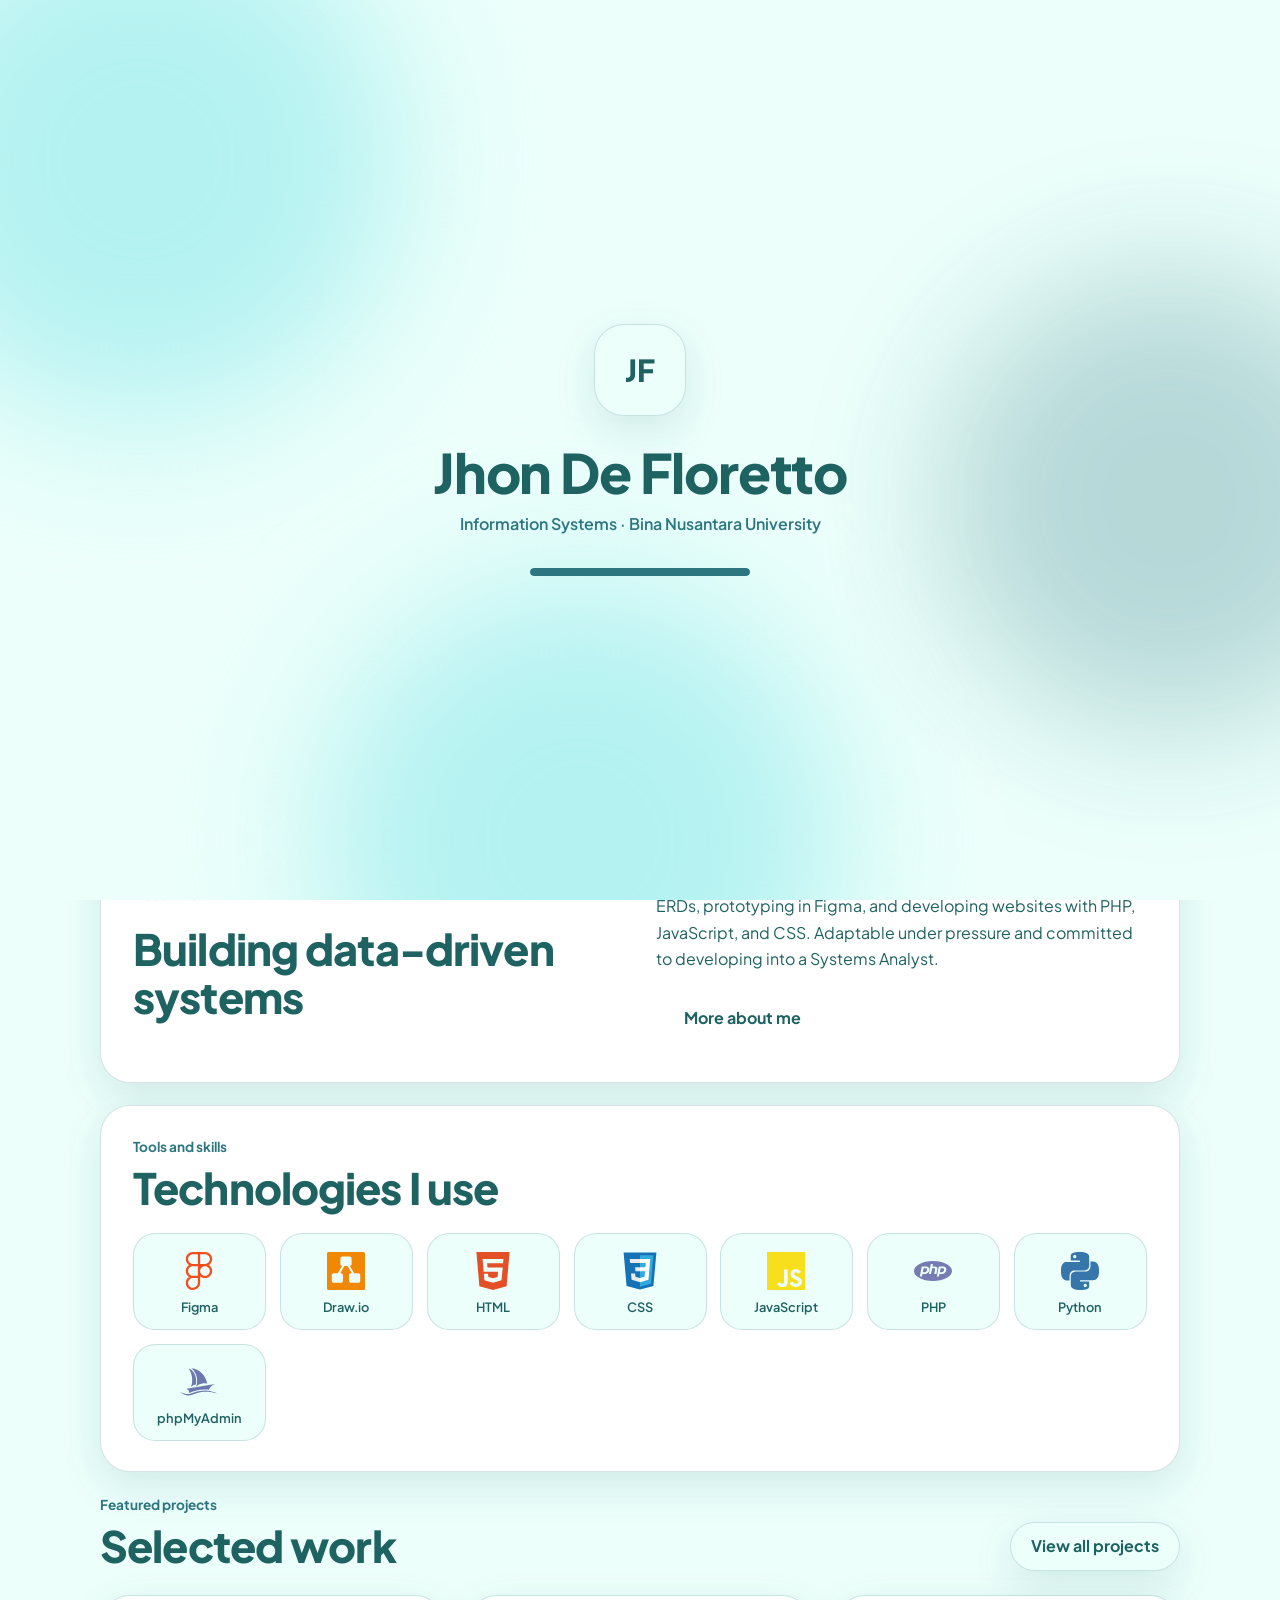
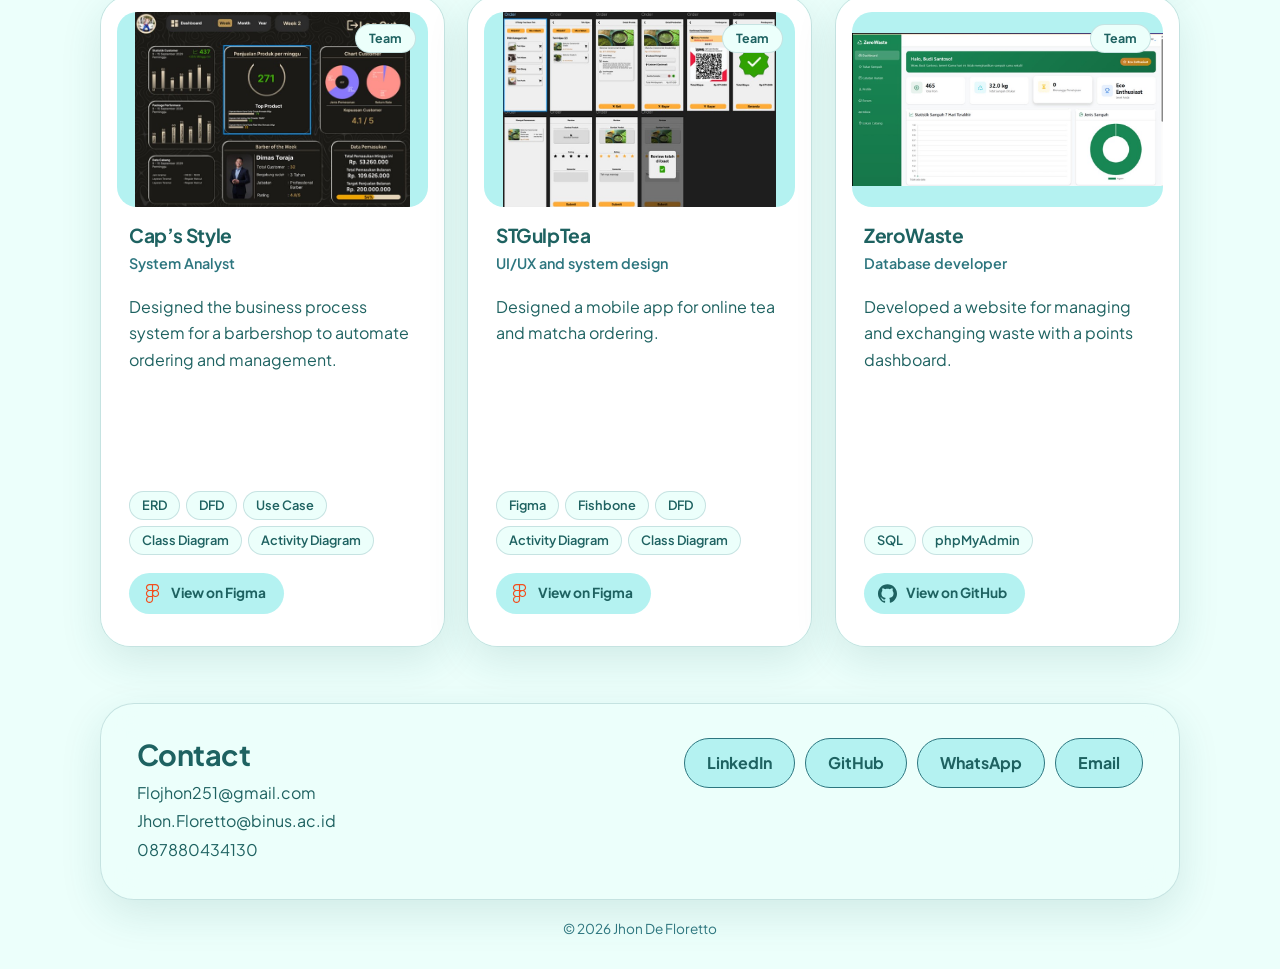
<file: index.html>
<!doctype html>
<html lang="en">
  <head>
    <meta charset="utf-8" />
    <meta
      name="viewport"
      content="width=device-width, initial-scale=1, viewport-fit=cover"
    />
    <title>Portfolio | Jhon De Floretto</title>
    <script>
      (function () {
        var d = document.documentElement,
          t = location.hash === "#t";
        if (t) d.classList.add("arriving", "nosplash");
      })();
    </script>
    <link rel="preconnect" href="https://fonts.googleapis.com" />
    <link rel="preconnect" href="https://fonts.gstatic.com" crossorigin />
    <link
      href="https://fonts.googleapis.com/css2?family=Plus+Jakarta+Sans:wght@400;500;600;700;800&display=swap"
      rel="stylesheet"
    />
    <link rel="stylesheet" href="style.css" />
    <noscript
      ><style>
        .rv {
          opacity: 1;
          --ty: 0px;
        }
        .w > span {
          transform: none;
        }
        .hero .lab,
        .hero .role,
        .hero .d,
        .hero .btns,
        .hero .pw {
          opacity: 1;
          transform: none;
        }
      </style></noscript
    >
  </head>
  <body>
    <div class="bg"><i></i><i></i><i></i></div>
    <div id="prog"></div>
    <div id="splash">
      <div class="bg"><i></i><i></i><i></i></div>
      <div class="sp">
        <div class="mark glass">JF</div>
        <h1>Jhon De Floretto</h1>
        <p>Information Systems · Bina Nusantara University</p>
        <div class="ld"><i></i></div>
      </div>
    </div>
    <div id="cv" aria-hidden="true"><i></i><i></i></div>
    <header>
      <div class="bar glass">
        <a class="logo" href="index.html"
          ><b>JF</b
          ><span
            ><strong>Jhon De Floretto</strong
            ><small>Information Systems Student</small></span
          ></a
        >
        <nav>
          <a href="index.html" class="on" aria-current="page">Home</a
          ><a href="about.html">About Me</a
          ><a href="experience.html">My Experience</a
          ><a href="skills.html">Skills</a><a href="projects.html">Project</a>
        </nav>
        <a class="cta" href="#contact">Contact</a>
      </div>
    </header>
    <main class="page">
      <section class="hero">
        <div>
          <p class="lab">Hello, I’m</p>
          <h1 data-split>Jhon De Floretto</h1>
          <p class="role">Aspiring Systems Analyst</p>
          <p class="d">
            Master Track student in Information Systems at Bina Nusantara
            University, with strong analytical skills in database design,
            systems analysis, and requirements analysis.
          </p>
          <div class="btns">
            <a class="btn" href="projects.html">View my projects</a
            ><a class="btn alt" href="about.html">About me</a>
          </div>
        </div>
        <div class="pw">
          <div
            class="frame glass tilt flip"
            tabindex="0"
            aria-label="Profile photo. Press to flip and read about me"
          >
            <div class="fl">
              <div class="face front">
                <img
                  src="photo.jpg"
                  alt="Portrait of Jhon De Floretto in a black suit and navy tie"
                />
              </div>
              <div class="face back">
                <p class="lab">Hello, I’m</p>
                <h3>Jhon De Floretto</h3>
                <p class="meta">Aspiring Systems Analyst</p>
                <p class="bio">
                  Information Systems student at Binus University with a deep
                  interest in data-driven system development. I have hands-on
                  experience in database design, programming, and systems
                  analysis, and I’m used to translating business needs into
                  efficient technology solutions.
                </p>
                <ul class="facts">
                  <li>
                    <b>Education:</b> Master of Information Systems Management,
                    Binus University (2024 – Present), GPA 3.95
                  </li>
                  <li>
                    <b>Databases:</b> phpMyAdmin, Oracle, SQL Server Management
                    Studio
                  </li>
                  <li>
                    <b>Design:</b> ERDs with Draw.io and Power Pivot,
                    prototyping in Figma
                  </li>
                </ul>
                <div class="dl">
                  <a
                    class="btn"
                    href="https://drive.google.com/file/d/1fjqSUigGa7xUplwuHCnjZhvGOA30FbG3/view?usp=sharing"
                    target="_blank"
                    rel="noopener"
                    ><svg viewBox="0 0 24 24" aria-hidden="true">
                      <path
                        d="M12 3v12m0 0l-5-5m5 5l5-5M5 20h14"
                        fill="none"
                        stroke="currentColor"
                        stroke-width="2.2"
                        stroke-linecap="round"
                        stroke-linejoin="round"
                      />
                    </svg>
                    Download CV</a
                  ><a
                    class="btn alt"
                    href="https://drive.google.com/file/d/1L7vzZMmnB6mXG7-LMbK3HXnxAHoeU4X5/view?usp=sharing"
                    target="_blank"
                    rel="noopener"
                    ><svg viewBox="0 0 24 24" aria-hidden="true">
                      <path
                        d="M12 3v12m0 0l-5-5m5 5l5-5M5 20h14"
                        fill="none"
                        stroke="currentColor"
                        stroke-width="2.2"
                        stroke-linecap="round"
                        stroke-linejoin="round"
                      />
                    </svg>
                    Download Portfolio</a
                  >
                </div>
              </div>
            </div>
          </div>
          <div class="badges">
            <div class="badge glass">
              <b data-count="3.95" data-dec="2">3.95</b
              ><span>GPA, Master of Information Systems Management</span>
            </div>
            <div class="badge glass">
              <b data-count="9">9</b
              ><span
                >Projects in analysis, design, and web, plus 1 research
                paper</span
              >
            </div>
          </div>
        </div>
      </section>
      <div class="card about rv">
        <div>
          <p class="lab">About me</p>
          <h2 style="margin-bottom: 14px">Building data-driven systems</h2>
        </div>
        <div>
          <p>
            Experienced in building and managing databases, designing ERDs,
            prototyping in Figma, and developing websites with PHP, JavaScript,
            and CSS. Adaptable under pressure and committed to developing into a
            Systems Analyst.
          </p>
          <a class="btn alt" href="about.html" style="display: inline-block"
            >More about me</a
          >
        </div>
      </div>
      <div class="card rv">
        <p class="lab">Tools and skills</p>
        <h2 style="margin-bottom: 20px">Technologies I use</h2>
        <div class="tiles">
          <div class="tile rv tilt">
            <svg viewBox="0 0 24 24" aria-hidden="true">
              <path
                fill="#F24E1E"
                d="M15.852 8.981h-4.588V0h4.588c2.476 0 4.49 2.014 4.49 4.49s-2.014 4.491-4.49 4.491zM12.735 7.51h3.117c1.665 0 3.019-1.355 3.019-3.019s-1.355-3.019-3.019-3.019h-3.117V7.51zm0 1.471H8.148c-2.476 0-4.49-2.014-4.49-4.49S5.672 0 8.148 0h4.588v8.981zm-4.587-7.51c-1.665 0-3.019 1.355-3.019 3.019s1.354 3.02 3.019 3.02h3.117V1.471H8.148zm4.587 15.019H8.148c-2.476 0-4.49-2.014-4.49-4.49s2.014-4.49 4.49-4.49h4.588v8.98zM8.148 8.981c-1.665 0-3.019 1.355-3.019 3.019s1.355 3.019 3.019 3.019h3.117V8.981H8.148zM8.172 24c-2.489 0-4.515-2.014-4.515-4.49s2.014-4.49 4.49-4.49h4.588v4.441c0 2.503-2.047 4.539-4.563 4.539zm-.024-7.51a3.023 3.023 0 0 0-3.019 3.019c0 1.665 1.365 3.019 3.044 3.019 1.705 0 3.093-1.376 3.093-3.068v-2.97H8.148zm7.704 0h-.098c-2.476 0-4.49-2.014-4.49-4.49s2.014-4.49 4.49-4.49h.098c2.476 0 4.49 2.014 4.49 4.49s-2.014 4.49-4.49 4.49zm-.097-7.509c-1.665 0-3.019 1.355-3.019 3.019s1.355 3.019 3.019 3.019h.098c1.665 0 3.019-1.355 3.019-3.019s-1.355-3.019-3.019-3.019h-.098z"
              /></svg
            >Figma
          </div>
          <div class="tile rv tilt">
            <svg viewBox="0 0 24 24" aria-hidden="true">
              <path
                fill="#F08705"
                d="M19.69 13.419h-2.527l-2.667-4.555a1.292 1.292 0 001.035-1.28V4.16c0-.725-.576-1.312-1.302-1.312H9.771c-.726 0-1.312.576-1.312 1.301v3.435c0 .619.426 1.152 1.034 1.28l-2.666 4.555H4.309c-.725 0-1.312.576-1.312 1.301v3.435c0 .725.576 1.312 1.302 1.312h4.458c.726 0 1.312-.576 1.312-1.302v-3.434c0-.726-.576-1.312-1.301-1.312h-.437l2.645-4.523h2.059l2.656 4.523h-.438c-.725 0-1.312.576-1.312 1.301v3.435c0 .725.576 1.312 1.302 1.312H19.7c.726 0 1.312-.576 1.312-1.302v-3.434c0-.726-.576-1.312-1.301-1.312zM24 22.976c0 .565-.459 1.024-1.013 1.024H1.024A1.022 1.022 0 010 22.987V1.024C0 .459.459 0 1.013 0h21.963C23.541 0 24 .459 24 1.013z"
              /></svg
            >Draw.io
          </div>
          <div class="tile rv tilt">
            <svg viewBox="0 0 24 24" aria-hidden="true">
              <path
                fill="#E34F26"
                d="M1.5 0h21l-1.91 21.563L11.977 24l-8.564-2.438L1.5 0zm7.031 9.75l-.232-2.718 10.059.003.23-2.622L5.412 4.41l.698 8.01h9.126l-.326 3.426-2.91.804-2.955-.81-.188-2.11H6.248l.33 4.171L12 19.351l5.379-1.443.744-8.157H8.531z"
              /></svg
            >HTML
          </div>
          <div class="tile rv tilt">
            <svg aria-hidden="true" viewBox="0 0 128 128">
              <path
                fill="#1572B6"
                d="M18.814 114.123L8.76 1.352h110.48l-10.064 112.754-45.243 12.543-45.119-12.526z"
              />
              <path
                fill="#33A9DC"
                d="M64.001 117.062l36.559-10.136 8.601-96.354h-45.16v106.49z"
              />
              <path
                fill="#fff"
                d="M64.001 51.429h18.302l1.264-14.163H64.001V23.435h34.682l-.332 3.711-3.4 38.114h-30.95V51.429z"
              />
              <path
                fill="#EBEBEB"
                d="M64.083 87.349l-.061.018-15.403-4.159-.985-11.031H33.752l1.937 21.717 28.331 7.863.063-.018v-14.39z"
              />
              <path
                fill="#fff"
                d="M81.127 64.675l-1.666 18.522-15.426 4.164v14.39l28.354-7.858.208-2.337 2.406-26.881H81.127z"
              />
              <path
                fill="#EBEBEB"
                d="M64.048 23.435v13.831H30.64l-.277-3.108-.63-7.012-.331-3.711h34.646zm-.047 27.996v13.831H48.792l-.277-3.108-.631-7.012-.33-3.711h16.447z"
              /></svg
            >CSS
          </div>
          <div class="tile rv tilt">
            <svg viewBox="0 0 24 24" aria-hidden="true">
              <path
                fill="#F7DF1E"
                d="M0 0h24v24H0V0zm22.034 18.276c-.175-1.095-.888-2.015-3.003-2.873-.736-.345-1.554-.585-1.797-1.14-.091-.33-.105-.51-.046-.705.15-.646.915-.84 1.515-.66.39.12.75.42.976.9 1.034-.676 1.034-.676 1.755-1.125-.27-.42-.404-.601-.586-.78-.63-.705-1.469-1.065-2.834-1.034l-.705.089c-.676.165-1.32.525-1.71 1.005-1.14 1.291-.811 3.541.569 4.471 1.365 1.02 3.361 1.244 3.616 2.205.24 1.17-.87 1.545-1.966 1.41-.811-.18-1.26-.586-1.755-1.336l-1.83 1.051c.21.48.45.689.81 1.109 1.74 1.756 6.09 1.666 6.871-1.004.029-.09.24-.705.074-1.65l.046.067zm-8.983-7.245h-2.248c0 1.938-.009 3.864-.009 5.805 0 1.232.063 2.363-.138 2.711-.33.689-1.18.601-1.566.48-.396-.196-.597-.466-.83-.855-.063-.105-.11-.196-.127-.196l-1.825 1.125c.305.63.75 1.172 1.324 1.517.855.51 2.004.675 3.207.405.783-.226 1.458-.691 1.811-1.411.51-.93.402-2.07.397-3.346.012-2.054 0-4.109 0-6.179l.004-.056z"
              /></svg
            >JavaScript
          </div>
          <div class="tile rv tilt">
            <svg viewBox="0 0 24 24" aria-hidden="true">
              <path
                fill="#777BB4"
                d="M7.01 10.207h-.944l-.515 2.648h.838c.556 0 .97-.105 1.242-.314.272-.21.455-.559.55-1.049.092-.47.05-.802-.124-.995-.175-.193-.523-.29-1.047-.29zM12 5.688C5.373 5.688 0 8.514 0 12s5.373 6.313 12 6.313S24 15.486 24 12c0-3.486-5.373-6.312-12-6.312zm-3.26 7.451c-.261.25-.575.438-.917.551-.336.108-.765.164-1.285.164H5.357l-.327 1.681H3.652l1.23-6.326h2.65c.797 0 1.378.209 1.744.628.366.418.476 1.002.33 1.752a2.836 2.836 0 0 1-.305.847c-.143.255-.33.49-.561.703zm4.024.715l.543-2.799c.063-.318.039-.536-.068-.651-.107-.116-.336-.174-.687-.174H11.46l-.704 3.625H9.388l1.23-6.327h1.367l-.327 1.682h1.218c.767 0 1.295.134 1.586.401s.378.7.263 1.299l-.572 2.944h-1.389zm7.597-2.265a2.782 2.782 0 0 1-.305.847c-.143.255-.33.49-.561.703a2.44 2.44 0 0 1-.917.551c-.336.108-.765.164-1.286.164h-1.18l-.327 1.682h-1.378l1.23-6.326h2.649c.797 0 1.378.209 1.744.628.366.417.477 1.001.331 1.751zM17.766 10.207h-.943l-.516 2.648h.838c.557 0 .971-.105 1.242-.314.272-.21.455-.559.551-1.049.092-.47.049-.802-.125-.995s-.524-.29-1.047-.29z"
              /></svg
            >PHP
          </div>
          <div class="tile rv tilt">
            <svg viewBox="0 0 24 24" aria-hidden="true">
              <path
                fill="#3776AB"
                d="M14.25.18l.9.2.73.26.59.3.45.32.34.34.25.34.16.33.1.3.04.26.02.2-.01.13V8.5l-.05.63-.13.55-.21.46-.26.38-.3.31-.33.25-.35.19-.35.14-.33.1-.3.07-.26.04-.21.02H8.77l-.69.05-.59.14-.5.22-.41.27-.33.32-.27.35-.2.36-.15.37-.1.35-.07.32-.04.27-.02.21v3.06H3.17l-.21-.03-.28-.07-.32-.12-.35-.18-.36-.26-.36-.36-.35-.46-.32-.59-.28-.73-.21-.88-.14-1.05-.05-1.23.06-1.22.16-1.04.24-.87.32-.71.36-.57.4-.44.42-.33.42-.24.4-.16.36-.1.32-.05.24-.01h.16l.06.01h8.16v-.83H6.18l-.01-2.75-.02-.37.05-.34.11-.31.17-.28.25-.26.31-.23.38-.2.44-.18.51-.15.58-.12.64-.1.71-.06.77-.04.84-.02 1.27.05zm-6.3 1.98l-.23.33-.08.41.08.41.23.34.33.22.41.09.41-.09.33-.22.23-.34.08-.41-.08-.41-.23-.33-.33-.22-.41-.09-.41.09zm13.09 3.95l.28.06.32.12.35.18.36.27.36.35.35.47.32.59.28.73.21.88.14 1.04.05 1.23-.06 1.23-.16 1.04-.24.86-.32.71-.36.57-.4.45-.42.33-.42.24-.4.16-.36.09-.32.05-.24.02-.16-.01h-8.22v.82h5.84l.01 2.76.02.36-.05.34-.11.31-.17.29-.25.25-.31.24-.38.2-.44.17-.51.15-.58.13-.64.09-.71.07-.77.04-.84.01-1.27-.04-1.07-.14-.9-.2-.73-.25-.59-.3-.45-.33-.34-.34-.25-.34-.16-.33-.1-.3-.04-.25-.02-.2.01-.13v-5.34l.05-.64.13-.54.21-.46.26-.38.3-.32.33-.24.35-.2.35-.14.33-.1.3-.06.26-.04.21-.02.13-.01h5.84l.69-.05.59-.14.5-.21.41-.28.33-.32.27-.35.2-.36.15-.36.1-.35.07-.32.04-.28.02-.21V6.07h2.09l.14.01zm-6.47 14.25l-.23.33-.08.41.08.41.23.33.33.23.41.08.41-.08.33-.23.23-.33.08-.41-.08-.41-.23-.33-.33-.23-.41-.08-.41.08z"
              /></svg
            >Python
          </div>
          <div class="tile rv tilt">
            <svg viewBox="0 0 24 24" aria-hidden="true">
              <path
                fill="#6C78AF"
                d="M5.463 3.476C6.69 5.225 7.497 7.399 7.68 9.798a12.9 12.9 0 0 1-.672 5.254 4.29 4.29 0 0 1 2.969-1.523c.05-.004.099-.006.148-.008.08-.491.47-3.45-.977-6.68-1.068-2.386-3-3.16-3.685-3.365Zm1.777.037s2.406 1.066 3.326 5.547c.607 2.955.049 4.836-.402 5.773a7.347 7.347 0 0 1 4.506-1.994c.86-.065 1.695.02 2.482.233-.1-.741-.593-3.414-2.732-5.92-3.263-3.823-7.18-3.64-7.18-3.64Zm14.817 9.701-17.92 3.049a2.284 2.284 0 0 1 1.535 2.254 2.31 2.31 0 0 1-.106.61c.055-.027 2.689-1.275 6.342-2.034 3.238-.673 5.723-.36 6.285-.273a6.46 6.46 0 0 1 3.864-3.606zm-6.213 4.078c-2.318 0-4.641.495-6.614 1.166-2.868.976-2.951 1.348-5.55 1.043C1.844 19.286 0 18.386 0 18.386s2.406 1.97 4.914 2.127c1.986.125 3.505-.822 5.315-1.414 2.661-.871 4.511-.97 6.253-.975C19.361 18.116 24 19.353 24 19.353s-2.11-1.044-5.033-1.72a13.885 13.885 0 0 0-3.123-.34Z"
              /></svg
            >phpMyAdmin
          </div>
        </div>
      </div>
      <div class="more">
        <div>
          <p class="lab">Featured projects</p>
          <h2>Selected work</h2>
        </div>
        <a class="glass" href="projects.html">View all projects</a>
      </div>
      <div class="grid">
        <article
          class="card rv tilt flip"
          tabindex="0"
          aria-label="Cap’s Style — press to flip for details"
        >
          <div class="fl">
            <div class="face front">
              <span class="tag">Team</span
              ><button
                class="pic"
                type="button"
                data-lightbox="cap.jpg"
                data-cap="Cap’s Style"
              >
                <img
                  src="cap.jpg"
                  alt="Dashboard design for the Cap’s Style barbershop system"
                  loading="lazy"
                /><span class="zoom">View image</span>
              </button>
              <div class="in">
                <h3>Cap’s Style</h3>
                <p class="meta">System Analyst</p>
                <p>
                  Designed the business process system for a barbershop to
                  automate ordering and management.
                </p>
                <div class="tools">
                  <span>ERD</span><span>DFD</span><span>Use Case</span
                  ><span>Class Diagram</span><span>Activity Diagram</span>
                </div>
                <a
                  class="view"
                  href="https://www.figma.com/proto/UPyUlLnW04OOwvaFUleBT7/Untitled?node-id=4-33&starting-point-node-id=4%3A33"
                  target="_blank"
                  rel="noopener"
                  aria-label="View Cap’s Style on Figma"
                  ><svg viewBox="0 0 24 24" aria-hidden="true">
                    <path
                      fill="#F24E1E"
                      d="M15.852 8.981h-4.588V0h4.588c2.476 0 4.49 2.014 4.49 4.49s-2.014 4.491-4.49 4.491zM12.735 7.51h3.117c1.665 0 3.019-1.355 3.019-3.019s-1.355-3.019-3.019-3.019h-3.117V7.51zm0 1.471H8.148c-2.476 0-4.49-2.014-4.49-4.49S5.672 0 8.148 0h4.588v8.981zm-4.587-7.51c-1.665 0-3.019 1.355-3.019 3.019s1.354 3.02 3.019 3.02h3.117V1.471H8.148zm4.587 15.019H8.148c-2.476 0-4.49-2.014-4.49-4.49s2.014-4.49 4.49-4.49h4.588v8.98zM8.148 8.981c-1.665 0-3.019 1.355-3.019 3.019s1.355 3.019 3.019 3.019h3.117V8.981H8.148zM8.172 24c-2.489 0-4.515-2.014-4.515-4.49s2.014-4.49 4.49-4.49h4.588v4.441c0 2.503-2.047 4.539-4.563 4.539zm-.024-7.51a3.023 3.023 0 0 0-3.019 3.019c0 1.665 1.365 3.019 3.044 3.019 1.705 0 3.093-1.376 3.093-3.068v-2.97H8.148zm7.704 0h-.098c-2.476 0-4.49-2.014-4.49-4.49s2.014-4.49 4.49-4.49h.098c2.476 0 4.49 2.014 4.49 4.49s-2.014 4.49-4.49 4.49zm-.097-7.509c-1.665 0-3.019 1.355-3.019 3.019s1.355 3.019 3.019 3.019h.098c1.665 0 3.019-1.355 3.019-3.019s-1.355-3.019-3.019-3.019h-.098z"
                    />
                  </svg>
                  View on Figma</a
                >
              </div>
            </div>
            <div class="face back">
              <p class="lab">
                Team project · Information System Analysis and Design course
              </p>
              <h3>Cap’s Style</h3>
              <p class="meta">System Analyst</p>
              <p class="lbl">Overview</p>
              <p>
                A group project where we designed the business process of the
                “Captain Barber” barbershop to run more efficiently and
                automatically, especially customer ordering and process
                management, including a dashboard for sales, customers,
                packages, branches, and revenue.
              </p>
              <p class="lbl">What I did</p>
              <ul>
                <li>Worked as the team’s system analyst.</li>
                <li>Designed the ERD and the Class Diagram.</li>
                <li>Mapped the data flow with a DFD.</li>
                <li>Created several Use Case and Activity Diagrams.</li>
                <li>Used Draw.io and Visual Paradigm for the diagrams.</li>
              </ul>
              <div class="acts">
                <a
                  class="view"
                  href="https://www.figma.com/proto/UPyUlLnW04OOwvaFUleBT7/Untitled?node-id=4-33&starting-point-node-id=4%3A33"
                  target="_blank"
                  rel="noopener"
                  ><svg viewBox="0 0 24 24" aria-hidden="true">
                    <path
                      fill="#F24E1E"
                      d="M15.852 8.981h-4.588V0h4.588c2.476 0 4.49 2.014 4.49 4.49s-2.014 4.491-4.49 4.491zM12.735 7.51h3.117c1.665 0 3.019-1.355 3.019-3.019s-1.355-3.019-3.019-3.019h-3.117V7.51zm0 1.471H8.148c-2.476 0-4.49-2.014-4.49-4.49S5.672 0 8.148 0h4.588v8.981zm-4.587-7.51c-1.665 0-3.019 1.355-3.019 3.019s1.354 3.02 3.019 3.02h3.117V1.471H8.148zm4.587 15.019H8.148c-2.476 0-4.49-2.014-4.49-4.49s2.014-4.49 4.49-4.49h4.588v8.98zM8.148 8.981c-1.665 0-3.019 1.355-3.019 3.019s1.355 3.019 3.019 3.019h3.117V8.981H8.148zM8.172 24c-2.489 0-4.515-2.014-4.515-4.49s2.014-4.49 4.49-4.49h4.588v4.441c0 2.503-2.047 4.539-4.563 4.539zm-.024-7.51a3.023 3.023 0 0 0-3.019 3.019c0 1.665 1.365 3.019 3.044 3.019 1.705 0 3.093-1.376 3.093-3.068v-2.97H8.148zm7.704 0h-.098c-2.476 0-4.49-2.014-4.49-4.49s2.014-4.49 4.49-4.49h.098c2.476 0 4.49 2.014 4.49 4.49s-2.014 4.49-4.49 4.49zm-.097-7.509c-1.665 0-3.019 1.355-3.019 3.019s1.355 3.019 3.019 3.019h.098c1.665 0 3.019-1.355 3.019-3.019s-1.355-3.019-3.019-3.019h-.098z"
                    />
                  </svg>
                  View on Figma</a
                >
              </div>
            </div>
          </div>
        </article>
        <article
          class="card rv tilt flip"
          tabindex="0"
          aria-label="STGulpTea — press to flip for details"
        >
          <div class="fl">
            <div class="face front">
              <span class="tag">Team</span
              ><button
                class="pic"
                type="button"
                data-lightbox="stgulptea.jpg"
                data-cap="STGulpTea"
              >
                <img
                  src="stgulptea.jpg"
                  alt="Mobile app screens for STGulpTea tea ordering"
                  loading="lazy"
                /><span class="zoom">View image</span>
              </button>
              <div class="in">
                <h3>STGulpTea</h3>
                <p class="meta">UI/UX and system design</p>
                <p>Designed a mobile app for online tea and matcha ordering.</p>
                <div class="tools">
                  <span>Figma</span><span>Fishbone</span><span>DFD</span
                  ><span>Activity Diagram</span><span>Class Diagram</span>
                </div>
                <a
                  class="view"
                  href="https://www.figma.com/design/BtXgfFF76Al51pSpiuJZuM/Untitled?node-id=0-1&p=f&t=4jkxa110dBilZIH3-0"
                  target="_blank"
                  rel="noopener"
                  aria-label="View STGulpTea on Figma"
                  ><svg viewBox="0 0 24 24" aria-hidden="true">
                    <path
                      fill="#F24E1E"
                      d="M15.852 8.981h-4.588V0h4.588c2.476 0 4.49 2.014 4.49 4.49s-2.014 4.491-4.49 4.491zM12.735 7.51h3.117c1.665 0 3.019-1.355 3.019-3.019s-1.355-3.019-3.019-3.019h-3.117V7.51zm0 1.471H8.148c-2.476 0-4.49-2.014-4.49-4.49S5.672 0 8.148 0h4.588v8.981zm-4.587-7.51c-1.665 0-3.019 1.355-3.019 3.019s1.354 3.02 3.019 3.02h3.117V1.471H8.148zm4.587 15.019H8.148c-2.476 0-4.49-2.014-4.49-4.49s2.014-4.49 4.49-4.49h4.588v8.98zM8.148 8.981c-1.665 0-3.019 1.355-3.019 3.019s1.355 3.019 3.019 3.019h3.117V8.981H8.148zM8.172 24c-2.489 0-4.515-2.014-4.515-4.49s2.014-4.49 4.49-4.49h4.588v4.441c0 2.503-2.047 4.539-4.563 4.539zm-.024-7.51a3.023 3.023 0 0 0-3.019 3.019c0 1.665 1.365 3.019 3.044 3.019 1.705 0 3.093-1.376 3.093-3.068v-2.97H8.148zm7.704 0h-.098c-2.476 0-4.49-2.014-4.49-4.49s2.014-4.49 4.49-4.49h.098c2.476 0 4.49 2.014 4.49 4.49s-2.014 4.49-4.49 4.49zm-.097-7.509c-1.665 0-3.019 1.355-3.019 3.019s1.355 3.019 3.019 3.019h.098c1.665 0 3.019-1.355 3.019-3.019s-1.355-3.019-3.019-3.019h-.098z"
                    />
                  </svg>
                  View on Figma</a
                >
              </div>
            </div>
            <div class="face back">
              <p class="lab">Team project · Mobile app</p>
              <h3>STGulpTea</h3>
              <p class="meta">UI/UX and system design</p>
              <p class="lbl">Overview</p>
              <p>
                A mobile app for ordering tea and matcha online, built with my
                team. It covers the full flow: product details, payment, order
                confirmation, and a review after the product is received.
              </p>
              <p class="lbl">What I did</p>
              <ul>
                <li>Designed the user-friendly UI/UX in Figma.</li>
                <li>
                  Drew a Fishbone Diagram to find the root cause behind the
                  development needs.
                </li>
                <li>Mapped the data flow with a DFD.</li>
                <li>
                  Showed the step-by-step user flow with an Activity Diagram.
                </li>
                <li>Defined the system structure with a Class Diagram.</li>
              </ul>
              <div class="acts">
                <a
                  class="view"
                  href="https://www.figma.com/design/BtXgfFF76Al51pSpiuJZuM/Untitled?node-id=0-1&p=f&t=4jkxa110dBilZIH3-0"
                  target="_blank"
                  rel="noopener"
                  ><svg viewBox="0 0 24 24" aria-hidden="true">
                    <path
                      fill="#F24E1E"
                      d="M15.852 8.981h-4.588V0h4.588c2.476 0 4.49 2.014 4.49 4.49s-2.014 4.491-4.49 4.491zM12.735 7.51h3.117c1.665 0 3.019-1.355 3.019-3.019s-1.355-3.019-3.019-3.019h-3.117V7.51zm0 1.471H8.148c-2.476 0-4.49-2.014-4.49-4.49S5.672 0 8.148 0h4.588v8.981zm-4.587-7.51c-1.665 0-3.019 1.355-3.019 3.019s1.354 3.02 3.019 3.02h3.117V1.471H8.148zm4.587 15.019H8.148c-2.476 0-4.49-2.014-4.49-4.49s2.014-4.49 4.49-4.49h4.588v8.98zM8.148 8.981c-1.665 0-3.019 1.355-3.019 3.019s1.355 3.019 3.019 3.019h3.117V8.981H8.148zM8.172 24c-2.489 0-4.515-2.014-4.515-4.49s2.014-4.49 4.49-4.49h4.588v4.441c0 2.503-2.047 4.539-4.563 4.539zm-.024-7.51a3.023 3.023 0 0 0-3.019 3.019c0 1.665 1.365 3.019 3.044 3.019 1.705 0 3.093-1.376 3.093-3.068v-2.97H8.148zm7.704 0h-.098c-2.476 0-4.49-2.014-4.49-4.49s2.014-4.49 4.49-4.49h.098c2.476 0 4.49 2.014 4.49 4.49s-2.014 4.49-4.49 4.49zm-.097-7.509c-1.665 0-3.019 1.355-3.019 3.019s1.355 3.019 3.019 3.019h.098c1.665 0 3.019-1.355 3.019-3.019s-1.355-3.019-3.019-3.019h-.098z"
                    />
                  </svg>
                  View on Figma</a
                >
              </div>
            </div>
          </div>
        </article>
        <article
          class="card rv tilt flip"
          tabindex="0"
          aria-label="ZeroWaste — press to flip for details"
        >
          <div class="fl">
            <div class="face front">
              <span class="tag">Team</span
              ><button
                class="pic"
                type="button"
                data-lightbox="zerowaste.jpg"
                data-cap="ZeroWaste"
              >
                <img
                  src="zerowaste.jpg"
                  alt="ZeroWaste dashboard showing points and waste statistics"
                  loading="lazy"
                /><span class="zoom">View image</span>
              </button>
              <div class="in">
                <h3>ZeroWaste</h3>
                <p class="meta">Database developer</p>
                <p>
                  Developed a website for managing and exchanging waste with a
                  points dashboard.
                </p>
                <div class="tools"><span>SQL</span><span>phpMyAdmin</span></div>
                <a
                  class="view"
                  href="https://github.com/JhonDeFloretto/Tugas_Akhir_Lecture"
                  target="_blank"
                  rel="noopener"
                  aria-label="View ZeroWaste on GitHub"
                  ><svg viewBox="0 0 24 24" aria-hidden="true">
                    <path
                      fill="#1E6261"
                      d="M12 .297c-6.63 0-12 5.373-12 12 0 5.303 3.438 9.8 8.205 11.385.6.113.82-.258.82-.577 0-.285-.01-1.04-.015-2.04-3.338.724-4.042-1.61-4.042-1.61C4.422 18.07 3.633 17.7 3.633 17.7c-1.087-.744.084-.729.084-.729 1.205.084 1.838 1.236 1.838 1.236 1.07 1.835 2.809 1.305 3.495.998.108-.776.417-1.305.76-1.605-2.665-.3-5.466-1.332-5.466-5.93 0-1.31.465-2.38 1.235-3.22-.135-.303-.54-1.523.105-3.176 0 0 1.005-.322 3.3 1.23.96-.267 1.98-.399 3-.405 1.02.006 2.04.138 3 .405 2.28-1.552 3.285-1.23 3.285-1.23.645 1.653.24 2.873.12 3.176.765.84 1.23 1.91 1.23 3.22 0 4.61-2.805 5.625-5.475 5.92.42.36.81 1.096.81 2.22 0 1.606-.015 2.896-.015 3.286 0 .315.21.69.825.57C20.565 22.092 24 17.592 24 12.297c0-6.627-5.373-12-12-12"
                    />
                  </svg>
                  View on GitHub</a
                >
              </div>
            </div>
            <div class="face back">
              <p class="lab">Team project · Website</p>
              <h3>ZeroWaste</h3>
              <p class="meta">Database developer</p>
              <p class="lbl">Overview</p>
              <p>
                A website built with my group: a digital platform that helps
                people manage and exchange waste in a more organized way. Its
                dashboard shows points statistics, total waste processed, waste
                deposit history, waste types, and the user’s membership status.
              </p>
              <p class="lbl">What I did</p>
              <ul>
                <li>
                  Contributed to the website’s development, focusing on the SQL
                  database.
                </li>
                <li>Built and managed the database directly in phpMyAdmin.</li>
              </ul>
              <div class="acts">
                <a
                  class="view"
                  href="https://github.com/JhonDeFloretto/Tugas_Akhir_Lecture"
                  target="_blank"
                  rel="noopener"
                  ><svg viewBox="0 0 24 24" aria-hidden="true">
                    <path
                      fill="#1E6261"
                      d="M12 .297c-6.63 0-12 5.373-12 12 0 5.303 3.438 9.8 8.205 11.385.6.113.82-.258.82-.577 0-.285-.01-1.04-.015-2.04-3.338.724-4.042-1.61-4.042-1.61C4.422 18.07 3.633 17.7 3.633 17.7c-1.087-.744.084-.729.084-.729 1.205.084 1.838 1.236 1.838 1.236 1.07 1.835 2.809 1.305 3.495.998.108-.776.417-1.305.76-1.605-2.665-.3-5.466-1.332-5.466-5.93 0-1.31.465-2.38 1.235-3.22-.135-.303-.54-1.523.105-3.176 0 0 1.005-.322 3.3 1.23.96-.267 1.98-.399 3-.405 1.02.006 2.04.138 3 .405 2.28-1.552 3.285-1.23 3.285-1.23.645 1.653.24 2.873.12 3.176.765.84 1.23 1.91 1.23 3.22 0 4.61-2.805 5.625-5.475 5.92.42.36.81 1.096.81 2.22 0 1.606-.015 2.896-.015 3.286 0 .315.21.69.825.57C20.565 22.092 24 17.592 24 12.297c0-6.627-5.373-12-12-12"
                    />
                  </svg>
                  View on GitHub</a
                >
              </div>
            </div>
          </div>
        </article>
      </div>
    </main>
    <footer>
      <div class="fc glass">
        <div>
          <h3>Contact</h3>
          <p>Flojhon251@gmail.com</p>
          <p>Jhon.Floretto@binus.ac.id</p>
          <p>087880434130</p>
        </div>
        <div class="links">
          <a
            href="https://www.linkedin.com/in/jhon-de-floretto-67709a324"
            target="_blank"
            rel="noopener"
            >LinkedIn</a
          >
          <a
            href="https://github.com/JhonDeFloretto"
            target="_blank"
            rel="noopener"
            >GitHub</a
          >
          <a href="https://wa.me/6287880434130" target="_blank" rel="noopener"
            >WhatsApp</a
          >
          <a href="mailto:Flojhon251@gmail.com">Email</a>
        </div>
      </div>
      <div class="copy">© 2026 Jhon De Floretto</div>
    </footer>
    <script src="main.js"></script>
  </body>
</html>
</file>
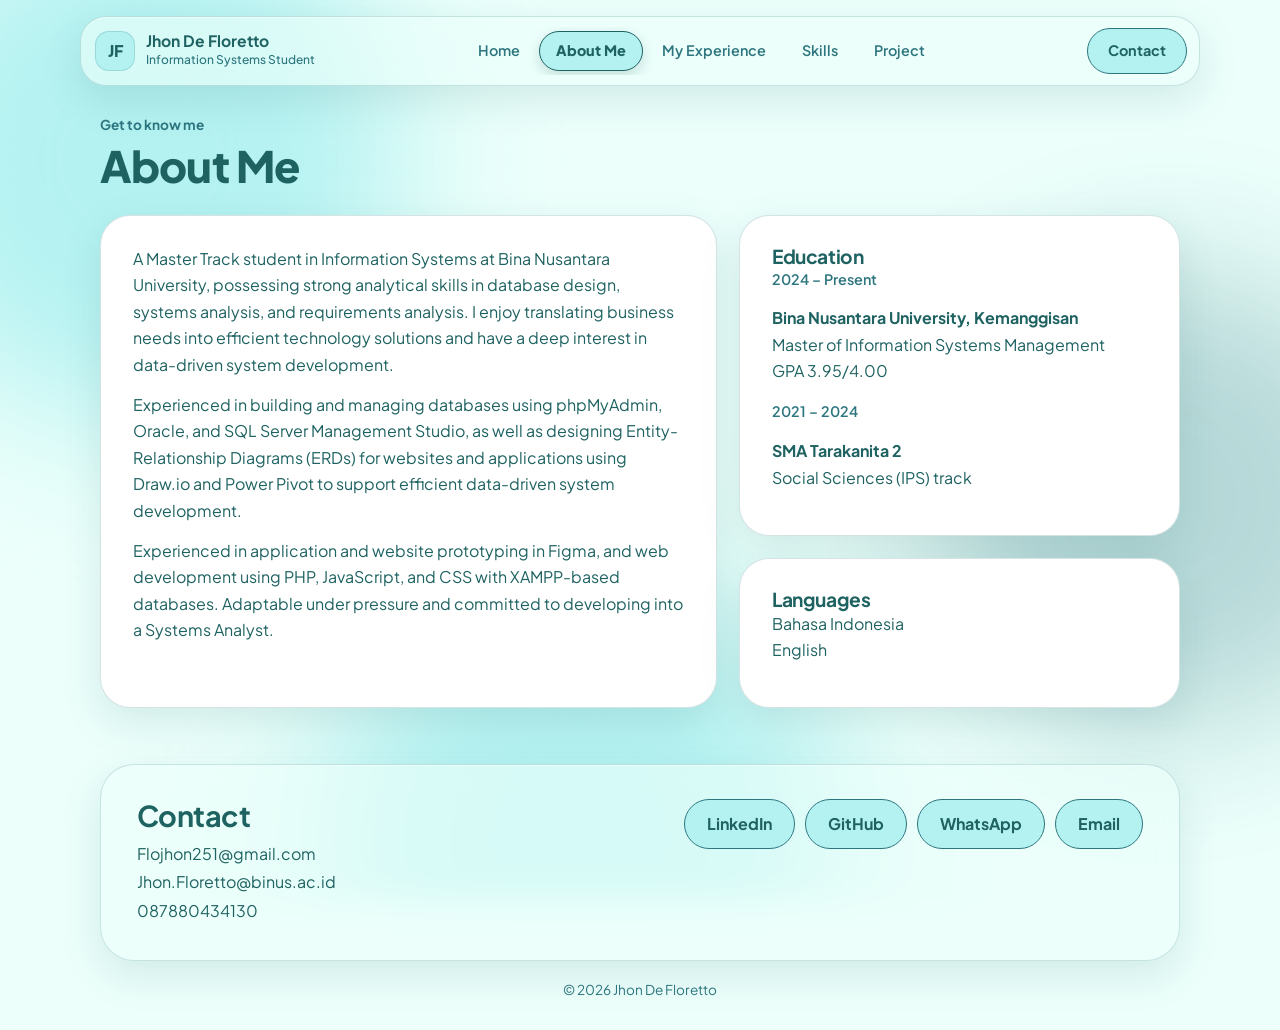
<file: about.html>
<!doctype html>
<html lang="en">
  <head>
    <meta charset="utf-8" />
    <meta
      name="viewport"
      content="width=device-width, initial-scale=1, viewport-fit=cover"
    />
    <title>About Me | Jhon De Floretto</title>
    <script>
      (function () {
        var d = document.documentElement,
          t = location.hash === "#t";
        if (t) d.classList.add("arriving", "nosplash");
      })();
    </script>
    <link rel="preconnect" href="https://fonts.googleapis.com" />
    <link rel="preconnect" href="https://fonts.gstatic.com" crossorigin />
    <link
      href="https://fonts.googleapis.com/css2?family=Plus+Jakarta+Sans:wght@400;500;600;700;800&display=swap"
      rel="stylesheet"
    />
    <link rel="stylesheet" href="style.css" />
    <noscript
      ><style>
        .rv {
          opacity: 1;
          --ty: 0px;
        }
        .w > span {
          transform: none;
        }
        .hero .lab,
        .hero .role,
        .hero .d,
        .hero .btns,
        .hero .pw {
          opacity: 1;
          transform: none;
        }
      </style></noscript
    >
  </head>
  <body>
    <div class="bg"><i></i><i></i><i></i></div>
    <div id="prog"></div>

    <div id="cv" aria-hidden="true"><i></i><i></i></div>
    <header>
      <div class="bar glass">
        <a class="logo" href="index.html"
          ><b>JF</b
          ><span
            ><strong>Jhon De Floretto</strong
            ><small>Information Systems Student</small></span
          ></a
        >
        <nav>
          <a href="index.html">Home</a
          ><a href="about.html" class="on" aria-current="page">About Me</a
          ><a href="experience.html">My Experience</a
          ><a href="skills.html">Skills</a><a href="projects.html">Project</a>
        </nav>
        <a class="cta" href="#contact">Contact</a>
      </div>
    </header>
    <main class="page">
      <p class="lab">Get to know me</p>
      <h2>About Me</h2>
      <div class="ab2">
        <div class="card rv">
          <p>
            A Master Track student in Information Systems at Bina Nusantara
            University, possessing strong analytical skills in database design,
            systems analysis, and requirements analysis. I enjoy translating
            business needs into efficient technology solutions and have a deep
            interest in data-driven system development.
          </p>
          <p>
            Experienced in building and managing databases using phpMyAdmin,
            Oracle, and SQL Server Management Studio, as well as designing
            Entity-Relationship Diagrams (ERDs) for websites and applications
            using Draw.io and Power Pivot to support efficient data-driven
            system development.
          </p>
          <p>
            Experienced in application and website prototyping in Figma, and web
            development using PHP, JavaScript, and CSS with XAMPP-based
            databases. Adaptable under pressure and committed to developing into
            a Systems Analyst.
          </p>
        </div>
        <div class="stk">
          <div class="card rv">
            <h3>Education</h3>
            <p class="meta">2024 – Present</p>
            <p>
              <b>Bina Nusantara University, Kemanggisan</b><br />Master of
              Information Systems Management<br />GPA 3.95/4.00
            </p>
            <p class="meta" style="margin-top: 16px">2021 – 2024</p>
            <p><b>SMA Tarakanita 2</b><br />Social Sciences (IPS) track</p>
          </div>
          <div class="card rv">
            <h3>Languages</h3>
            <p>Bahasa Indonesia<br />English</p>
          </div>
        </div>
      </div>
    </main>
    <footer>
      <div class="fc glass">
        <div>
          <h3>Contact</h3>
          <p>Flojhon251@gmail.com</p>
          <p>Jhon.Floretto@binus.ac.id</p>
          <p>087880434130</p>
        </div>
        <div class="links">
          <a
            href="https://www.linkedin.com/in/jhon-de-floretto-67709a324"
            target="_blank"
            rel="noopener"
            >LinkedIn</a
          >
          <a
            href="https://github.com/JhonDeFloretto"
            target="_blank"
            rel="noopener"
            >GitHub</a
          >
          <a href="https://wa.me/6287880434130" target="_blank" rel="noopener"
            >WhatsApp</a
          >
          <a href="mailto:Flojhon251@gmail.com">Email</a>
        </div>
      </div>
      <div class="copy">© 2026 Jhon De Floretto</div>
    </footer>
    <script src="main.js"></script>
  </body>
</html>
</file>
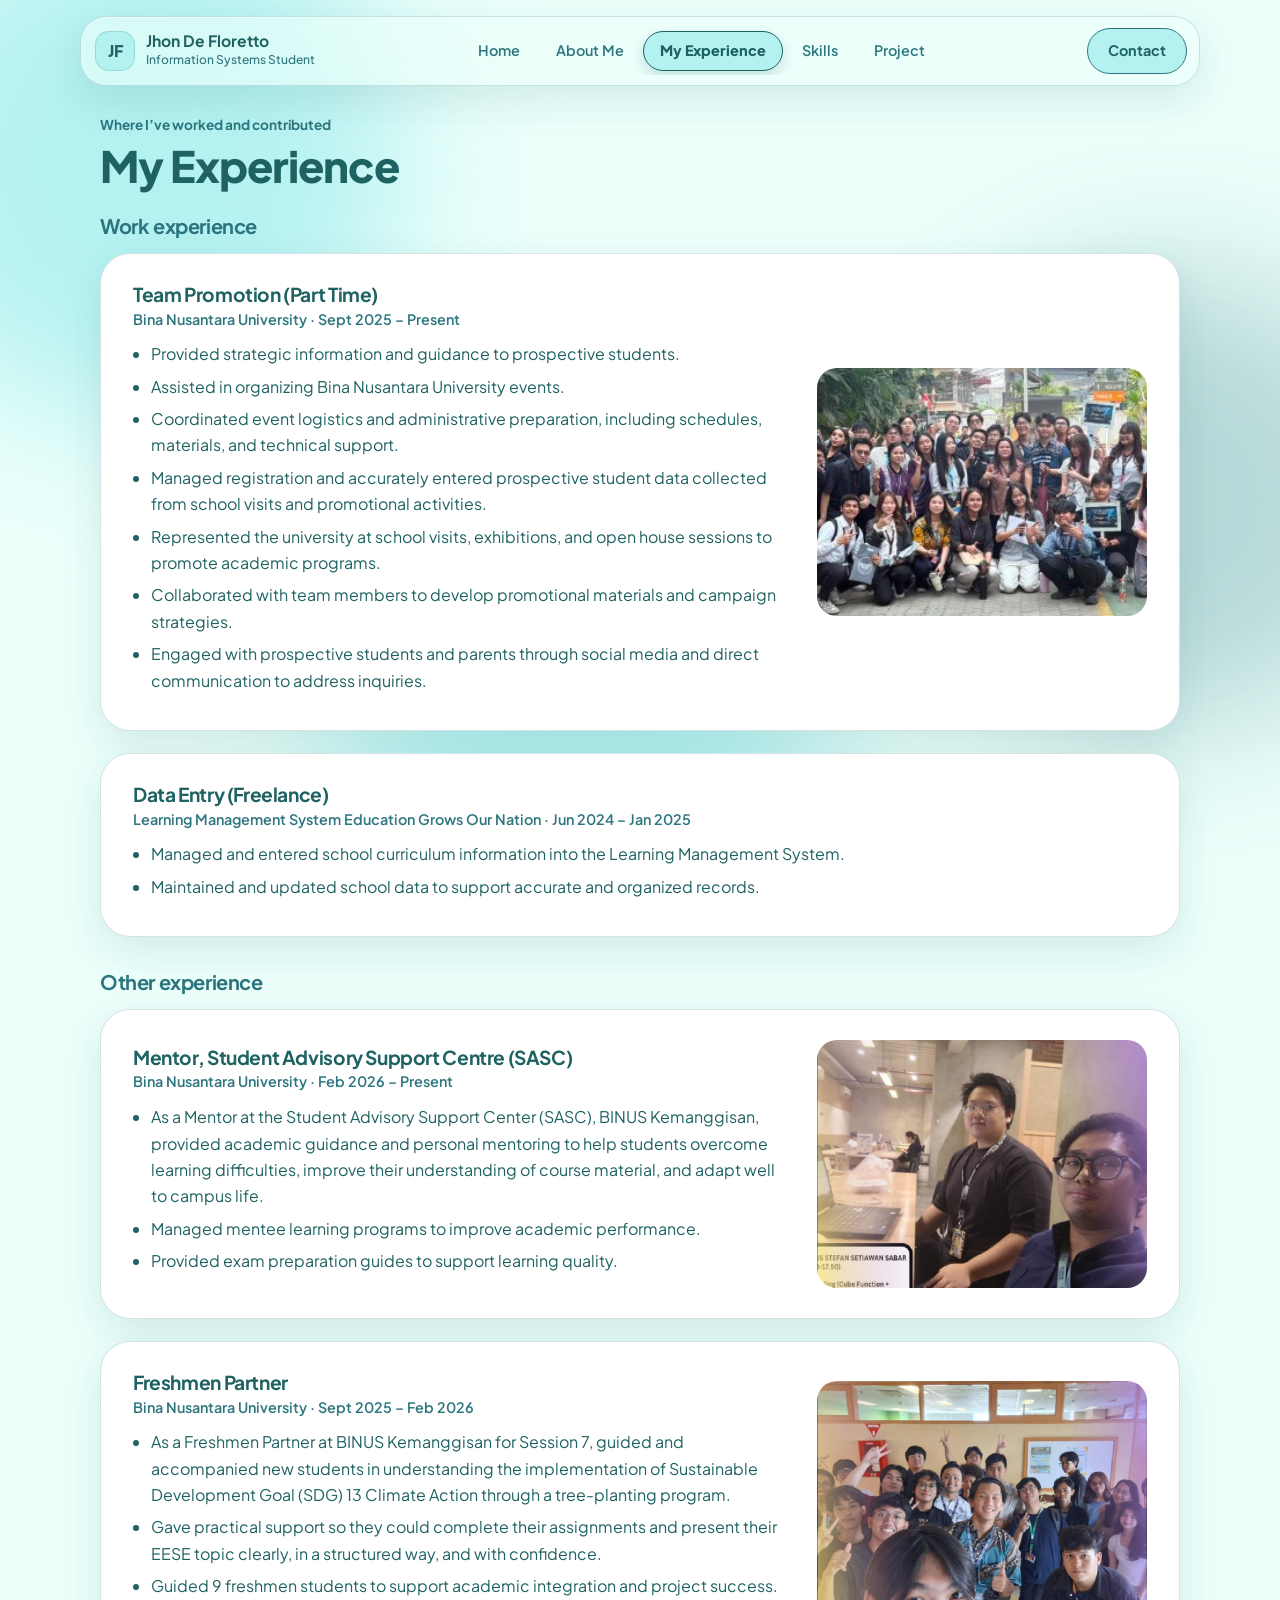
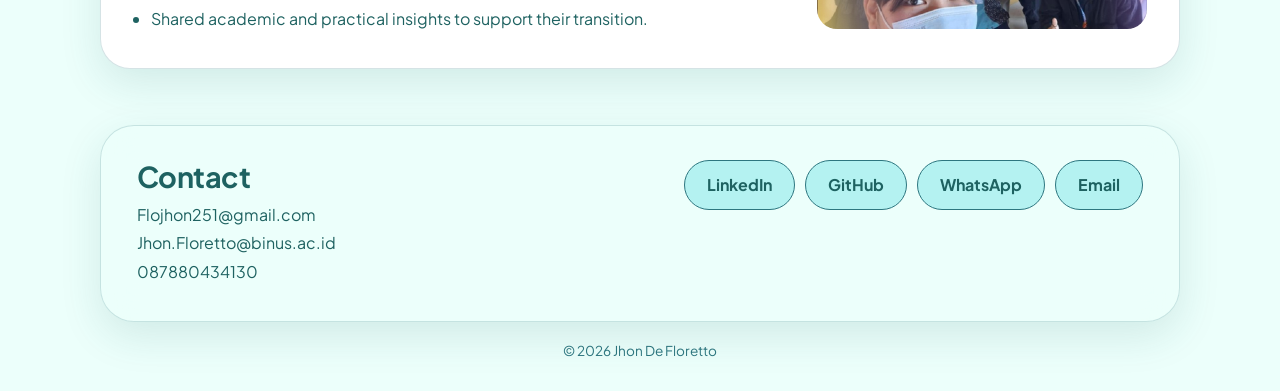
<file: experience.html>
<!doctype html>
<html lang="en">
  <head>
    <meta charset="utf-8" />
    <meta
      name="viewport"
      content="width=device-width, initial-scale=1, viewport-fit=cover"
    />
    <title>My Experience | Jhon De Floretto</title>
    <script>
      (function () {
        var d = document.documentElement,
          t = location.hash === "#t";
        if (t) d.classList.add("arriving", "nosplash");
      })();
    </script>
    <link rel="preconnect" href="https://fonts.googleapis.com" />
    <link rel="preconnect" href="https://fonts.gstatic.com" crossorigin />
    <link
      href="https://fonts.googleapis.com/css2?family=Plus+Jakarta+Sans:wght@400;500;600;700;800&display=swap"
      rel="stylesheet"
    />
    <link rel="stylesheet" href="style.css" />
    <noscript
      ><style>
        .rv {
          opacity: 1;
          --ty: 0px;
        }
        .w > span {
          transform: none;
        }
        .hero .lab,
        .hero .role,
        .hero .d,
        .hero .btns,
        .hero .pw {
          opacity: 1;
          transform: none;
        }
      </style></noscript
    >
  </head>
  <body>
    <div class="bg"><i></i><i></i><i></i></div>
    <div id="prog"></div>

    <div id="cv" aria-hidden="true"><i></i><i></i></div>
    <header>
      <div class="bar glass">
        <a class="logo" href="index.html"
          ><b>JF</b
          ><span
            ><strong>Jhon De Floretto</strong
            ><small>Information Systems Student</small></span
          ></a
        >
        <nav>
          <a href="index.html">Home</a><a href="about.html">About Me</a
          ><a href="experience.html" class="on" aria-current="page"
            >My Experience</a
          ><a href="skills.html">Skills</a><a href="projects.html">Project</a>
        </nav>
        <a class="cta" href="#contact">Contact</a>
      </div>
    </header>
    <main class="page">
      <p class="lab">Where I’ve worked and contributed</p>
      <h2>My Experience</h2>
      <h3 class="sub">Work experience</h3>
      <div class="tl">
        <article class="card exp rv">
          <div>
            <h3>Team Promotion (Part Time)</h3>
            <p class="meta">Bina Nusantara University · Sept 2025 – Present</p>
            <ul>
              <li>
                Provided strategic information and guidance to prospective
                students.
              </li>
              <li>Assisted in organizing Bina Nusantara University events.</li>
              <li>
                Coordinated event logistics and administrative preparation,
                including schedules, materials, and technical support.
              </li>
              <li>
                Managed registration and accurately entered prospective student
                data collected from school visits and promotional activities.
              </li>
              <li>
                Represented the university at school visits, exhibitions, and
                open house sessions to promote academic programs.
              </li>
              <li>
                Collaborated with team members to develop promotional materials
                and campaign strategies.
              </li>
              <li>
                Engaged with prospective students and parents through social
                media and direct communication to address inquiries.
              </li>
            </ul>
          </div>
          <button
            class="pic"
            type="button"
            data-lightbox="team.jpg"
            data-cap="Team Promotion, Bina Nusantara University"
          >
            <img
              src="team.jpg"
              alt="Group photo of the Bina Nusantara University promotion team outdoors"
              loading="lazy"
            /><span class="zoom">View image</span>
          </button>
        </article>
        <article class="card exp rv solo">
          <div>
            <h3>Data Entry (Freelance)</h3>
            <p class="meta">
              Learning Management System Education Grows Our Nation · Jun 2024 –
              Jan 2025
            </p>
            <ul>
              <li>
                Managed and entered school curriculum information into the
                Learning Management System.
              </li>
              <li>
                Maintained and updated school data to support accurate and
                organized records.
              </li>
            </ul>
          </div>
        </article>
      </div>
      <h3 class="sub">Other experience</h3>
      <div class="tl">
        <article class="card exp rv">
          <div>
            <h3>Mentor, Student Advisory Support Centre (SASC)</h3>
            <p class="meta">Bina Nusantara University · Feb 2026 – Present</p>
            <ul>
              <li>
                As a Mentor at the Student Advisory Support Center (SASC), BINUS
                Kemanggisan, provided academic guidance and personal mentoring
                to help students overcome learning difficulties, improve their
                understanding of course material, and adapt well to campus life.
              </li>
              <li>
                Managed mentee learning programs to improve academic
                performance.
              </li>
              <li>
                Provided exam preparation guides to support learning quality.
              </li>
            </ul>
          </div>
          <button
            class="pic"
            type="button"
            data-lightbox="mentor.jpg"
            data-cap="Mentor, Student Advisory Support Centre"
          >
            <img
              src="mentor.jpg"
              alt="Mentoring session at Bina Nusantara University"
              loading="lazy"
            /><span class="zoom">View image</span>
          </button>
        </article>
        <article class="card exp rv">
          <div>
            <h3>Freshmen Partner</h3>
            <p class="meta">Bina Nusantara University · Sept 2025 – Feb 2026</p>
            <ul>
              <li>
                As a Freshmen Partner at BINUS Kemanggisan for Session 7, guided
                and accompanied new students in understanding the implementation
                of Sustainable Development Goal (SDG) 13 Climate Action through
                a tree-planting program.
              </li>
              <li>
                Gave practical support so they could complete their assignments
                and present their EESE topic clearly, in a structured way, and
                with confidence.
              </li>
              <li>
                Guided 9 freshmen students to support academic integration and
                project success.
              </li>
              <li>
                Shared academic and practical insights to support their
                transition.
              </li>
            </ul>
          </div>
          <button
            class="pic"
            type="button"
            data-lightbox="freshmen.jpg"
            data-cap="Freshmen Partner, Bina Nusantara University"
          >
            <img
              src="freshmen.jpg"
              alt="Group photo with freshmen students"
              loading="lazy"
            /><span class="zoom">View image</span>
          </button>
        </article>
      </div>
    </main>
    <footer>
      <div class="fc glass">
        <div>
          <h3>Contact</h3>
          <p>Flojhon251@gmail.com</p>
          <p>Jhon.Floretto@binus.ac.id</p>
          <p>087880434130</p>
        </div>
        <div class="links">
          <a
            href="https://www.linkedin.com/in/jhon-de-floretto-67709a324"
            target="_blank"
            rel="noopener"
            >LinkedIn</a
          >
          <a
            href="https://github.com/JhonDeFloretto"
            target="_blank"
            rel="noopener"
            >GitHub</a
          >
          <a href="https://wa.me/6287880434130" target="_blank" rel="noopener"
            >WhatsApp</a
          >
          <a href="mailto:Flojhon251@gmail.com">Email</a>
        </div>
      </div>
      <div class="copy">© 2026 Jhon De Floretto</div>
    </footer>
    <script src="main.js"></script>
  </body>
</html>
</file>
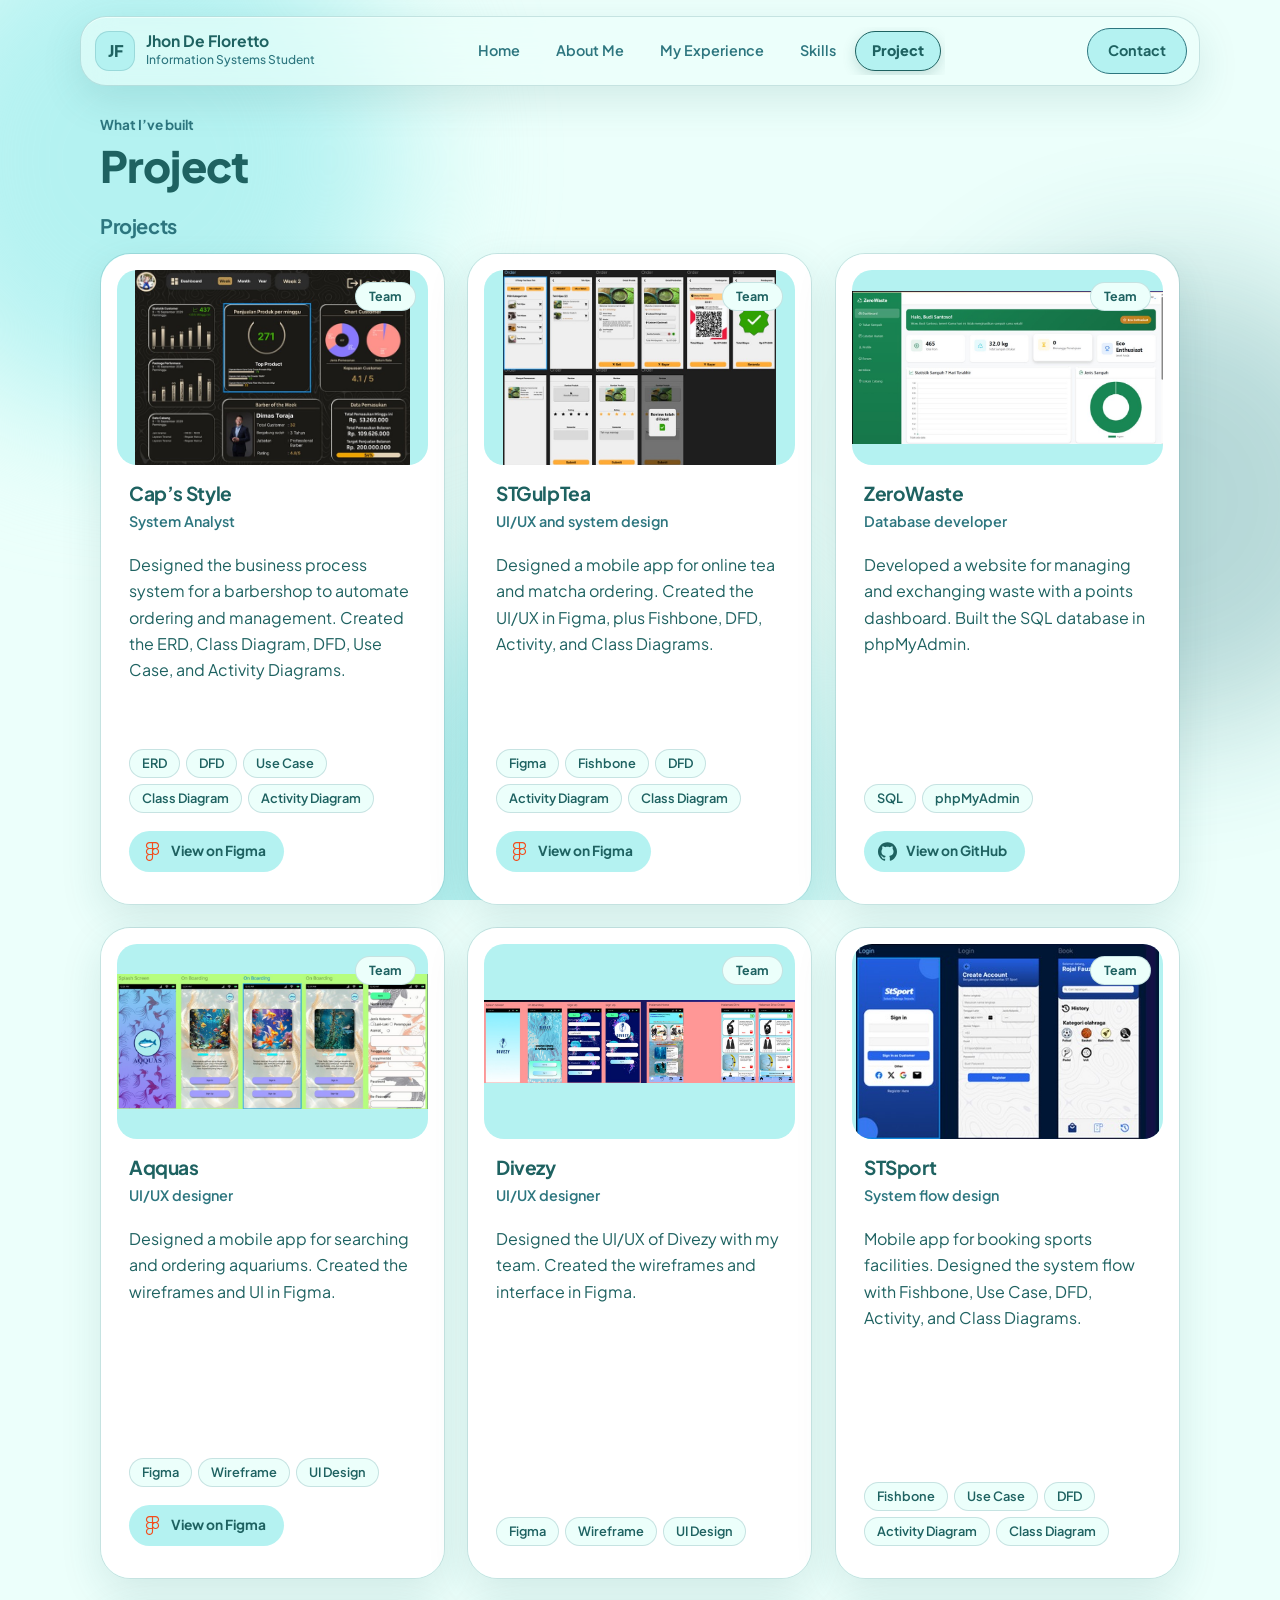
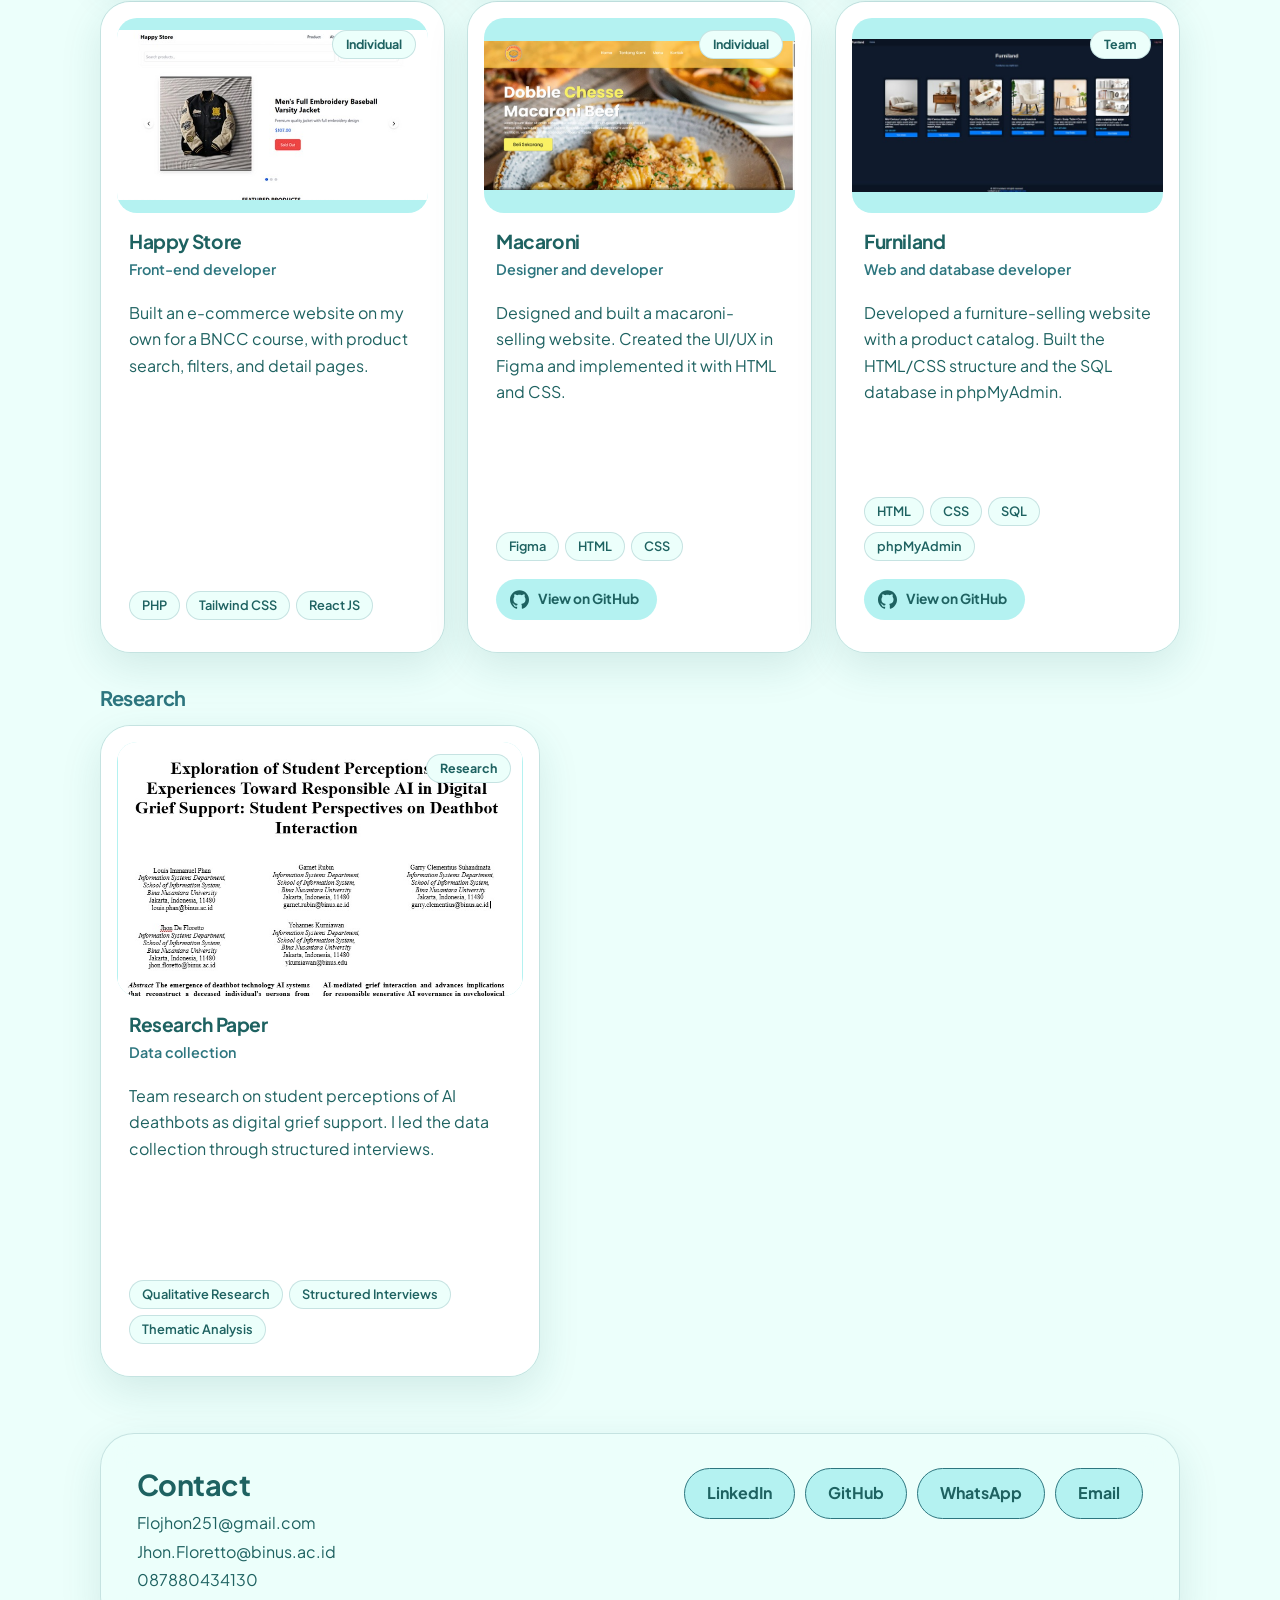
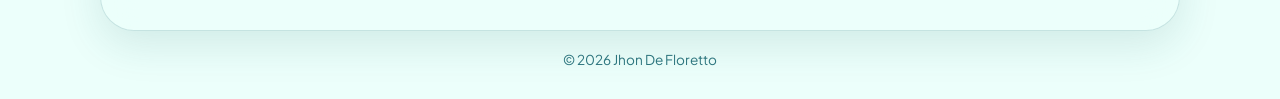
<file: projects.html>
<!doctype html>
<html lang="en">
  <head>
    <meta charset="utf-8" />
    <meta
      name="viewport"
      content="width=device-width, initial-scale=1, viewport-fit=cover"
    />
    <title>Project | Jhon De Floretto</title>
    <script>
      (function () {
        var d = document.documentElement,
          t = location.hash === "#t";
        if (t) d.classList.add("arriving", "nosplash");
      })();
    </script>
    <link rel="preconnect" href="https://fonts.googleapis.com" />
    <link rel="preconnect" href="https://fonts.gstatic.com" crossorigin />
    <link
      href="https://fonts.googleapis.com/css2?family=Plus+Jakarta+Sans:wght@400;500;600;700;800&display=swap"
      rel="stylesheet"
    />
    <link rel="stylesheet" href="style.css" />
    <noscript
      ><style>
        .rv {
          opacity: 1;
          --ty: 0px;
        }
        .w > span {
          transform: none;
        }
        .hero .lab,
        .hero .role,
        .hero .d,
        .hero .btns,
        .hero .pw {
          opacity: 1;
          transform: none;
        }
      </style></noscript
    >
  </head>
  <body>
    <div class="bg"><i></i><i></i><i></i></div>
    <div id="prog"></div>

    <div id="cv" aria-hidden="true"><i></i><i></i></div>
    <header>
      <div class="bar glass">
        <a class="logo" href="index.html"
          ><b>JF</b
          ><span
            ><strong>Jhon De Floretto</strong
            ><small>Information Systems Student</small></span
          ></a
        >
        <nav>
          <a href="index.html">Home</a><a href="about.html">About Me</a
          ><a href="experience.html">My Experience</a
          ><a href="skills.html">Skills</a
          ><a href="projects.html" class="on" aria-current="page">Project</a>
        </nav>
        <a class="cta" href="#contact">Contact</a>
      </div>
    </header>
    <main class="page">
      <p class="lab">What I’ve built</p>
      <h2>Project</h2>
      <h3 class="sub">Projects</h3>
      <div class="grid">
        <article
          class="card rv tilt flip"
          tabindex="0"
          aria-label="Cap’s Style — press to flip for details"
        >
          <div class="fl">
            <div class="face front">
              <span class="tag">Team</span
              ><button
                class="pic"
                type="button"
                data-lightbox="cap.jpg"
                data-cap="Cap’s Style"
              >
                <img
                  src="cap.jpg"
                  alt="Dashboard design for the Cap’s Style barbershop system"
                  loading="lazy"
                /><span class="zoom">View image</span>
              </button>
              <div class="in">
                <h3>Cap’s Style</h3>
                <p class="meta">System Analyst</p>
                <p>
                  Designed the business process system for a barbershop to
                  automate ordering and management. Created the ERD, Class
                  Diagram, DFD, Use Case, and Activity Diagrams.
                </p>
                <div class="tools">
                  <span>ERD</span><span>DFD</span><span>Use Case</span
                  ><span>Class Diagram</span><span>Activity Diagram</span>
                </div>
                <a
                  class="view"
                  href="https://www.figma.com/proto/UPyUlLnW04OOwvaFUleBT7/Untitled?node-id=4-33&starting-point-node-id=4%3A33"
                  target="_blank"
                  rel="noopener"
                  aria-label="View Cap’s Style on Figma"
                  ><svg viewBox="0 0 24 24" aria-hidden="true">
                    <path
                      fill="#F24E1E"
                      d="M15.852 8.981h-4.588V0h4.588c2.476 0 4.49 2.014 4.49 4.49s-2.014 4.491-4.49 4.491zM12.735 7.51h3.117c1.665 0 3.019-1.355 3.019-3.019s-1.355-3.019-3.019-3.019h-3.117V7.51zm0 1.471H8.148c-2.476 0-4.49-2.014-4.49-4.49S5.672 0 8.148 0h4.588v8.981zm-4.587-7.51c-1.665 0-3.019 1.355-3.019 3.019s1.354 3.02 3.019 3.02h3.117V1.471H8.148zm4.587 15.019H8.148c-2.476 0-4.49-2.014-4.49-4.49s2.014-4.49 4.49-4.49h4.588v8.98zM8.148 8.981c-1.665 0-3.019 1.355-3.019 3.019s1.355 3.019 3.019 3.019h3.117V8.981H8.148zM8.172 24c-2.489 0-4.515-2.014-4.515-4.49s2.014-4.49 4.49-4.49h4.588v4.441c0 2.503-2.047 4.539-4.563 4.539zm-.024-7.51a3.023 3.023 0 0 0-3.019 3.019c0 1.665 1.365 3.019 3.044 3.019 1.705 0 3.093-1.376 3.093-3.068v-2.97H8.148zm7.704 0h-.098c-2.476 0-4.49-2.014-4.49-4.49s2.014-4.49 4.49-4.49h.098c2.476 0 4.49 2.014 4.49 4.49s-2.014 4.49-4.49 4.49zm-.097-7.509c-1.665 0-3.019 1.355-3.019 3.019s1.355 3.019 3.019 3.019h.098c1.665 0 3.019-1.355 3.019-3.019s-1.355-3.019-3.019-3.019h-.098z"
                    />
                  </svg>
                  View on Figma</a
                >
              </div>
            </div>
            <div class="face back">
              <p class="lab">
                Team project · Information System Analysis and Design course
              </p>
              <h3>Cap’s Style</h3>
              <p class="meta">System Analyst</p>
              <p class="lbl">Overview</p>
              <p>
                A group project where we designed the business process of the
                “Captain Barber” barbershop to run more efficiently and
                automatically, especially customer ordering and process
                management, including a dashboard for sales, customers,
                packages, branches, and revenue.
              </p>
              <p class="lbl">What I did</p>
              <ul>
                <li>Worked as the team’s system analyst.</li>
                <li>Designed the ERD and the Class Diagram.</li>
                <li>Mapped the data flow with a DFD.</li>
                <li>Created several Use Case and Activity Diagrams.</li>
                <li>Used Draw.io and Visual Paradigm for the diagrams.</li>
              </ul>
              <div class="acts">
                <a
                  class="view"
                  href="https://www.figma.com/proto/UPyUlLnW04OOwvaFUleBT7/Untitled?node-id=4-33&starting-point-node-id=4%3A33"
                  target="_blank"
                  rel="noopener"
                  ><svg viewBox="0 0 24 24" aria-hidden="true">
                    <path
                      fill="#F24E1E"
                      d="M15.852 8.981h-4.588V0h4.588c2.476 0 4.49 2.014 4.49 4.49s-2.014 4.491-4.49 4.491zM12.735 7.51h3.117c1.665 0 3.019-1.355 3.019-3.019s-1.355-3.019-3.019-3.019h-3.117V7.51zm0 1.471H8.148c-2.476 0-4.49-2.014-4.49-4.49S5.672 0 8.148 0h4.588v8.981zm-4.587-7.51c-1.665 0-3.019 1.355-3.019 3.019s1.354 3.02 3.019 3.02h3.117V1.471H8.148zm4.587 15.019H8.148c-2.476 0-4.49-2.014-4.49-4.49s2.014-4.49 4.49-4.49h4.588v8.98zM8.148 8.981c-1.665 0-3.019 1.355-3.019 3.019s1.355 3.019 3.019 3.019h3.117V8.981H8.148zM8.172 24c-2.489 0-4.515-2.014-4.515-4.49s2.014-4.49 4.49-4.49h4.588v4.441c0 2.503-2.047 4.539-4.563 4.539zm-.024-7.51a3.023 3.023 0 0 0-3.019 3.019c0 1.665 1.365 3.019 3.044 3.019 1.705 0 3.093-1.376 3.093-3.068v-2.97H8.148zm7.704 0h-.098c-2.476 0-4.49-2.014-4.49-4.49s2.014-4.49 4.49-4.49h.098c2.476 0 4.49 2.014 4.49 4.49s-2.014 4.49-4.49 4.49zm-.097-7.509c-1.665 0-3.019 1.355-3.019 3.019s1.355 3.019 3.019 3.019h.098c1.665 0 3.019-1.355 3.019-3.019s-1.355-3.019-3.019-3.019h-.098z"
                    />
                  </svg>
                  View on Figma</a
                >
              </div>
            </div>
          </div>
        </article>
        <article
          class="card rv tilt flip"
          tabindex="0"
          aria-label="STGulpTea — press to flip for details"
        >
          <div class="fl">
            <div class="face front">
              <span class="tag">Team</span
              ><button
                class="pic"
                type="button"
                data-lightbox="stgulptea.jpg"
                data-cap="STGulpTea"
              >
                <img
                  src="stgulptea.jpg"
                  alt="Mobile app screens for STGulpTea tea ordering"
                  loading="lazy"
                /><span class="zoom">View image</span>
              </button>
              <div class="in">
                <h3>STGulpTea</h3>
                <p class="meta">UI/UX and system design</p>
                <p>
                  Designed a mobile app for online tea and matcha ordering.
                  Created the UI/UX in Figma, plus Fishbone, DFD, Activity, and
                  Class Diagrams.
                </p>
                <div class="tools">
                  <span>Figma</span><span>Fishbone</span><span>DFD</span
                  ><span>Activity Diagram</span><span>Class Diagram</span>
                </div>
                <a
                  class="view"
                  href="https://www.figma.com/design/BtXgfFF76Al51pSpiuJZuM/Untitled?node-id=0-1&p=f&t=4jkxa110dBilZIH3-0"
                  target="_blank"
                  rel="noopener"
                  aria-label="View STGulpTea on Figma"
                  ><svg viewBox="0 0 24 24" aria-hidden="true">
                    <path
                      fill="#F24E1E"
                      d="M15.852 8.981h-4.588V0h4.588c2.476 0 4.49 2.014 4.49 4.49s-2.014 4.491-4.49 4.491zM12.735 7.51h3.117c1.665 0 3.019-1.355 3.019-3.019s-1.355-3.019-3.019-3.019h-3.117V7.51zm0 1.471H8.148c-2.476 0-4.49-2.014-4.49-4.49S5.672 0 8.148 0h4.588v8.981zm-4.587-7.51c-1.665 0-3.019 1.355-3.019 3.019s1.354 3.02 3.019 3.02h3.117V1.471H8.148zm4.587 15.019H8.148c-2.476 0-4.49-2.014-4.49-4.49s2.014-4.49 4.49-4.49h4.588v8.98zM8.148 8.981c-1.665 0-3.019 1.355-3.019 3.019s1.355 3.019 3.019 3.019h3.117V8.981H8.148zM8.172 24c-2.489 0-4.515-2.014-4.515-4.49s2.014-4.49 4.49-4.49h4.588v4.441c0 2.503-2.047 4.539-4.563 4.539zm-.024-7.51a3.023 3.023 0 0 0-3.019 3.019c0 1.665 1.365 3.019 3.044 3.019 1.705 0 3.093-1.376 3.093-3.068v-2.97H8.148zm7.704 0h-.098c-2.476 0-4.49-2.014-4.49-4.49s2.014-4.49 4.49-4.49h.098c2.476 0 4.49 2.014 4.49 4.49s-2.014 4.49-4.49 4.49zm-.097-7.509c-1.665 0-3.019 1.355-3.019 3.019s1.355 3.019 3.019 3.019h.098c1.665 0 3.019-1.355 3.019-3.019s-1.355-3.019-3.019-3.019h-.098z"
                    />
                  </svg>
                  View on Figma</a
                >
              </div>
            </div>
            <div class="face back">
              <p class="lab">Team project · Mobile app</p>
              <h3>STGulpTea</h3>
              <p class="meta">UI/UX and system design</p>
              <p class="lbl">Overview</p>
              <p>
                A mobile app for ordering tea and matcha online, built with my
                team. It covers the full flow: product details, payment, order
                confirmation, and a review after the product is received.
              </p>
              <p class="lbl">What I did</p>
              <ul>
                <li>Designed the user-friendly UI/UX in Figma.</li>
                <li>
                  Drew a Fishbone Diagram to find the root cause behind the
                  development needs.
                </li>
                <li>Mapped the data flow with a DFD.</li>
                <li>
                  Showed the step-by-step user flow with an Activity Diagram.
                </li>
                <li>Defined the system structure with a Class Diagram.</li>
              </ul>
              <div class="acts">
                <a
                  class="view"
                  href="https://www.figma.com/design/BtXgfFF76Al51pSpiuJZuM/Untitled?node-id=0-1&p=f&t=4jkxa110dBilZIH3-0"
                  target="_blank"
                  rel="noopener"
                  ><svg viewBox="0 0 24 24" aria-hidden="true">
                    <path
                      fill="#F24E1E"
                      d="M15.852 8.981h-4.588V0h4.588c2.476 0 4.49 2.014 4.49 4.49s-2.014 4.491-4.49 4.491zM12.735 7.51h3.117c1.665 0 3.019-1.355 3.019-3.019s-1.355-3.019-3.019-3.019h-3.117V7.51zm0 1.471H8.148c-2.476 0-4.49-2.014-4.49-4.49S5.672 0 8.148 0h4.588v8.981zm-4.587-7.51c-1.665 0-3.019 1.355-3.019 3.019s1.354 3.02 3.019 3.02h3.117V1.471H8.148zm4.587 15.019H8.148c-2.476 0-4.49-2.014-4.49-4.49s2.014-4.49 4.49-4.49h4.588v8.98zM8.148 8.981c-1.665 0-3.019 1.355-3.019 3.019s1.355 3.019 3.019 3.019h3.117V8.981H8.148zM8.172 24c-2.489 0-4.515-2.014-4.515-4.49s2.014-4.49 4.49-4.49h4.588v4.441c0 2.503-2.047 4.539-4.563 4.539zm-.024-7.51a3.023 3.023 0 0 0-3.019 3.019c0 1.665 1.365 3.019 3.044 3.019 1.705 0 3.093-1.376 3.093-3.068v-2.97H8.148zm7.704 0h-.098c-2.476 0-4.49-2.014-4.49-4.49s2.014-4.49 4.49-4.49h.098c2.476 0 4.49 2.014 4.49 4.49s-2.014 4.49-4.49 4.49zm-.097-7.509c-1.665 0-3.019 1.355-3.019 3.019s1.355 3.019 3.019 3.019h.098c1.665 0 3.019-1.355 3.019-3.019s-1.355-3.019-3.019-3.019h-.098z"
                    />
                  </svg>
                  View on Figma</a
                >
              </div>
            </div>
          </div>
        </article>
        <article
          class="card rv tilt flip"
          tabindex="0"
          aria-label="ZeroWaste — press to flip for details"
        >
          <div class="fl">
            <div class="face front">
              <span class="tag">Team</span
              ><button
                class="pic"
                type="button"
                data-lightbox="zerowaste.jpg"
                data-cap="ZeroWaste"
              >
                <img
                  src="zerowaste.jpg"
                  alt="ZeroWaste dashboard showing points and waste statistics"
                  loading="lazy"
                /><span class="zoom">View image</span>
              </button>
              <div class="in">
                <h3>ZeroWaste</h3>
                <p class="meta">Database developer</p>
                <p>
                  Developed a website for managing and exchanging waste with a
                  points dashboard. Built the SQL database in phpMyAdmin.
                </p>
                <div class="tools"><span>SQL</span><span>phpMyAdmin</span></div>
                <a
                  class="view"
                  href="https://github.com/JhonDeFloretto/Tugas_Akhir_Lecture"
                  target="_blank"
                  rel="noopener"
                  aria-label="View ZeroWaste on GitHub"
                  ><svg viewBox="0 0 24 24" aria-hidden="true">
                    <path
                      fill="#1E6261"
                      d="M12 .297c-6.63 0-12 5.373-12 12 0 5.303 3.438 9.8 8.205 11.385.6.113.82-.258.82-.577 0-.285-.01-1.04-.015-2.04-3.338.724-4.042-1.61-4.042-1.61C4.422 18.07 3.633 17.7 3.633 17.7c-1.087-.744.084-.729.084-.729 1.205.084 1.838 1.236 1.838 1.236 1.07 1.835 2.809 1.305 3.495.998.108-.776.417-1.305.76-1.605-2.665-.3-5.466-1.332-5.466-5.93 0-1.31.465-2.38 1.235-3.22-.135-.303-.54-1.523.105-3.176 0 0 1.005-.322 3.3 1.23.96-.267 1.98-.399 3-.405 1.02.006 2.04.138 3 .405 2.28-1.552 3.285-1.23 3.285-1.23.645 1.653.24 2.873.12 3.176.765.84 1.23 1.91 1.23 3.22 0 4.61-2.805 5.625-5.475 5.92.42.36.81 1.096.81 2.22 0 1.606-.015 2.896-.015 3.286 0 .315.21.69.825.57C20.565 22.092 24 17.592 24 12.297c0-6.627-5.373-12-12-12"
                    />
                  </svg>
                  View on GitHub</a
                >
              </div>
            </div>
            <div class="face back">
              <p class="lab">Team project · Website</p>
              <h3>ZeroWaste</h3>
              <p class="meta">Database developer</p>
              <p class="lbl">Overview</p>
              <p>
                A website built with my group: a digital platform that helps
                people manage and exchange waste in a more organized way. Its
                dashboard shows points statistics, total waste processed, waste
                deposit history, waste types, and the user’s membership status.
              </p>
              <p class="lbl">What I did</p>
              <ul>
                <li>
                  Contributed to the website’s development, focusing on the SQL
                  database.
                </li>
                <li>Built and managed the database directly in phpMyAdmin.</li>
              </ul>
              <div class="acts">
                <a
                  class="view"
                  href="https://github.com/JhonDeFloretto/Tugas_Akhir_Lecture"
                  target="_blank"
                  rel="noopener"
                  ><svg viewBox="0 0 24 24" aria-hidden="true">
                    <path
                      fill="#1E6261"
                      d="M12 .297c-6.63 0-12 5.373-12 12 0 5.303 3.438 9.8 8.205 11.385.6.113.82-.258.82-.577 0-.285-.01-1.04-.015-2.04-3.338.724-4.042-1.61-4.042-1.61C4.422 18.07 3.633 17.7 3.633 17.7c-1.087-.744.084-.729.084-.729 1.205.084 1.838 1.236 1.838 1.236 1.07 1.835 2.809 1.305 3.495.998.108-.776.417-1.305.76-1.605-2.665-.3-5.466-1.332-5.466-5.93 0-1.31.465-2.38 1.235-3.22-.135-.303-.54-1.523.105-3.176 0 0 1.005-.322 3.3 1.23.96-.267 1.98-.399 3-.405 1.02.006 2.04.138 3 .405 2.28-1.552 3.285-1.23 3.285-1.23.645 1.653.24 2.873.12 3.176.765.84 1.23 1.91 1.23 3.22 0 4.61-2.805 5.625-5.475 5.92.42.36.81 1.096.81 2.22 0 1.606-.015 2.896-.015 3.286 0 .315.21.69.825.57C20.565 22.092 24 17.592 24 12.297c0-6.627-5.373-12-12-12"
                    />
                  </svg>
                  View on GitHub</a
                >
              </div>
            </div>
          </div>
        </article>
        <article
          class="card rv tilt flip"
          tabindex="0"
          aria-label="Aqquas — press to flip for details"
        >
          <div class="fl">
            <div class="face front">
              <span class="tag">Team</span
              ><button
                class="pic"
                type="button"
                data-lightbox="aqquas.jpg"
                data-cap="Aqquas"
              >
                <img
                  src="aqquas.jpg"
                  alt="Aqquas mobile app onboarding and sign up screens"
                  loading="lazy"
                /><span class="zoom">View image</span>
              </button>
              <div class="in">
                <h3>Aqquas</h3>
                <p class="meta">UI/UX designer</p>
                <p>
                  Designed a mobile app for searching and ordering aquariums.
                  Created the wireframes and UI in Figma.
                </p>
                <div class="tools">
                  <span>Figma</span><span>Wireframe</span><span>UI Design</span>
                </div>
                <a
                  class="view"
                  href="https://www.figma.com/proto/5kofa0zWmJREzyDwDkNQ9V/Untitled?node-id=15-1537&starting-point-node-id=15%3A1514"
                  target="_blank"
                  rel="noopener"
                  aria-label="View Aqquas on Figma"
                  ><svg viewBox="0 0 24 24" aria-hidden="true">
                    <path
                      fill="#F24E1E"
                      d="M15.852 8.981h-4.588V0h4.588c2.476 0 4.49 2.014 4.49 4.49s-2.014 4.491-4.49 4.491zM12.735 7.51h3.117c1.665 0 3.019-1.355 3.019-3.019s-1.355-3.019-3.019-3.019h-3.117V7.51zm0 1.471H8.148c-2.476 0-4.49-2.014-4.49-4.49S5.672 0 8.148 0h4.588v8.981zm-4.587-7.51c-1.665 0-3.019 1.355-3.019 3.019s1.354 3.02 3.019 3.02h3.117V1.471H8.148zm4.587 15.019H8.148c-2.476 0-4.49-2.014-4.49-4.49s2.014-4.49 4.49-4.49h4.588v8.98zM8.148 8.981c-1.665 0-3.019 1.355-3.019 3.019s1.355 3.019 3.019 3.019h3.117V8.981H8.148zM8.172 24c-2.489 0-4.515-2.014-4.515-4.49s2.014-4.49 4.49-4.49h4.588v4.441c0 2.503-2.047 4.539-4.563 4.539zm-.024-7.51a3.023 3.023 0 0 0-3.019 3.019c0 1.665 1.365 3.019 3.044 3.019 1.705 0 3.093-1.376 3.093-3.068v-2.97H8.148zm7.704 0h-.098c-2.476 0-4.49-2.014-4.49-4.49s2.014-4.49 4.49-4.49h.098c2.476 0 4.49 2.014 4.49 4.49s-2.014 4.49-4.49 4.49zm-.097-7.509c-1.665 0-3.019 1.355-3.019 3.019s1.355 3.019 3.019 3.019h.098c1.665 0 3.019-1.355 3.019-3.019s-1.355-3.019-3.019-3.019h-.098z"
                    />
                  </svg>
                  View on Figma</a
                >
              </div>
            </div>
            <div class="face back">
              <p class="lab">Team project · Mobile app</p>
              <h3>Aqquas</h3>
              <p class="meta">UI/UX designer</p>
              <p class="lbl">Overview</p>
              <p>
                A mobile app for searching and ordering aquariums (aquarium
                equipment and ornamental fish) online, built with my team. The
                flow runs from onboarding and sign in/sign up to searching for
                aquariums with affordable prices and quality guarantees.
              </p>
              <p class="lbl">What I did</p>
              <ul>
                <li>Worked as the team’s UI/UX Designer.</li>
                <li>
                  Designed the wireframes and UI in Figma so users can browse
                  and order aquariums easily and comfortably.
                </li>
              </ul>
              <div class="acts">
                <a
                  class="view"
                  href="https://www.figma.com/proto/5kofa0zWmJREzyDwDkNQ9V/Untitled?node-id=15-1537&starting-point-node-id=15%3A1514"
                  target="_blank"
                  rel="noopener"
                  ><svg viewBox="0 0 24 24" aria-hidden="true">
                    <path
                      fill="#F24E1E"
                      d="M15.852 8.981h-4.588V0h4.588c2.476 0 4.49 2.014 4.49 4.49s-2.014 4.491-4.49 4.491zM12.735 7.51h3.117c1.665 0 3.019-1.355 3.019-3.019s-1.355-3.019-3.019-3.019h-3.117V7.51zm0 1.471H8.148c-2.476 0-4.49-2.014-4.49-4.49S5.672 0 8.148 0h4.588v8.981zm-4.587-7.51c-1.665 0-3.019 1.355-3.019 3.019s1.354 3.02 3.019 3.02h3.117V1.471H8.148zm4.587 15.019H8.148c-2.476 0-4.49-2.014-4.49-4.49s2.014-4.49 4.49-4.49h4.588v8.98zM8.148 8.981c-1.665 0-3.019 1.355-3.019 3.019s1.355 3.019 3.019 3.019h3.117V8.981H8.148zM8.172 24c-2.489 0-4.515-2.014-4.515-4.49s2.014-4.49 4.49-4.49h4.588v4.441c0 2.503-2.047 4.539-4.563 4.539zm-.024-7.51a3.023 3.023 0 0 0-3.019 3.019c0 1.665 1.365 3.019 3.044 3.019 1.705 0 3.093-1.376 3.093-3.068v-2.97H8.148zm7.704 0h-.098c-2.476 0-4.49-2.014-4.49-4.49s2.014-4.49 4.49-4.49h.098c2.476 0 4.49 2.014 4.49 4.49s-2.014 4.49-4.49 4.49zm-.097-7.509c-1.665 0-3.019 1.355-3.019 3.019s1.355 3.019 3.019 3.019h.098c1.665 0 3.019-1.355 3.019-3.019s-1.355-3.019-3.019-3.019h-.098z"
                    />
                  </svg>
                  View on Figma</a
                >
              </div>
            </div>
          </div>
        </article>
        <article
          class="card rv tilt flip"
          tabindex="0"
          aria-label="Divezy — press to flip for details"
        >
          <div class="fl">
            <div class="face front">
              <span class="tag">Team</span
              ><button
                class="pic"
                type="button"
                data-lightbox="divezy.jpg"
                data-cap="Divezy"
              >
                <img
                  src="divezy.jpg"
                  alt="Divezy mobile app login and home screens"
                  loading="lazy"
                /><span class="zoom">View image</span>
              </button>
              <div class="in">
                <h3>Divezy</h3>
                <p class="meta">UI/UX designer</p>
                <p>
                  Designed the UI/UX of Divezy with my team. Created the
                  wireframes and interface in Figma.
                </p>
                <div class="tools">
                  <span>Figma</span><span>Wireframe</span><span>UI Design</span>
                </div>
              </div>
            </div>
            <div class="face back">
              <p class="lab">Team project · Mobile app</p>
              <h3>Divezy</h3>
              <p class="meta">UI/UX designer</p>
              <p class="lbl">Overview</p>
              <p>
                A mobile app designed together with my team in Figma. The
                screens include a login page and a home page with promotions and
                articles, wrapped in an underwater theme.
              </p>
              <p class="lbl">What I did</p>
              <ul>
                <li>Worked as the UI/UX Designer of the team.</li>
                <li>
                  Designed the wireframes and the user interface in Figma, so
                  users can explore the app easily and comfortably.
                </li>
              </ul>
            </div>
          </div>
        </article>
        <article
          class="card rv tilt flip"
          tabindex="0"
          aria-label="STSport — press to flip for details"
        >
          <div class="fl">
            <div class="face front">
              <span class="tag">Team</span
              ><button
                class="pic"
                type="button"
                data-lightbox="stsport.jpg"
                data-cap="STSport"
              >
                <img
                  src="stsport.jpg"
                  alt="STSport mobile app sign in, create account, and home screens"
                  loading="lazy"
                /><span class="zoom">View image</span>
              </button>
              <div class="in">
                <h3>STSport</h3>
                <p class="meta">System flow design</p>
                <p>
                  Mobile app for booking sports facilities. Designed the system
                  flow with Fishbone, Use Case, DFD, Activity, and Class
                  Diagrams.
                </p>
                <div class="tools">
                  <span>Fishbone</span><span>Use Case</span><span>DFD</span
                  ><span>Activity Diagram</span><span>Class Diagram</span>
                </div>
              </div>
            </div>
            <div class="face back">
              <p class="lab">Team project · Mobile app</p>
              <h3>STSport</h3>
              <p class="meta">System flow design</p>
              <p class="lbl">Overview</p>
              <p>
                A mobile app for booking sports facilities. Screens include sign
                in, account creation, and a home page with sport categories and
                booking history.
              </p>
              <p class="lbl">What I did</p>
              <ul>
                <li>
                  Drew a Fishbone Diagram to find the root cause behind the
                  development needs.
                </li>
                <li>Created a Use Case Diagram of user–system interaction.</li>
                <li>Mapped the data flow with a DFD.</li>
                <li>
                  Showed the step-by-step user activity with an Activity
                  Diagram.
                </li>
                <li>
                  Defined data structure and object relationships with a Class
                  Diagram.
                </li>
              </ul>
            </div>
          </div>
        </article>
        <article
          class="card rv tilt flip"
          tabindex="0"
          aria-label="Happy Store — press to flip for details"
        >
          <div class="fl">
            <div class="face front">
              <span class="tag">Individual</span
              ><button
                class="pic"
                type="button"
                data-lightbox="happystore.jpg"
                data-cap="Happy Store"
              >
                <img
                  src="happystore.jpg"
                  alt="Happy Store e-commerce home page with a featured varsity jacket"
                  loading="lazy"
                /><span class="zoom">View image</span>
              </button>
              <div class="in">
                <h3>Happy Store</h3>
                <p class="meta">Front-end developer</p>
                <p>
                  Built an e-commerce website on my own for a BNCC course, with
                  product search, filters, and detail pages.
                </p>
                <div class="tools">
                  <span>PHP</span><span>Tailwind CSS</span><span>React JS</span>
                </div>
              </div>
            </div>
            <div class="face back">
              <p class="lab">
                Individual project · BNCC (Binus Computer Club) course
              </p>
              <h3>Happy Store</h3>
              <p class="meta">Front-end developer</p>
              <p class="lbl">Overview</p>
              <p>
                An e-commerce website I developed on my own as part of a course
                at BNCC (Binus Computer Club). Users can order items such as
                clothes, pants, sports equipment, and everyday necessities, with
                product search and filters, product detail pages, and a sign-up
                process.
              </p>
              <p class="lbl">What I did</p>
              <ul>
                <li>Built the website’s front end on my own.</li>
                <li>
                  Used PHP, Tailwind CSS, and React JS to deliver a responsive
                  and user-friendly interface.
                </li>
              </ul>
            </div>
          </div>
        </article>
        <article
          class="card rv tilt flip"
          tabindex="0"
          aria-label="Macaroni — press to flip for details"
        >
          <div class="fl">
            <div class="face front">
              <span class="tag">Individual</span
              ><button
                class="pic"
                type="button"
                data-lightbox="macaroni.jpg"
                data-cap="Macaroni"
              >
                <img
                  src="macaroni.jpg"
                  alt="Macaroni website home page with cheese and beef macaroni"
                  loading="lazy"
                /><span class="zoom">View image</span>
              </button>
              <div class="in">
                <h3>Macaroni</h3>
                <p class="meta">Designer and developer</p>
                <p>
                  Designed and built a macaroni-selling website. Created the
                  UI/UX in Figma and implemented it with HTML and CSS.
                </p>
                <div class="tools">
                  <span>Figma</span><span>HTML</span><span>CSS</span>
                </div>
                <a
                  class="view"
                  href="https://github.com/JhonDeFloretto/Macaroni"
                  target="_blank"
                  rel="noopener"
                  aria-label="View Macaroni on GitHub"
                  ><svg viewBox="0 0 24 24" aria-hidden="true">
                    <path
                      fill="#1E6261"
                      d="M12 .297c-6.63 0-12 5.373-12 12 0 5.303 3.438 9.8 8.205 11.385.6.113.82-.258.82-.577 0-.285-.01-1.04-.015-2.04-3.338.724-4.042-1.61-4.042-1.61C4.422 18.07 3.633 17.7 3.633 17.7c-1.087-.744.084-.729.084-.729 1.205.084 1.838 1.236 1.838 1.236 1.07 1.835 2.809 1.305 3.495.998.108-.776.417-1.305.76-1.605-2.665-.3-5.466-1.332-5.466-5.93 0-1.31.465-2.38 1.235-3.22-.135-.303-.54-1.523.105-3.176 0 0 1.005-.322 3.3 1.23.96-.267 1.98-.399 3-.405 1.02.006 2.04.138 3 .405 2.28-1.552 3.285-1.23 3.285-1.23.645 1.653.24 2.873.12 3.176.765.84 1.23 1.91 1.23 3.22 0 4.61-2.805 5.625-5.475 5.92.42.36.81 1.096.81 2.22 0 1.606-.015 2.896-.015 3.286 0 .315.21.69.825.57C20.565 22.092 24 17.592 24 12.297c0-6.627-5.373-12-12-12"
                    />
                  </svg>
                  View on GitHub</a
                >
              </div>
            </div>
            <div class="face back">
              <p class="lab">Individual project · Self-initiated</p>
              <h3>Macaroni</h3>
              <p class="meta">Designer and developer</p>
              <p class="lbl">Overview</p>
              <p>
                A project I built independently, not tied to any course or
                student organization: a website that sells macaroni dishes (such
                as the Cheese and Beef menu), with About Us, Menu, and Contact
                pages.
              </p>
              <p class="lbl">What I did</p>
              <ul>
                <li>Designed the UI/UX on my own in Figma.</li>
                <li>
                  Built the website’s interface with HTML and CSS to create an
                  attractive, easy-to-use page.
                </li>
              </ul>
              <div class="acts">
                <a
                  class="view"
                  href="https://github.com/JhonDeFloretto/Macaroni"
                  target="_blank"
                  rel="noopener"
                  ><svg viewBox="0 0 24 24" aria-hidden="true">
                    <path
                      fill="#1E6261"
                      d="M12 .297c-6.63 0-12 5.373-12 12 0 5.303 3.438 9.8 8.205 11.385.6.113.82-.258.82-.577 0-.285-.01-1.04-.015-2.04-3.338.724-4.042-1.61-4.042-1.61C4.422 18.07 3.633 17.7 3.633 17.7c-1.087-.744.084-.729.084-.729 1.205.084 1.838 1.236 1.838 1.236 1.07 1.835 2.809 1.305 3.495.998.108-.776.417-1.305.76-1.605-2.665-.3-5.466-1.332-5.466-5.93 0-1.31.465-2.38 1.235-3.22-.135-.303-.54-1.523.105-3.176 0 0 1.005-.322 3.3 1.23.96-.267 1.98-.399 3-.405 1.02.006 2.04.138 3 .405 2.28-1.552 3.285-1.23 3.285-1.23.645 1.653.24 2.873.12 3.176.765.84 1.23 1.91 1.23 3.22 0 4.61-2.805 5.625-5.475 5.92.42.36.81 1.096.81 2.22 0 1.606-.015 2.896-.015 3.286 0 .315.21.69.825.57C20.565 22.092 24 17.592 24 12.297c0-6.627-5.373-12-12-12"
                    />
                  </svg>
                  View on GitHub</a
                >
              </div>
            </div>
          </div>
        </article>
        <article
          class="card rv tilt flip"
          tabindex="0"
          aria-label="Furniland — press to flip for details"
        >
          <div class="fl">
            <div class="face front">
              <span class="tag">Team</span
              ><button
                class="pic"
                type="button"
                data-lightbox="furniland.jpg"
                data-cap="Furniland"
              >
                <img
                  src="furniland.jpg"
                  alt="Furniland furniture catalog page"
                  loading="lazy"
                /><span class="zoom">View image</span>
              </button>
              <div class="in">
                <h3>Furniland</h3>
                <p class="meta">Web and database developer</p>
                <p>
                  Developed a furniture-selling website with a product catalog.
                  Built the HTML/CSS structure and the SQL database in
                  phpMyAdmin.
                </p>
                <div class="tools">
                  <span>HTML</span><span>CSS</span><span>SQL</span
                  ><span>phpMyAdmin</span>
                </div>
                <a
                  class="view"
                  href="https://github.com/JhonDeFloretto/Tugas-Akhir-LAB-Programming-For-Business"
                  target="_blank"
                  rel="noopener"
                  aria-label="View Furniland on GitHub"
                  ><svg viewBox="0 0 24 24" aria-hidden="true">
                    <path
                      fill="#1E6261"
                      d="M12 .297c-6.63 0-12 5.373-12 12 0 5.303 3.438 9.8 8.205 11.385.6.113.82-.258.82-.577 0-.285-.01-1.04-.015-2.04-3.338.724-4.042-1.61-4.042-1.61C4.422 18.07 3.633 17.7 3.633 17.7c-1.087-.744.084-.729.084-.729 1.205.084 1.838 1.236 1.838 1.236 1.07 1.835 2.809 1.305 3.495.998.108-.776.417-1.305.76-1.605-2.665-.3-5.466-1.332-5.466-5.93 0-1.31.465-2.38 1.235-3.22-.135-.303-.54-1.523.105-3.176 0 0 1.005-.322 3.3 1.23.96-.267 1.98-.399 3-.405 1.02.006 2.04.138 3 .405 2.28-1.552 3.285-1.23 3.285-1.23.645 1.653.24 2.873.12 3.176.765.84 1.23 1.91 1.23 3.22 0 4.61-2.805 5.625-5.475 5.92.42.36.81 1.096.81 2.22 0 1.606-.015 2.896-.015 3.286 0 .315.21.69.825.57C20.565 22.092 24 17.592 24 12.297c0-6.627-5.373-12-12-12"
                    />
                  </svg>
                  View on GitHub</a
                >
              </div>
            </div>
            <div class="face back">
              <p class="lab">Team project · Programming for Business course</p>
              <h3>Furniland</h3>
              <p class="meta">Web and database developer</p>
              <p class="lbl">Overview</p>
              <p>
                A group assignment for the Programming for Business course: a
                furniture-selling website named Furniland. It shows a product
                catalog of chairs, tables, and other home furnishings, complete
                with prices and View Details buttons.
              </p>
              <p class="lbl">What I did</p>
              <ul>
                <li>
                  Worked in a group, focusing on the HTML and CSS structure of
                  the website.
                </li>
                <li>Created the database with SQL in phpMyAdmin.</li>
              </ul>
              <div class="acts">
                <a
                  class="view"
                  href="https://github.com/JhonDeFloretto/Tugas-Akhir-LAB-Programming-For-Business"
                  target="_blank"
                  rel="noopener"
                  ><svg viewBox="0 0 24 24" aria-hidden="true">
                    <path
                      fill="#1E6261"
                      d="M12 .297c-6.63 0-12 5.373-12 12 0 5.303 3.438 9.8 8.205 11.385.6.113.82-.258.82-.577 0-.285-.01-1.04-.015-2.04-3.338.724-4.042-1.61-4.042-1.61C4.422 18.07 3.633 17.7 3.633 17.7c-1.087-.744.084-.729.084-.729 1.205.084 1.838 1.236 1.838 1.236 1.07 1.835 2.809 1.305 3.495.998.108-.776.417-1.305.76-1.605-2.665-.3-5.466-1.332-5.466-5.93 0-1.31.465-2.38 1.235-3.22-.135-.303-.54-1.523.105-3.176 0 0 1.005-.322 3.3 1.23.96-.267 1.98-.399 3-.405 1.02.006 2.04.138 3 .405 2.28-1.552 3.285-1.23 3.285-1.23.645 1.653.24 2.873.12 3.176.765.84 1.23 1.91 1.23 3.22 0 4.61-2.805 5.625-5.475 5.92.42.36.81 1.096.81 2.22 0 1.606-.015 2.896-.015 3.286 0 .315.21.69.825.57C20.565 22.092 24 17.592 24 12.297c0-6.627-5.373-12-12-12"
                    />
                  </svg>
                  View on GitHub</a
                >
              </div>
            </div>
          </div>
        </article>
      </div>
      <h3 class="sub">Research</h3>
      <div class="grid one">
        <article
          class="card rv tilt flip"
          tabindex="0"
          aria-label="Research Paper — press to flip for details"
        >
          <div class="fl">
            <div class="face front">
              <span class="tag">Research</span
              ><button
                class="pic"
                type="button"
                data-lightbox="research.jpg"
                data-cap="Research Paper"
              >
                <img
                  src="research.jpg"
                  alt="Title page of the deathbot research paper"
                  loading="lazy"
                /><span class="zoom">View image</span>
              </button>
              <div class="in">
                <h3>Research Paper</h3>
                <p class="meta">Data collection</p>
                <p>
                  Team research on student perceptions of AI deathbots as
                  digital grief support. I led the data collection through
                  structured interviews.
                </p>
                <div class="tools">
                  <span>Qualitative Research</span
                  ><span>Structured Interviews</span
                  ><span>Thematic Analysis</span>
                </div>
              </div>
            </div>
            <div class="face back">
              <p class="lab">Team research paper · Data collection</p>
              <h3>Research Paper</h3>
              <p class="meta">Researcher (data collection)</p>
              <p class="lbl">Overview</p>
              <p>
                My team and I wrote the paper “Exploration of Student
                Perceptions and Experiences Toward Responsible AI in Digital
                Grief Support: Student Perspectives on Deathbot Interaction”. It
                explores how BINUS students perceive and experience deathbots,
                AI that reconstructs the personality of a deceased person from
                their digital traces, as psychological support while grieving.
                The study used a qualitative descriptive-phenomenological
                approach with 30 students who ran a Gemini-based deathbot
                simulation, analyzed with Braun and Clarke’s thematic analysis
                and the Kübler-Ross grief stages model.
              </p>
              <p class="lbl">What I did</p>
              <ul>
                <li>Led the data collection phase of the study.</li>
                <li>
                  Ran structured interviews with respondents after the
                  simulation.
                </li>
                <li>
                  Explored their emotional responses, level of dependence, and
                  views on the ethical issues of using deathbots in grief.
                </li>
              </ul>
            </div>
          </div>
        </article>
      </div>
    </main>
    <footer>
      <div class="fc glass">
        <div>
          <h3>Contact</h3>
          <p>Flojhon251@gmail.com</p>
          <p>Jhon.Floretto@binus.ac.id</p>
          <p>087880434130</p>
        </div>
        <div class="links">
          <a
            href="https://www.linkedin.com/in/jhon-de-floretto-67709a324"
            target="_blank"
            rel="noopener"
            >LinkedIn</a
          >
          <a
            href="https://github.com/JhonDeFloretto"
            target="_blank"
            rel="noopener"
            >GitHub</a
          >
          <a href="https://wa.me/6287880434130" target="_blank" rel="noopener"
            >WhatsApp</a
          >
          <a href="mailto:Flojhon251@gmail.com">Email</a>
        </div>
      </div>
      <div class="copy">© 2026 Jhon De Floretto</div>
    </footer>
    <script src="main.js"></script>
  </body>
</html>
</file>
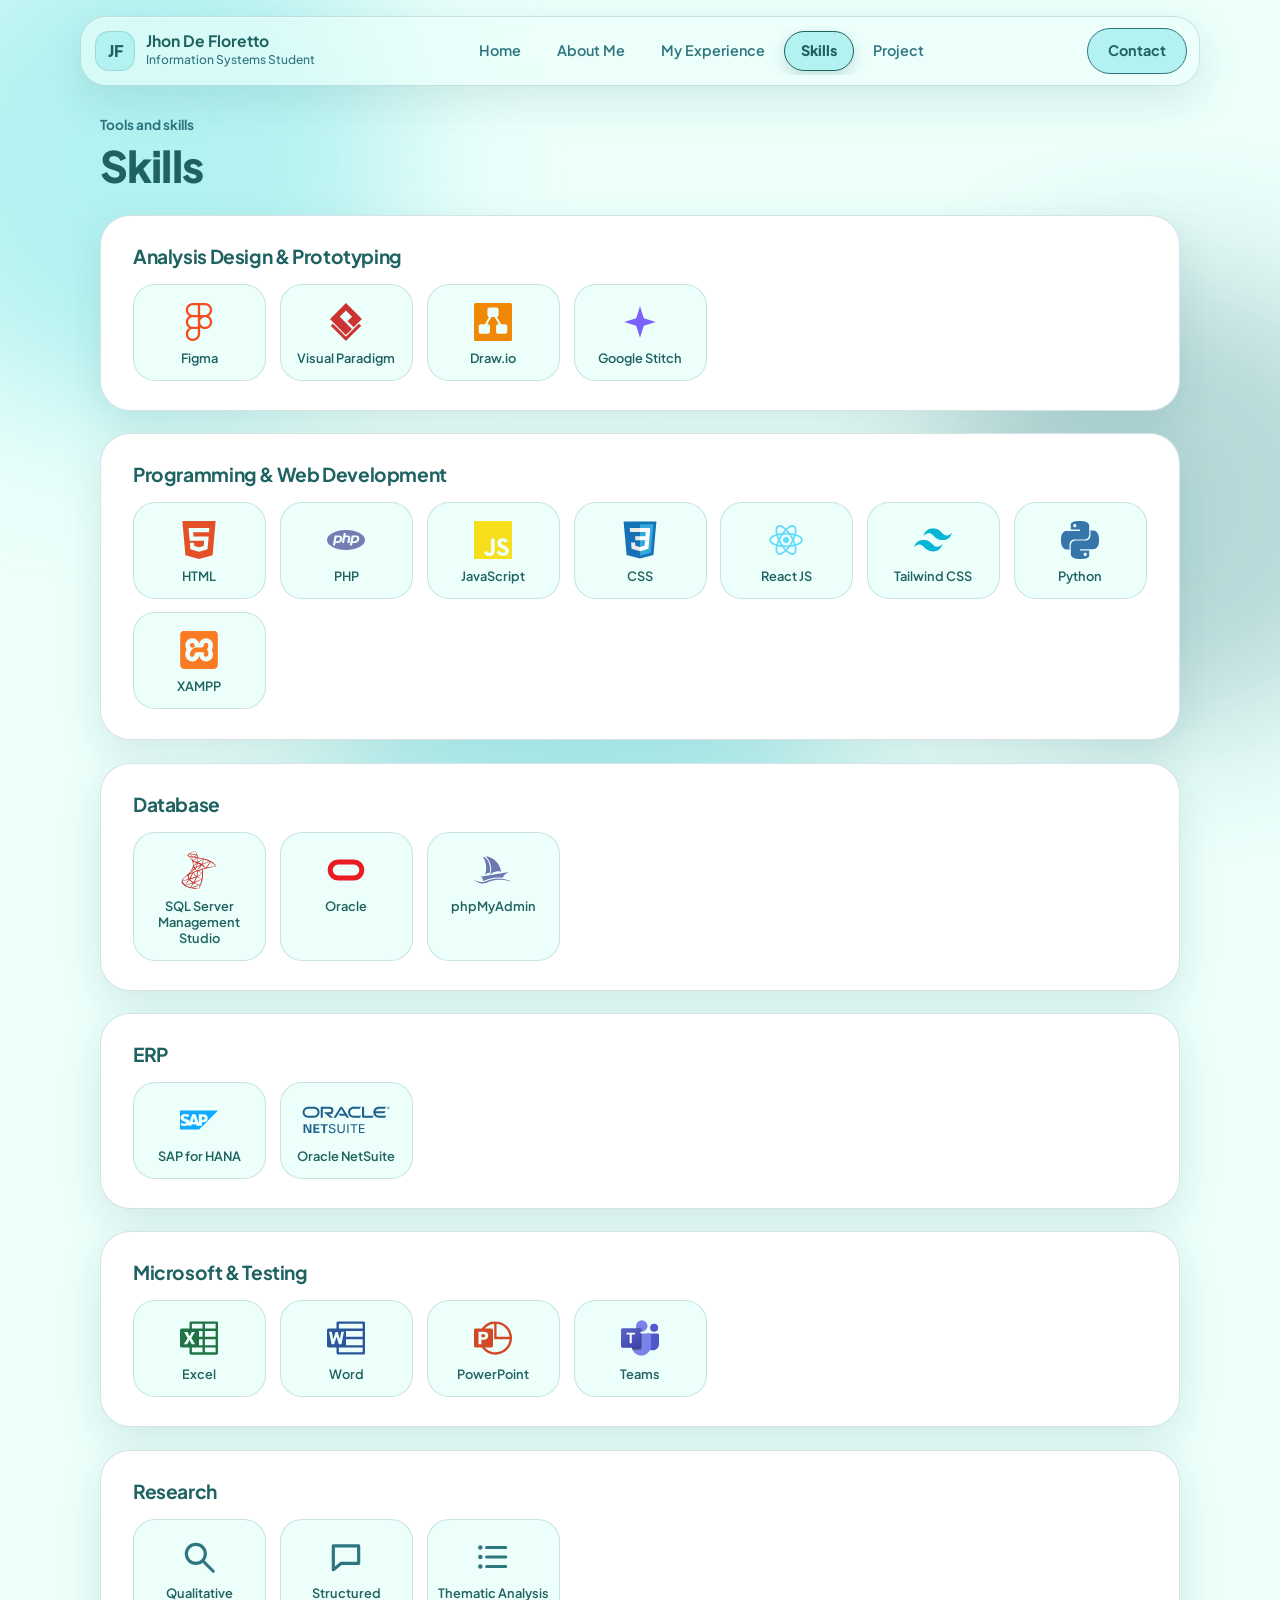
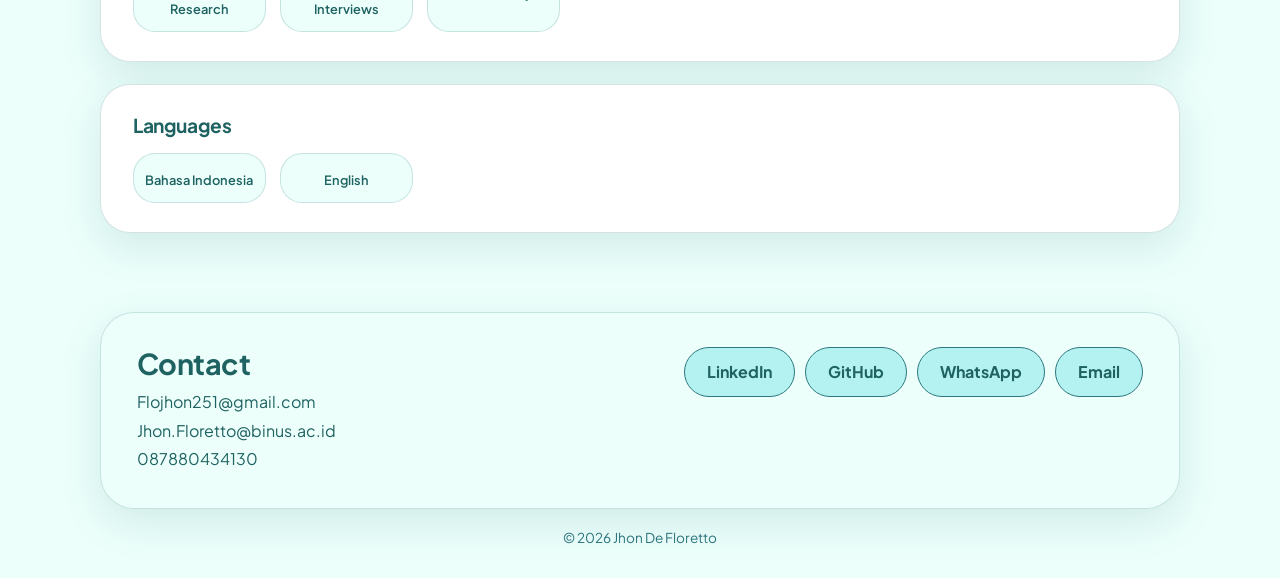
<file: skills.html>
<!doctype html>
<html lang="en">
  <head>
    <meta charset="utf-8" />
    <meta
      name="viewport"
      content="width=device-width, initial-scale=1, viewport-fit=cover"
    />
    <title>Skills | Jhon De Floretto</title>
    <script>
      (function () {
        var d = document.documentElement,
          t = location.hash === "#t";
        if (t) d.classList.add("arriving", "nosplash");
      })();
    </script>
    <link rel="preconnect" href="https://fonts.googleapis.com" />
    <link rel="preconnect" href="https://fonts.gstatic.com" crossorigin />
    <link
      href="https://fonts.googleapis.com/css2?family=Plus+Jakarta+Sans:wght@400;500;600;700;800&display=swap"
      rel="stylesheet"
    />
    <link rel="stylesheet" href="style.css" />
    <noscript
      ><style>
        .rv {
          opacity: 1;
          --ty: 0px;
        }
        .w > span {
          transform: none;
        }
        .hero .lab,
        .hero .role,
        .hero .d,
        .hero .btns,
        .hero .pw {
          opacity: 1;
          transform: none;
        }
      </style></noscript
    >
  </head>
  <body>
    <div class="bg"><i></i><i></i><i></i></div>
    <div id="prog"></div>

    <div id="cv" aria-hidden="true"><i></i><i></i></div>
    <header>
      <div class="bar glass">
        <a class="logo" href="index.html"
          ><b>JF</b
          ><span
            ><strong>Jhon De Floretto</strong
            ><small>Information Systems Student</small></span
          ></a
        >
        <nav>
          <a href="index.html">Home</a><a href="about.html">About Me</a
          ><a href="experience.html">My Experience</a
          ><a href="skills.html" class="on" aria-current="page">Skills</a
          ><a href="projects.html">Project</a>
        </nav>
        <a class="cta" href="#contact">Contact</a>
      </div>
    </header>
    <main class="page">
      <p class="lab">Tools and skills</p>
      <h2>Skills</h2>
      <div class="card sk rv">
        <h3>Analysis Design &amp; Prototyping</h3>
        <div class="tiles">
          <div class="tile rv tilt">
            <svg viewBox="0 0 24 24" aria-hidden="true">
              <path
                fill="#F24E1E"
                d="M15.852 8.981h-4.588V0h4.588c2.476 0 4.49 2.014 4.49 4.49s-2.014 4.491-4.49 4.491zM12.735 7.51h3.117c1.665 0 3.019-1.355 3.019-3.019s-1.355-3.019-3.019-3.019h-3.117V7.51zm0 1.471H8.148c-2.476 0-4.49-2.014-4.49-4.49S5.672 0 8.148 0h4.588v8.981zm-4.587-7.51c-1.665 0-3.019 1.355-3.019 3.019s1.354 3.02 3.019 3.02h3.117V1.471H8.148zm4.587 15.019H8.148c-2.476 0-4.49-2.014-4.49-4.49s2.014-4.49 4.49-4.49h4.588v8.98zM8.148 8.981c-1.665 0-3.019 1.355-3.019 3.019s1.355 3.019 3.019 3.019h3.117V8.981H8.148zM8.172 24c-2.489 0-4.515-2.014-4.515-4.49s2.014-4.49 4.49-4.49h4.588v4.441c0 2.503-2.047 4.539-4.563 4.539zm-.024-7.51a3.023 3.023 0 0 0-3.019 3.019c0 1.665 1.365 3.019 3.044 3.019 1.705 0 3.093-1.376 3.093-3.068v-2.97H8.148zm7.704 0h-.098c-2.476 0-4.49-2.014-4.49-4.49s2.014-4.49 4.49-4.49h.098c2.476 0 4.49 2.014 4.49 4.49s-2.014 4.49-4.49 4.49zm-.097-7.509c-1.665 0-3.019 1.355-3.019 3.019s1.355 3.019 3.019 3.019h.098c1.665 0 3.019-1.355 3.019-3.019s-1.355-3.019-3.019-3.019h-.098z"
              /></svg
            >Figma
          </div>
          <div class="tile rv tilt">
            <svg viewBox="0 0 24 24" aria-hidden="true">
              <path
                fill="#CC3333"
                d="M 1.92 10.08 C 1.92 10.117 11.916 20.132 11.973 20.15 C 11.987 20.154 15.804 16.353 15.804 16.353 C 15.804 16.353 8.138 8.667 8.138 8.642 C 8.138 8.609 11.944 4.803 11.944 4.803 C 11.944 4.803 15.787 8.661 15.787 8.686 C 15.787 8.703 12.98 11.53 12.98 11.53 L 16.804 15.354 L 22.079 10.079 C 22.079 10.079 13.674 1.674 11.981 0 M 3.787 13.036 C 3.764 13.036 2.366 14.424 2.366 14.424 C 2.366 14.424 11.96 24 11.987 24 C 12.013 24 21.601 14.423 21.601 14.423 C 21.601 14.423 20.2 13.036 20.178 13.036 C 20.158 13.036 11.982 21.193 11.982 21.193 C 11.982 21.193 3.805 13.036 3.787 13.036 Z"
              /></svg
            >Visual Paradigm
          </div>
          <div class="tile rv tilt">
            <svg viewBox="0 0 24 24" aria-hidden="true">
              <path
                fill="#F08705"
                d="M19.69 13.419h-2.527l-2.667-4.555a1.292 1.292 0 001.035-1.28V4.16c0-.725-.576-1.312-1.302-1.312H9.771c-.726 0-1.312.576-1.312 1.301v3.435c0 .619.426 1.152 1.034 1.28l-2.666 4.555H4.309c-.725 0-1.312.576-1.312 1.301v3.435c0 .725.576 1.312 1.302 1.312h4.458c.726 0 1.312-.576 1.312-1.302v-3.434c0-.726-.576-1.312-1.301-1.312h-.437l2.645-4.523h2.059l2.656 4.523h-.438c-.725 0-1.312.576-1.312 1.301v3.435c0 .725.576 1.312 1.302 1.312H19.7c.726 0 1.312-.576 1.312-1.302v-3.434c0-.726-.576-1.312-1.301-1.312zM24 22.976c0 .565-.459 1.024-1.013 1.024H1.024A1.022 1.022 0 010 22.987V1.024C0 .459.459 0 1.013 0h21.963C23.541 0 24 .459 24 1.013z"
              /></svg
            >Draw.io
          </div>
          <div class="tile rv tilt">
            <svg viewBox="0 0 24 24" aria-hidden="true">
              <path
                fill="#7B61FF"
                d="M12 2l2.4 7.6L22 12l-7.6 2.4L12 22l-2.4-7.6L2 12l7.6-2.4z"
              /></svg
            >Google Stitch
          </div>
        </div>
      </div>
      <div class="card sk rv">
        <h3>Programming &amp; Web Development</h3>
        <div class="tiles">
          <div class="tile rv tilt">
            <svg viewBox="0 0 24 24" aria-hidden="true">
              <path
                fill="#E34F26"
                d="M1.5 0h21l-1.91 21.563L11.977 24l-8.564-2.438L1.5 0zm7.031 9.75l-.232-2.718 10.059.003.23-2.622L5.412 4.41l.698 8.01h9.126l-.326 3.426-2.91.804-2.955-.81-.188-2.11H6.248l.33 4.171L12 19.351l5.379-1.443.744-8.157H8.531z"
              /></svg
            >HTML
          </div>
          <div class="tile rv tilt">
            <svg viewBox="0 0 24 24" aria-hidden="true">
              <path
                fill="#777BB4"
                d="M7.01 10.207h-.944l-.515 2.648h.838c.556 0 .97-.105 1.242-.314.272-.21.455-.559.55-1.049.092-.47.05-.802-.124-.995-.175-.193-.523-.29-1.047-.29zM12 5.688C5.373 5.688 0 8.514 0 12s5.373 6.313 12 6.313S24 15.486 24 12c0-3.486-5.373-6.312-12-6.312zm-3.26 7.451c-.261.25-.575.438-.917.551-.336.108-.765.164-1.285.164H5.357l-.327 1.681H3.652l1.23-6.326h2.65c.797 0 1.378.209 1.744.628.366.418.476 1.002.33 1.752a2.836 2.836 0 0 1-.305.847c-.143.255-.33.49-.561.703zm4.024.715l.543-2.799c.063-.318.039-.536-.068-.651-.107-.116-.336-.174-.687-.174H11.46l-.704 3.625H9.388l1.23-6.327h1.367l-.327 1.682h1.218c.767 0 1.295.134 1.586.401s.378.7.263 1.299l-.572 2.944h-1.389zm7.597-2.265a2.782 2.782 0 0 1-.305.847c-.143.255-.33.49-.561.703a2.44 2.44 0 0 1-.917.551c-.336.108-.765.164-1.286.164h-1.18l-.327 1.682h-1.378l1.23-6.326h2.649c.797 0 1.378.209 1.744.628.366.417.477 1.001.331 1.751zM17.766 10.207h-.943l-.516 2.648h.838c.557 0 .971-.105 1.242-.314.272-.21.455-.559.551-1.049.092-.47.049-.802-.125-.995s-.524-.29-1.047-.29z"
              /></svg
            >PHP
          </div>
          <div class="tile rv tilt">
            <svg viewBox="0 0 24 24" aria-hidden="true">
              <path
                fill="#F7DF1E"
                d="M0 0h24v24H0V0zm22.034 18.276c-.175-1.095-.888-2.015-3.003-2.873-.736-.345-1.554-.585-1.797-1.14-.091-.33-.105-.51-.046-.705.15-.646.915-.84 1.515-.66.39.12.75.42.976.9 1.034-.676 1.034-.676 1.755-1.125-.27-.42-.404-.601-.586-.78-.63-.705-1.469-1.065-2.834-1.034l-.705.089c-.676.165-1.32.525-1.71 1.005-1.14 1.291-.811 3.541.569 4.471 1.365 1.02 3.361 1.244 3.616 2.205.24 1.17-.87 1.545-1.966 1.41-.811-.18-1.26-.586-1.755-1.336l-1.83 1.051c.21.48.45.689.81 1.109 1.74 1.756 6.09 1.666 6.871-1.004.029-.09.24-.705.074-1.65l.046.067zm-8.983-7.245h-2.248c0 1.938-.009 3.864-.009 5.805 0 1.232.063 2.363-.138 2.711-.33.689-1.18.601-1.566.48-.396-.196-.597-.466-.83-.855-.063-.105-.11-.196-.127-.196l-1.825 1.125c.305.63.75 1.172 1.324 1.517.855.51 2.004.675 3.207.405.783-.226 1.458-.691 1.811-1.411.51-.93.402-2.07.397-3.346.012-2.054 0-4.109 0-6.179l.004-.056z"
              /></svg
            >JavaScript
          </div>
          <div class="tile rv tilt">
            <svg aria-hidden="true" viewBox="0 0 128 128">
              <path
                fill="#1572B6"
                d="M18.814 114.123L8.76 1.352h110.48l-10.064 112.754-45.243 12.543-45.119-12.526z"
              />
              <path
                fill="#33A9DC"
                d="M64.001 117.062l36.559-10.136 8.601-96.354h-45.16v106.49z"
              />
              <path
                fill="#fff"
                d="M64.001 51.429h18.302l1.264-14.163H64.001V23.435h34.682l-.332 3.711-3.4 38.114h-30.95V51.429z"
              />
              <path
                fill="#EBEBEB"
                d="M64.083 87.349l-.061.018-15.403-4.159-.985-11.031H33.752l1.937 21.717 28.331 7.863.063-.018v-14.39z"
              />
              <path
                fill="#fff"
                d="M81.127 64.675l-1.666 18.522-15.426 4.164v14.39l28.354-7.858.208-2.337 2.406-26.881H81.127z"
              />
              <path
                fill="#EBEBEB"
                d="M64.048 23.435v13.831H30.64l-.277-3.108-.63-7.012-.331-3.711h34.646zm-.047 27.996v13.831H48.792l-.277-3.108-.631-7.012-.33-3.711h16.447z"
              /></svg
            >CSS
          </div>
          <div class="tile rv tilt">
            <svg viewBox="-12 -12 24 24" aria-hidden="true">
              <g fill="none" stroke="#61DAFB" stroke-width="1.1">
                <ellipse rx="10" ry="4" />
                <ellipse rx="10" ry="4" transform="rotate(60)" />
                <ellipse rx="10" ry="4" transform="rotate(120)" />
              </g>
              <circle r="1.9" fill="#61DAFB" /></svg
            >React JS
          </div>
          <div class="tile rv tilt">
            <svg viewBox="0 0 24 24" aria-hidden="true">
              <path
                fill="#06B6D4"
                d="M12 4.8c-3.2 0-5.2 1.6-6 4.8 1.2-1.6 2.6-2.2 4.2-1.8.913.228 1.565.89 2.288 1.624C13.666 10.618 15.027 12 18 12c3.2 0 5.2-1.6 6-4.8-1.2 1.6-2.6 2.2-4.2 1.8-.913-.228-1.565-.89-2.288-1.624C16.336 6.182 14.975 4.8 12 4.8zM6 12c-3.2 0-5.2 1.6-6 4.8 1.2-1.6 2.6-2.2 4.2-1.8.913.228 1.565.89 2.288 1.624 1.177 1.194 2.538 2.576 5.512 2.576 3.2 0 5.2-1.6 6-4.8-1.2 1.6-2.6 2.2-4.2 1.8-.913-.228-1.565-.89-2.288-1.624C10.336 13.382 8.975 12 6 12z"
              /></svg
            >Tailwind CSS
          </div>
          <div class="tile rv tilt">
            <svg viewBox="0 0 24 24" aria-hidden="true">
              <path
                fill="#3776AB"
                d="M14.25.18l.9.2.73.26.59.3.45.32.34.34.25.34.16.33.1.3.04.26.02.2-.01.13V8.5l-.05.63-.13.55-.21.46-.26.38-.3.31-.33.25-.35.19-.35.14-.33.1-.3.07-.26.04-.21.02H8.77l-.69.05-.59.14-.5.22-.41.27-.33.32-.27.35-.2.36-.15.37-.1.35-.07.32-.04.27-.02.21v3.06H3.17l-.21-.03-.28-.07-.32-.12-.35-.18-.36-.26-.36-.36-.35-.46-.32-.59-.28-.73-.21-.88-.14-1.05-.05-1.23.06-1.22.16-1.04.24-.87.32-.71.36-.57.4-.44.42-.33.42-.24.4-.16.36-.1.32-.05.24-.01h.16l.06.01h8.16v-.83H6.18l-.01-2.75-.02-.37.05-.34.11-.31.17-.28.25-.26.31-.23.38-.2.44-.18.51-.15.58-.12.64-.1.71-.06.77-.04.84-.02 1.27.05zm-6.3 1.98l-.23.33-.08.41.08.41.23.34.33.22.41.09.41-.09.33-.22.23-.34.08-.41-.08-.41-.23-.33-.33-.22-.41-.09-.41.09zm13.09 3.95l.28.06.32.12.35.18.36.27.36.35.35.47.32.59.28.73.21.88.14 1.04.05 1.23-.06 1.23-.16 1.04-.24.86-.32.71-.36.57-.4.45-.42.33-.42.24-.4.16-.36.09-.32.05-.24.02-.16-.01h-8.22v.82h5.84l.01 2.76.02.36-.05.34-.11.31-.17.29-.25.25-.31.24-.38.2-.44.17-.51.15-.58.13-.64.09-.71.07-.77.04-.84.01-1.27-.04-1.07-.14-.9-.2-.73-.25-.59-.3-.45-.33-.34-.34-.25-.34-.16-.33-.1-.3-.04-.25-.02-.2.01-.13v-5.34l.05-.64.13-.54.21-.46.26-.38.3-.32.33-.24.35-.2.35-.14.33-.1.3-.06.26-.04.21-.02.13-.01h5.84l.69-.05.59-.14.5-.21.41-.28.33-.32.27-.35.2-.36.15-.36.1-.35.07-.32.04-.28.02-.21V6.07h2.09l.14.01zm-6.47 14.25l-.23.33-.08.41.08.41.23.33.33.23.41.08.41-.08.33-.23.23-.33.08-.41-.08-.41-.23-.33-.33-.23-.41-.08-.41.08z"
              /></svg
            >Python
          </div>
          <div class="tile rv tilt">
            <svg viewBox="0 0 24 24" aria-hidden="true">
              <path
                fill="#FB7A24"
                d="M16.792,11.923c0.113,0.043,0.226,0.079,0.334,0.128c0.45,0.203,0.715,0.553,0.748,1.044 c0.041,0.634,0.044,1.271,0.002,1.905c-0.049,0.732-0.725,1.292-1.483,1.271c-0.735-0.021-1.369-0.62-1.397-1.341 c-0.017-0.441-0.003-0.884-0.006-1.326c-0.001-0.239-0.003-0.242-0.245-0.243c-1.363-0.001-2.726,0.008-4.089-0.003 c-0.888-0.007-1.421,0.482-1.471,1.46c-0.019,0.38-0.1,0.727-0.357,1.018c-0.397,0.451-0.898,0.601-1.472,0.466 c-0.554-0.131-0.867-0.522-1.035-1.048c-0.117-0.367-0.056-0.737,0.012-1.094c0.341-1.797,1.366-3.006,3.125-3.555 c0.357-0.112,0.731-0.166,1.105-0.166c0.94,0.001,1.881,0.001,2.821-0.001c0.128,0,0.257-0.012,0.385-0.021 c0.702-0.051,1.166-0.511,1.22-1.352c0.004-0.064,0-0.129,0.001-0.193c0.011-0.788,0.605-1.396,1.393-1.425 c0.787-0.029,1.438,0.527,1.493,1.318c0.076,1.083-0.265,2.046-0.913,2.907C16.903,11.751,16.819,11.816,16.792,11.923z M8.249,10.436c-0.258-0.008-0.571,0.018-0.882-0.035c-0.536-0.09-0.876-0.39-1.02-0.916C6.19,8.912,6.25,8.388,6.698,7.96 C7.154,7.526,7.694,7.4,8.285,7.645c0.52,0.216,0.859,0.731,0.89,1.293C9.2,9.382,9.178,9.828,9.182,10.272 c0.001,0.116-0.043,0.167-0.161,0.165C8.781,10.434,8.542,10.436,8.249,10.436z M21.682,0H2.318C1.102,0,0.116,0.986,0.116,2.202 v19.317c0,1.37,1.111,2.481,2.481,2.481h18.807c1.37,0,2.481-1.111,2.481-2.481V2.202C23.884,0.986,22.898,0,21.682,0z M20.125,12.473c0.519,0.804,0.733,1.69,0.677,2.657c-0.108,1.886-1.413,3.474-3.25,3.916c-2.585,0.623-4.566-0.923-5.233-2.794 c-0.109-0.304-0.16-0.622-0.224-0.985c-0.068,0.414-0.115,0.789-0.264,1.134c-0.697,1.617-1.884,2.603-3.665,2.799 c-2.104,0.232-4.048-1.067-4.632-3.084c-0.25-0.863-0.175-1.747-0.068-2.625c0.08-0.653,0.321-1.268,0.632-1.848 c0.057-0.106,0.057-0.184-0.01-0.285c-0.561-0.845-0.779-1.777-0.7-2.784C3.43,8.035,3.56,7.52,3.805,7.038 C4.52,5.626,6.09,4.427,8.193,4.626c1.849,0.175,3.562,1.77,3.83,3.564c0.013,0.09,0.039,0.178,0.068,0.311 c0.044-0.241,0.076-0.439,0.118-0.636c0.344-1.63,1.94-3.335,4.201-3.357c2.292-0.021,3.99,1.776,4.31,3.446 c0.17,0.888,0.089,1.776-0.103,2.663c-0.112,0.517-0.31,1.008-0.524,1.492C20.034,12.245,20.043,12.345,20.125,12.473z"
              /></svg
            >XAMPP
          </div>
        </div>
      </div>
      <div class="card sk rv">
        <h3>Database</h3>
        <div class="tiles">
          <div class="tile rv tilt">
            <svg viewBox="0 0 24 24" aria-hidden="true">
              <path
                fill="#CC2927"
                d="M4.724 2.505s-.08.127-.004.315c.046.116.186.256.34.404c0 0 1.615 1.576 1.813 1.804c.895 1.033 1.284 2.05 1.32 3.453c.022.9-.151 1.692-.573 2.613c-.756 1.649-2.35 3.468-4.81 5.49l.36-.12c.233-.173.548-.359 1.292-.766c1.713-.936 3.636-1.798 5.999-2.686c3.399-1.277 8.99-2.776 12.172-3.263l.331-.051l-.05-.08c-.292-.452-.49-.731-.73-1.027c-.697-.863-1.542-1.567-2.577-2.146c-1.422-.797-3.267-1.416-5.6-1.88a68 68 0 0 0-2.191-.375a209 209 0 0 1-3.924-.64c-.425-.075-1.06-.181-1.481-.272a9 9 0 0 1-.961-.258c-.268-.105-.645-.207-.726-.515m.936.909c.003-.002.063.017.137.042c.136.046.316.1.526.159q.22.061.479.127c.218.056.399.104.401.107c.024.027.391 1.198.516 1.647c.048.172.084.315.081.318a1 1 0 0 1-.09-.14c-.424-.746-1.097-1.505-1.874-2.116a3 3 0 0 1-.176-.144m1.79.494a1.3 1.3 0 0 1 .195.034c.619.136 1.725.35 2.435.47c.119.02.216.04.216.047a.4.4 0 0 1-.098.062c-.119.06-.602.349-.763.457a7 7 0 0 0-1.03.821a5 5 0 0 1-.197.192a1 1 0 0 1-.041-.137a12 12 0 0 0-.65-1.779a2 2 0 0 1-.071-.165q-.001-.002.004-.002m3.147.598c.02.007.06.13.129.404a6 6 0 0 1 .153 1.977l-.012.038l-.187-.06a47 47 0 0 0-1.562-.46a7 7 0 0 1-.56-.17c0-.022.449-.471.642-.642c.369-.326 1.362-1.098 1.397-1.087m.25.036c.011-.01 1.504.248 2.182.378c.506.097 1.237.25 1.281.269c.022.008-.054.05-.297.16c-.96.432-1.672.82-2.38 1.293c-.186.124-.341.226-.344.226c-.004 0-.006-.104-.006-.23c0-.69-.139-1.387-.391-1.976a1 1 0 0 1-.045-.12m3.86.764c.011.011-.038.306-.08.48c-.132.54-.482 1.344-.914 2.099a2 2 0 0 1-.152.246a1.5 1.5 0 0 1-.219-.115c-.422-.247-.9-.48-1.425-.697a5 5 0 0 1-.278-.12c-.024-.022 1.143-.795 1.762-1.166c.495-.297 1.292-.741 1.306-.727m.276.043c.033 0 .695.18 1.037.283c.853.255 1.837.614 2.475.904l.265.12l-.187.043c-1.561.36-2.9.773-4.188 1.296c-.107.044-.2.08-.207.08a1 1 0 0 1 .075-.185c.388-.823.638-1.687.703-2.42c.006-.067.018-.121.027-.121m-6.58 1.512c.01-.01.514.108.789.185c.413.116 1.292.41 1.292.433c0 .004-.097.089-.215.188A27 27 0 0 0 8.786 9.01a5 5 0 0 1-.308.285c-.007 0-.01-.023-.006-.05c.083-.611.065-1.395-.05-2.193a1.3 1.3 0 0 1-.02-.19zm10.61.01c.007.008-.234.385-.384.6c-.22.314-.537.726-1.261 1.637l-.954 1.202a9 9 0 0 1-.269.333c-.003 0-.05-.066-.103-.146a7.6 7.6 0 0 0-1.47-1.625a10 10 0 0 0-.27-.218a.4.4 0 0 1-.074-.063c0-.01.617-.274 1.088-.466a37 37 0 0 1 2.778-.99c.442-.135.912-.27.919-.264m.278.073a1 1 0 0 1 .207.1a12.3 12.3 0 0 1 2.428 1.824c.194.19.667.683.66.687l-.363.029c-1.53.115-3.486.44-5.37.893c-.128.03-.238.056-.246.056c-.007 0 .133-.14.311-.312c1.107-1.063 1.611-1.734 2.205-2.934c.088-.178.163-.333.166-.342zm-8.088.83c.051.01.523.23.879.408c.325.163.818.426.843.449c.003.003-.17.093-.386.201a25 25 0 0 0-1.878 1.037c-.175.107-.32.194-.325.194c-.015 0-.01-.013.088-.191a7.7 7.7 0 0 0 .738-2.002c.014-.062.03-.1.041-.097zm-.475.084c.01.01-.112.46-.19.7a9 9 0 0 1-.835 1.808l-.09.147l-.203-.197a2.7 2.7 0 0 0-.676-.5a1 1 0 0 1-.176-.102c0-.03.62-.593 1.098-.998c.343-.29 1.064-.867 1.072-.858m2.888 1.188l.177.115c.407.264.888.619 1.255.924c.206.172.605.53.687.616l.044.047l-.294.082a54 54 0 0 0-4.45 1.424a6 6 0 0 1-.32.112c-.021 0-.042.019.333-.326c.96-.883 1.807-1.856 2.44-2.802zm-.759.19c.009.009-.492.71-.789 1.106c-.356.473-.99 1.265-1.426 1.78a9 9 0 0 1-.346.397c-.01.003-.015-.05-.016-.133c0-.44-.112-.91-.308-1.308c-.083-.168-.097-.208-.08-.224c.068-.062 1.127-.666 1.794-1.023c.459-.246 1.163-.604 1.171-.595m-4.59 1.125a4 4 0 0 1 .812.518c.008.005-.087.083-.21.172c-.345.249-.87.644-1.173.886c-.32.255-.331.263-.295.207c.24-.367.36-.574.486-.84c.113-.236.224-.516.304-.76a.7.7 0 0 1 .077-.183zm1.223.96c.017-.003.04.028.139.175c.207.31.366.722.407 1.058l.008.073l-.497.192a47 47 0 0 0-2.266.94c-.155.072-.428.202-.607.292s-.325.16-.325.156s.112-.089.25-.188c1.087-.79 2.025-1.654 2.732-2.519c.075-.092.144-.172.153-.178l.006-.002zm-.564.14c.015.014-.401.484-.681.77a12 12 0 0 1-2.256 1.821c-.108.069-.206.13-.22.138c-.023.014.008-.022.386-.434c.238-.259.42-.474.628-.743a1.2 1.2 0 0 1 .362-.346c.537-.388 1.767-1.221 1.781-1.207zM9.925 0c-.08-.01-1.371.455-2.2.791c-1.123.457-1.996.894-2.534 1.272c-.2.14-.452.393-.488.49a.4.4 0 0 0-.021.123l.488.46l1.158.37L9.087 4l3.153.542l.032-.27l-.028-.005l-.415-.066l-.085-.148a28 28 0 0 1-1.177-2.325a12 12 0 0 1-.53-1.465C9.969.02 9.962.005 9.925 0m-.061.186h.005c.003.003.017.105.032.225c.062.508.176 1 .354 1.53c.134.4.136.377-.024.332c-.37-.103-2.032-.388-3.234-.555a9 9 0 0 1-.357-.053c-.015-.015.867-.477 1.258-.66c.501-.232 1.867-.8 1.966-.819M6.362 1.814l.141.048c.772.262 2.706.632 3.775.72c.12.01.222.021.225.024s-.1.058-.228.122c-.515.258-1.083.573-1.476.819c-.115.072-.22.13-.235.129l-.17-.027l-.144-.023l-.365-.355c-.641-.62-1.141-1.1-1.335-1.28zm-.143.114l.511.638c.282.35.564.699.626.774s.111.138.108.14c-.014.011-.74-.13-1.125-.219a9 9 0 0 1-.803-.212l-.2-.064l.001-.049c.003-.245.312-.607.836-.976zm4.352.869c.015.001.032.032.077.131c.124.272.51 1.008.603 1.15c.03.047.08.05-.433-.033c-1.23-.198-1.629-.265-1.629-.273a.4.4 0 0 1 .083-.054a7 7 0 0 0 1.107-.767l.175-.147q.01-.008.017-.007m4.309 8.408l-4.808 1.568l-4.18 1.846l-1.17.31a32 32 0 0 1-1.928 1.682a7.5 7.5 0 0 0-.953.945c-.332.414-.592.854-.704 1.193c-.2.61-.103 1.228.285 1.798c.495.728 1.48 1.468 2.625 1.972c.585.256 1.57.588 2.31.774c1.233.312 3.614.65 4.926.7c.266.01.62.01.637-.002c.028-.019.233-.405.47-.89c.806-1.646 1.389-3.19 1.703-4.508c.19-.799.338-1.863.434-3.125a26 26 0 0 0 .016-1.934a14 14 0 0 0-.183-1.706a.4.4 0 0 1-.012-.15c.014-.01.059-.025.65-.197zm-1.1.645c.045 0 .16 1.114.191 1.82c.006.151.005.247-.004.247c-.028 0-.615-.345-1.032-.606a29 29 0 0 1-1.162-.772c-.035-.028-.031-.029.266-.131c.505-.174 1.704-.558 1.742-.558zm-2.448.803c.03 0 .115.047.315.172c.75.47 1.766 1.035 2.2 1.225c.136.06.151.036-.16.247c-.662.45-1.486.892-2.497 1.342a8 8 0 0 1-.331.142a1 1 0 0 1 .043-.2c.245-.905.383-1.82.387-2.554c.002-.362.002-.364.037-.373zm-.504.193c.021.022.006.834-.02 1.056a9.2 9.2 0 0 1-.418 1.837c-.014.017-.511-.468-.676-.66a5 5 0 0 1-.669-.973c-.082-.162-.214-.484-.202-.493c.056-.04 1.971-.78 1.985-.767m-2.375.936q.006 0 .01.004a1 1 0 0 1 .056.131a5 5 0 0 0 .602 1.08a6.3 6.3 0 0 0 1.017 1.06c.023.02.03.016-.562.24a49 49 0 0 1-2.294.8c-.327.106-.604.195-.615.2c-.033.011-.023-.009.073-.158c.427-.666 1.073-1.97 1.435-2.892c.062-.16.122-.32.133-.356c.015-.052.031-.07.08-.092a.2.2 0 0 1 .065-.017m-.728.3c.01.009-.174.398-.356.751a29 29 0 0 1-1.253 2.185l-.182.288c-.018.027-.026.018-.082-.094a3.3 3.3 0 0 1-.28-.842a3.4 3.4 0 0 1 .02-1.083c.047-.227.045-.222.152-.276c.462-.237 1.966-.942 1.981-.929m6.268.255v.154a20 20 0 0 1-.255 2.992a9.4 9.4 0 0 1-1.898-.782c-.354-.194-.865-.507-.85-.522c.003-.004.154-.083.334-.177c.714-.37 1.395-.77 1.988-1.166c.222-.148.555-.389.629-.454zM4.981 15.41c.015 0 .011.028-.012.161a4 4 0 0 0-.041.39c-.03.532.057.924.32 1.46c.074.15.132.274.129.276c-.027.023-2.43.726-3.186.933l-.435.12c-.027.008-.029.002-.02-.06c.083-.533.49-1.232 1.058-1.82c.378-.39.68-.622 1.195-.915a31 31 0 0 1 .992-.545m5.669 1.015c.002-.002.091.045.197.107c.777.449 1.86.87 2.783 1.081l.084.02l-.115.063c-.482.268-2.071.929-3.694 1.537l-.513.194a.3.3 0 0 1-.082.027c0-.004.067-.132.149-.286c.456-.852.91-1.887 1.144-2.605c.023-.073.044-.135.047-.138m-.578.19a1.4 1.4 0 0 1-.063.169a24 24 0 0 1-1.261 2.54a9 9 0 0 1-.252.433c-.005 0-.114-.066-.244-.145c-.77-.472-1.452-1.052-1.9-1.617l-.064-.08l.332-.091a24 24 0 0 0 3.19-1.103c.142-.06.26-.109.262-.106m3.59 1.253q.002 0 .002.003c0 .08-.183.828-.336 1.37c-.128.453-.236.808-.435 1.437a9 9 0 0 1-.168.504a15 15 0 0 1-3-.841a8 8 0 0 1-.639-.283c-.006-.007.213-.11.486-.23c1.655-.721 3.369-1.543 3.955-1.896a.4.4 0 0 1 .135-.064m-8.287.283c.009.009-.454.671-1.1 1.576l-.587.823c-.097.139-.245.358-.329.488l-.153.236l-.162-.137a6.5 6.5 0 0 1-.677-.69c-.312-.389-.523-.798-.607-1.174c-.038-.174-.04-.262-.003-.273a176 176 0 0 1 1.934-.455l1.3-.305c.209-.05.382-.09.384-.089m.465.178l.117.131a6.8 6.8 0 0 0 1.706 1.394a1 1 0 0 1 .195.128a282 282 0 0 1-4.33 1.53l-.072-.048l-.067-.048l.105-.152c.34-.493.768-1.035 1.705-2.162zm2.9 2.073c.003-.003.165.054.362.128c.473.177.844.292 1.347.418c.617.155 1.51.31 2.038.354c.08.006.122.016.11.024c-.025.016-.56.194-.953.318a259 259 0 0 1-4.636 1.363c-.035.007-.157-.025-.157-.04c0-.009.087-.119.193-.246a22 22 0 0 0 1.476-1.984zm-.642.018c.005.005-.253.418-.706 1.132c-.192.301-.409.645-.483.762c-.075.118-.184.298-.242.4l-.107.185l-.054-.014c-.13-.035-1.049-.36-1.291-.456a9 9 0 0 1-.846-.389c-.289-.156-.655-.388-.627-.397l1.105-.302c1.592-.434 2.473-.683 3.05-.864c.109-.033.199-.059.2-.057zm4.523 1.061h.006c.015.038-.575 1.67-.79 2.188c-.049.116-.066.145-.092.143a56 56 0 0 1-1.433-.2c-.906-.138-2.423-.403-2.806-.49l-.089-.02l.543-.122c1.164-.262 1.723-.403 2.29-.577a16.5 16.5 0 0 0 2.138-.824a2 2 0 0 1 .233-.098"
              /></svg
            >SQL Server Management Studio
          </div>
          <div class="tile rv tilt">
            <svg viewBox="0 0 24 24" aria-hidden="true">
              <rect
                x="2"
                y="7"
                width="20"
                height="10"
                rx="5"
                fill="none"
                stroke="#EA1B22"
                stroke-width="3.2"
              /></svg
            >Oracle
          </div>
          <div class="tile rv tilt">
            <svg viewBox="0 0 24 24" aria-hidden="true">
              <path
                fill="#6C78AF"
                d="M5.463 3.476C6.69 5.225 7.497 7.399 7.68 9.798a12.9 12.9 0 0 1-.672 5.254 4.29 4.29 0 0 1 2.969-1.523c.05-.004.099-.006.148-.008.08-.491.47-3.45-.977-6.68-1.068-2.386-3-3.16-3.685-3.365Zm1.777.037s2.406 1.066 3.326 5.547c.607 2.955.049 4.836-.402 5.773a7.347 7.347 0 0 1 4.506-1.994c.86-.065 1.695.02 2.482.233-.1-.741-.593-3.414-2.732-5.92-3.263-3.823-7.18-3.64-7.18-3.64Zm14.817 9.701-17.92 3.049a2.284 2.284 0 0 1 1.535 2.254 2.31 2.31 0 0 1-.106.61c.055-.027 2.689-1.275 6.342-2.034 3.238-.673 5.723-.36 6.285-.273a6.46 6.46 0 0 1 3.864-3.606zm-6.213 4.078c-2.318 0-4.641.495-6.614 1.166-2.868.976-2.951 1.348-5.55 1.043C1.844 19.286 0 18.386 0 18.386s2.406 1.97 4.914 2.127c1.986.125 3.505-.822 5.315-1.414 2.661-.871 4.511-.97 6.253-.975C19.361 18.116 24 19.353 24 19.353s-2.11-1.044-5.033-1.72a13.885 13.885 0 0 0-3.123-.34Z"
              /></svg
            >phpMyAdmin
          </div>
        </div>
      </div>
      <div class="card sk rv">
        <h3>ERP</h3>
        <div class="tiles">
          <div class="tile rv tilt">
            <svg viewBox="0 0 24 24" aria-hidden="true">
              <path
                fill="#0FAAFF"
                d="M0 6.064v11.872h12.13L24 6.064zm3.264 2.208h.005c.863.001 1.915.245 2.676.633l-.82 1.43c-.835-.404-1.255-.442-1.73-.467-.708-.038-1.064.215-1.069.488-.007.332.669.633 1.305.838.964.306 2.19.715 2.377 1.9L7.77 8.437h2.046l2.064 5.576-.007-5.575h2.37c2.257 0 3.318.764 3.318 2.519 0 1.575-1.09 2.514-2.936 2.514h-.763l-.01 2.094-3.588-.003-.25-.908c-.37.122-.787.189-1.23.189-.456 0-.885-.071-1.263-.2l-.358.919-2 .006.09-.462c-.029.025-.057.05-.087.074-.535.43-1.208.629-2.037.644l-.213.002a5.075 5.075 0 0 1-2.581-.675l.73-1.448c.79.467 1.286.572 1.956.558.347-.007.598-.07.761-.239a.557.557 0 0 0 .156-.369c.007-.376-.53-.553-1.185-.756-.531-.164-1.135-.389-1.606-.735-.559-.41-.825-.924-.812-1.65a1.99 1.99 0 0 1 .566-1.377c.519-.537 1.357-.863 2.363-.863zm10.597 1.67v1.904h.521c.694 0 1.247-.23 1.248-.964 0-.709-.554-.94-1.248-.94zm-5.087.767l-.748 2.362c.223.085.481.133.757.133.268 0 .52-.047.742-.126l-.736-2.37z"
              /></svg
            >SAP for HANA
          </div>
          <div class="tile rv tilt">
            <svg
              viewBox="-0.20 11.07 32.37 10.14"
              class="wide"
              aria-hidden="true"
            >
              <path
                fill="#1F5F8B"
                d="M31.518 11.688c.026 0 .064 0 .077-.039c.013-.013.013-.025.013-.038a.07.07 0 0 0-.038-.064c-.026-.013-.052-.013-.09-.013h-.026v.14h.064m-.038-.204c.064 0 .102 0 .128.013c.09.025.09.115.09.14v.039c0 .026-.013.064-.065.09c0 0-.012.012-.025.012l.115.205h-.115l-.09-.192h-.064v.192h-.102v-.499zm.038.703a.445.445 0 0 0 .448-.447a.437.437 0 0 0-.448-.448a.453.453 0 0 0-.447.448c0 .243.204.447.447.447m-.345-.447c0-.192.153-.345.358-.345c.192 0 .345.153.345.345a.344.344 0 0 1-.345.345a.34.34 0 0 1-.358-.345m-3.107 2.851a1.29 1.29 0 0 1-1.24-.933h3.26l.448-.703h-3.708a1.29 1.29 0 0 1 1.24-.934h2.238l.447-.703h-2.736c-1.1 0-1.982.895-1.982 1.982c0 1.1.895 1.982 1.982 1.982h2.353l.447-.704h-2.749m-9.334.704h2.365l.448-.704h-2.749a1.285 1.285 0 0 1-1.292-1.278c0-.716.576-1.279 1.292-1.279h2.238l.447-.703h-2.736c-1.1 0-1.995.895-1.995 1.982c0 1.1.895 1.982 1.982 1.982m-14.487-.69H2.033a1.28 1.28 0 0 1-1.279-1.28c0-.715.576-1.278 1.279-1.278h2.2c.715 0 1.29.575 1.29 1.279c0 .703-.575 1.278-1.278 1.278m-2.263.69h2.301c1.1 0 1.982-.882 1.982-1.981s-.882-1.982-1.982-1.982H1.982A1.99 1.99 0 0 0 0 13.286c0 1.1.895 1.982 1.982 1.982m8.042-1.279a1.342 1.342 0 1 0 0-2.685H6.687v3.964h.767v-3.26h2.52c.357 0 .639.28.639.638c0 .359-.282.64-.64.64H7.825l2.276 1.982h1.113l-1.535-1.292h.345m12.62.601v-3.273h-.767v3.593q0 .154.115.268a.4.4 0 0 0 .282.115h3.478l.447-.703zm-9.334-.703h2.033l-1.074-1.739l-1.982 3.133h-.908l2.404-3.76a.56.56 0 0 1 .473-.242c.192 0 .358.089.46.242l2.417 3.772h-.895l-.422-.703h-2.059zM.371 17.659h1.01l1.227 2.57v-2.57h.653v3.273h-.96l-1.265-2.724v2.711H.371zm3.631 0h2.187v.537H4.705v.78h1.394v.537H4.705v.882H6.24v.537H4.002zm3.593.537h-.972v-.537h2.66v.537h-.972v2.736h-.703v-2.736zm2.532 1.777c.013.23.038.652.792.652c.678 0 .768-.422.768-.588c0-.37-.294-.435-.755-.55c-.498-.128-.716-.179-.882-.294a.73.73 0 0 1-.345-.64c0-.664.626-.958 1.24-.958c.217 0 .652.038.92.32c.18.204.192.421.205.562h-.473c-.025-.41-.37-.499-.69-.499c-.448 0-.73.205-.73.525c0 .294.193.383.59.486c.779.204.869.217 1.06.345c.307.204.32.511.32.652c0 .575-.448 1.023-1.291 1.023c-.243 0-.755-.039-1.01-.371c-.192-.243-.192-.499-.192-.665zm3.196-2.314v2.02c0 .345.077.499.14.588c.206.269.525.32.743.32c.882 0 .882-.69.882-.934V17.66h.435v2.02c0 .179 0 .537-.269.87c-.32.409-.818.447-1.061.447c-.307 0-.857-.09-1.15-.524c-.103-.141-.193-.333-.193-.819V17.66zm3.146 3.273h.447v-3.273h-.447zm2.212 0v-2.89h-1.1v-.383h2.634v.383h-1.099v2.89zm2.084-3.273h2.046v.383h-1.598v1.023h1.521v.384h-1.521v1.087h1.636v.396h-2.084z"
              /></svg
            >Oracle NetSuite
          </div>
        </div>
      </div>
      <div class="card sk rv">
        <h3>Microsoft &amp; Testing</h3>
        <div class="tiles">
          <div class="tile rv tilt">
            <svg viewBox="0 0 24 24" aria-hidden="true">
              <path
                fill="#217346"
                d="M23 1.5q.41 0 .7.3q.3.29.3.7v19q0 .41-.3.7q-.29.3-.7.3H7q-.41 0-.7-.3q-.3-.29-.3-.7V18H1q-.41 0-.7-.3q-.3-.29-.3-.7V7q0-.41.3-.7Q.58 6 1 6h5V2.5q0-.41.3-.7q.29-.3.7-.3zM6 13.28l1.42 2.66h2.14l-2.38-3.87l2.34-3.8H7.46l-1.3 2.4l-.05.08l-.04.09l-.64-1.28l-.66-1.29H2.59l2.27 3.82l-2.48 3.85h2.16zM14.25 21v-3H7.5v3zm0-4.5v-3.75H12v3.75zm0-5.25V7.5H12v3.75zm0-5.25V3H7.5v3zm8.25 15v-3h-6.75v3zm0-4.5v-3.75h-6.75v3.75zm0-5.25V7.5h-6.75v3.75zm0-5.25V3h-6.75v3Z"
              /></svg
            >Excel
          </div>
          <div class="tile rv tilt">
            <svg viewBox="0 0 24 24" aria-hidden="true">
              <path
                fill="#2B579A"
                d="M23.004 1.5q.41 0 .703.293t.293.703v19.008q0 .41-.293.703t-.703.293H6.996q-.41 0-.703-.293T6 21.504V18H.996q-.41 0-.703-.293T0 17.004V6.996q0-.41.293-.703T.996 6H6V2.496q0-.41.293-.703t.703-.293zM6.035 11.203l1.442 4.735h1.64l1.57-7.876H9.036l-.937 4.653l-1.325-4.5H5.38l-1.406 4.523l-.938-4.675H1.312l1.57 7.874h1.641zM22.5 21v-3h-15v3zm0-4.5v-3.75H12v3.75zm0-5.25V7.5H12v3.75zm0-5.25V3h-15v3Z"
              /></svg
            >Word
          </div>
          <div class="tile rv tilt">
            <svg viewBox="0 0 24 24" aria-hidden="true">
              <path
                fill="#D24726"
                d="M13.5 1.5q1.453 0 2.795.375t2.508 1.06t2.12 1.641q.956.955 1.641 2.121q.686 1.166 1.061 2.508T24 12t-.375 2.795t-1.06 2.508q-.686 1.166-1.641 2.12q-.955.956-2.121 1.641q-1.166.686-2.508 1.061T13.5 22.5q-1.29 0-2.52-.305q-1.23-.304-2.337-.884T6.58 19.893Q5.625 19.055 4.887 18H.997q-.411 0-.704-.293T0 17.004V6.996q0-.41.293-.703T.996 6h3.89q.739-1.055 1.694-1.893q.955-.837 2.063-1.418q1.107-.58 2.337-.884T13.5 1.5m.75 1.535v8.215h8.215q-.14-1.64-.826-3.076t-1.782-2.531q-1.095-1.096-2.537-1.782t-3.07-.826m-5.262 7.57q0-.68-.228-1.166q-.229-.486-.627-.79q-.399-.305-.938-.446q-.539-.14-1.172-.14H2.848v7.863h1.84v-2.742H5.93q.574 0 1.119-.17t.978-.493q.434-.322.698-.802t.263-1.114M13.5 21q1.172 0 2.262-.287t2.056-.82t1.776-1.278q.808-.744 1.418-1.664t.984-1.986q.375-1.067.469-2.227h-9.703V3.035q-1.735.14-3.27.908T6.797 6h4.207q.41 0 .703.293t.293.703v10.008q0 .41-.293.703t-.703.293H6.797q.644.715 1.412 1.271q.768.557 1.623.944t1.781.586T13.5 21M5.812 9.598q.575 0 .915.228q.34.229.34.838q0 .27-.124.44q-.123.17-.31.275q-.188.105-.422.146t-.445.041H4.687V9.598Z"
              /></svg
            >PowerPoint
          </div>
          <div class="tile rv tilt">
            <svg viewBox="0 0 256 239" aria-hidden="true">
              <defs>
                <linearGradient
                  id="SVGCo9xpmZW"
                  x1="17.372%"
                  x2="82.628%"
                  y1="-6.51%"
                  y2="106.51%"
                >
                  <stop offset="0%" stop-color="#5a62c3" />
                  <stop offset="50%" stop-color="#4d55bd" />
                  <stop offset="100%" stop-color="#3940ab" />
                </linearGradient>
                <path
                  id="SVGhJCUgeMn"
                  d="M136.93 64.476v12.8a32.7 32.7 0 0 1-5.953-.952a38.7 38.7 0 0 1-26.79-22.742h21.848c6.008.022 10.872 4.887 10.895 10.894"
                />
              </defs>
              <path
                fill="#5059c9"
                d="M178.563 89.302h66.125c6.248 0 11.312 5.065 11.312 11.312v60.231c0 22.96-18.613 41.574-41.573 41.574h-.197c-22.96.003-41.576-18.607-41.579-41.568V95.215a5.91 5.91 0 0 1 5.912-5.913"
              />
              <circle cx="223.256" cy="50.605" r="26.791" fill="#5059c9" />
              <circle cx="139.907" cy="38.698" r="38.698" fill="#7b83eb" />
              <path
                fill="#7b83eb"
                d="M191.506 89.302H82.355c-6.173.153-11.056 5.276-10.913 11.449v68.697c-.862 37.044 28.445 67.785 65.488 68.692c37.043-.907 66.35-31.648 65.489-68.692v-68.697c.143-6.173-4.74-11.296-10.913-11.449"
              />
              <path
                d="M142.884 89.302v96.268a10.96 10.96 0 0 1-6.787 10.062c-1.3.55-2.697.833-4.108.833H76.68c-.774-1.965-1.488-3.93-2.084-5.953a72.5 72.5 0 0 1-3.155-21.076v-68.703c-.143-6.163 4.732-11.278 10.895-11.43z"
                opacity=".1"
              />
              <path
                d="M136.93 89.302v102.222c0 1.411-.283 2.808-.833 4.108a10.96 10.96 0 0 1-10.062 6.787H79.48c-1.012-1.965-1.965-3.93-2.798-5.954a59 59 0 0 1-2.084-5.953a72.5 72.5 0 0 1-3.155-21.076v-68.703c-.143-6.163 4.732-11.278 10.895-11.43z"
                opacity=".2"
              />
              <path
                d="M136.93 89.302v90.315c-.045 5.998-4.896 10.85-10.895 10.895H74.597a72.5 72.5 0 0 1-3.155-21.076v-68.703c-.143-6.163 4.732-11.278 10.895-11.43z"
                opacity=".2"
              />
              <path
                d="M130.977 89.302v90.315c-.046 5.998-4.897 10.85-10.895 10.895H74.597a72.5 72.5 0 0 1-3.155-21.076v-68.703c-.143-6.163 4.732-11.278 10.895-11.43z"
                opacity=".2"
              />
              <path
                d="M142.884 58.523v18.753c-1.012.06-1.965.12-2.977.12s-1.965-.06-2.977-.12a32.7 32.7 0 0 1-5.953-.952a38.7 38.7 0 0 1-26.791-22.742a33 33 0 0 1-1.905-5.954h29.708c6.007.023 10.872 4.887 10.895 10.895"
                opacity=".1"
              />
              <use href="#SVGhJCUgeMn" opacity=".2" />
              <use href="#SVGhJCUgeMn" opacity=".2" />
              <path
                d="M130.977 64.476v11.848a38.7 38.7 0 0 1-26.791-22.743h15.896c6.008.023 10.872 4.888 10.895 10.895"
                opacity=".2"
              />
              <path
                fill="url(#SVGCo9xpmZW)"
                d="M10.913 53.581h109.15c6.028 0 10.914 4.886 10.914 10.913v109.151c0 6.027-4.886 10.913-10.913 10.913H10.913C4.886 184.558 0 179.672 0 173.645V64.495C0 58.466 4.886 53.58 10.913 53.58"
              />
              <path
                fill="#fff"
                d="M94.208 95.125h-21.82v59.416H58.487V95.125H36.769V83.599h57.439z"
              /></svg
            >Teams
          </div>
        </div>
      </div>
      <div class="card sk rv">
        <h3>Research</h3>
        <div class="tiles">
          <div class="tile rv tilt">
            <svg viewBox="0 0 24 24" aria-hidden="true">
              <circle
                cx="10"
                cy="10"
                r="6"
                fill="none"
                stroke="#2D767F"
                stroke-width="2"
              />
              <path
                d="M15 15l6 6"
                stroke="#2D767F"
                stroke-width="2"
                stroke-linecap="round"
              /></svg
            >Qualitative Research
          </div>
          <div class="tile rv tilt">
            <svg viewBox="0 0 24 24" aria-hidden="true">
              <path
                d="M4 5h16v11H9l-5 4z"
                fill="none"
                stroke="#2D767F"
                stroke-width="2"
                stroke-linejoin="round"
              /></svg
            >Structured Interviews
          </div>
          <div class="tile rv tilt">
            <svg viewBox="0 0 24 24" aria-hidden="true">
              <path
                d="M8 6h12M8 12h12M8 18h12"
                stroke="#2D767F"
                stroke-width="2"
                stroke-linecap="round"
              />
              <circle cx="4" cy="6" r="1.4" fill="#2D767F" />
              <circle cx="4" cy="12" r="1.4" fill="#2D767F" />
              <circle cx="4" cy="18" r="1.4" fill="#2D767F" /></svg
            >Thematic Analysis
          </div>
        </div>
      </div>
      <div class="card sk rv">
        <h3>Languages</h3>
        <div class="tiles">
          <div class="tile rv tilt">Bahasa Indonesia</div>
          <div class="tile rv tilt">English</div>
        </div>
      </div>
    </main>
    <footer>
      <div class="fc glass">
        <div>
          <h3>Contact</h3>
          <p>Flojhon251@gmail.com</p>
          <p>Jhon.Floretto@binus.ac.id</p>
          <p>087880434130</p>
        </div>
        <div class="links">
          <a
            href="https://www.linkedin.com/in/jhon-de-floretto-67709a324"
            target="_blank"
            rel="noopener"
            >LinkedIn</a
          >
          <a
            href="https://github.com/JhonDeFloretto"
            target="_blank"
            rel="noopener"
            >GitHub</a
          >
          <a href="https://wa.me/6287880434130" target="_blank" rel="noopener"
            >WhatsApp</a
          >
          <a href="mailto:Flojhon251@gmail.com">Email</a>
        </div>
      </div>
      <div class="copy">© 2026 Jhon De Floretto</div>
    </footer>
    <script src="main.js"></script>
  </body>
</html>
</file>
<file: style.css>
:root {
  --d: #1e6261;
  --m: #2d767f;
  --l: #b4f2f1;
  --p: #ecfffb;
  --w: #fff;
  --g: rgba(236, 255, 251, 0.62);
  --ln: rgba(45, 118, 127, 0.2);
  --sh: 0 14px 40px rgba(30, 98, 97, 0.13);
  color-scheme: light;
  box-sizing: border-box;
  padding-top: env(safe-area-inset-top, 0px);
  padding-bottom: env(safe-area-inset-bottom, 0px);
}
*,
*::before,
*::after {
  box-sizing: border-box;
}
html {
  scroll-padding-top: 90px;
  scroll-behavior: smooth;
}
body {
  margin: 0;
  background: var(--p);
  color: var(--d);
  font:
    400 1rem/1.65 "Plus Jakarta Sans",
    system-ui,
    sans-serif;
  position: relative;
  overflow-x: hidden;
}
h1,
h2,
h3 {
  margin: 0;
  line-height: 1.12;
  letter-spacing: -0.02em;
}
a {
  color: inherit;
}
a:focus-visible,
button:focus-visible {
  outline: 3px solid var(--m);
  outline-offset: 3px;
}
img {
  max-width: 100%;
}

.bg {
  position: fixed;
  inset: 0;
  z-index: -1;
  overflow: hidden;
}
.bg i {
  position: absolute;
  border-radius: 50%;
  filter: blur(70px);
  transition: transform 0.8s cubic-bezier(0.2, 0.8, 0.2, 1);
}
.bg i:nth-child(1) {
  width: 520px;
  height: 520px;
  background: var(--l);
  left: -120px;
  top: -100px;
  transform: translate(calc(var(--mx, 0) * 40px), calc(var(--my, 0) * 30px));
}
.bg i:nth-child(2) {
  width: 460px;
  height: 460px;
  background: var(--m);
  opacity: 0.28;
  right: -120px;
  top: 30%;
  transform: translate(calc(var(--mx, 0) * -50px), calc(var(--my, 0) * -30px));
}
.bg i:nth-child(3) {
  width: 520px;
  height: 520px;
  background: var(--l);
  left: 25%;
  bottom: -200px;
  transform: translate(calc(var(--mx, 0) * 30px), calc(var(--my, 0) * -40px));
}
.glass {
  background: var(--g);
  backdrop-filter: blur(16px);
  -webkit-backdrop-filter: blur(16px);
  border: 1px solid var(--ln);
  box-shadow:
    var(--sh),
    inset 0 1px 0 var(--p);
}

#prog {
  position: fixed;
  left: 0;
  top: 0;
  height: 3px;
  width: 100%;
  transform: scaleX(0);
  transform-origin: left;
  background: var(--m);
  z-index: 60;
}

#splash {
  position: fixed;
  inset: 0;
  z-index: 100;
  display: grid;
  place-items: center;
  background: var(--p);
  overflow: hidden;
  transition:
    opacity 0.8s,
    transform 0.8s cubic-bezier(0.7, 0, 0.3, 1);
}
#splash.go {
  opacity: 0;
  transform: scale(1.06);
}
.nosplash #splash {
  display: none;
}
.sp {
  position: relative;
  text-align: center;
  padding: 24px;
}
.mark {
  width: 92px;
  height: 92px;
  margin: 0 auto 26px;
  border-radius: 30px;
  display: grid;
  place-items: center;
  font-size: 1.9rem;
  font-weight: 800;
  animation: rise 0.8s both;
}
.sp h1 {
  font-size: clamp(2rem, 7vw, 3.4rem);
  font-weight: 800;
  animation: rise 0.8s 0.25s both;
}
.sp p {
  margin: 8px 0 30px;
  color: var(--m);
  font-weight: 600;
  animation: rise 0.8s 0.45s both;
}
.ld {
  width: 220px;
  height: 8px;
  border-radius: 9px;
  margin: auto;
  overflow: hidden;
  background: var(--l);
}
.ld i {
  display: block;
  height: 100%;
  border-radius: 9px;
  background: var(--m);
  transform-origin: left;
  animation: fill 2.2s 0.4s cubic-bezier(0.5, 0, 0.2, 1) both;
}
@keyframes fill {
  from {
    transform: scaleX(0);
  }
}
@keyframes rise {
  from {
    opacity: 0;
    transform: translateY(22px);
  }
}

#cv {
  position: fixed;
  inset: 0;
  z-index: 90;
  visibility: hidden;
  pointer-events: none;
  overflow: hidden;
}
#cv.on,
.arriving #cv {
  visibility: visible;
}
#cv.on {
  pointer-events: all;
}
#cv i {
  position: absolute;
  inset: 0;
  transform: translateY(100%);
}
#cv i:first-child {
  background: var(--m);
}
#cv i:last-child {
  background: var(--l);
}
.arriving #cv i {
  transform: none;
}
#cv.up i {
  transform: none;
  transition: transform 0.55s cubic-bezier(0.7, 0, 0.2, 1);
}
#cv.up i:last-child {
  transition-delay: 0.1s;
}
#cv.out i {
  transform: translateY(-100%);
  transition: transform 0.55s cubic-bezier(0.7, 0, 0.2, 1);
}
#cv.out i:first-child {
  transition-delay: 0.1s;
}

header {
  position: sticky;
  top: env(safe-area-inset-top, 0px);
  z-index: 20;
  padding: 16px 20px 0;
}
.bar {
  max-width: 1120px;
  margin: auto;
  display: flex;
  align-items: center;
  justify-content: space-between;
  gap: 14px;
  border-radius: 26px;
  padding: 10px 12px 10px 14px;
}
.logo {
  display: flex;
  align-items: center;
  gap: 11px;
  text-decoration: none;
  white-space: nowrap;
}
.logo b {
  width: 40px;
  height: 40px;
  border-radius: 14px;
  display: grid;
  place-items: center;
  background: var(--l);
  border: 1px solid var(--ln);
  font-weight: 800;
  transition: transform 0.3s cubic-bezier(0.3, 1.6, 0.5, 1);
}
.logo:hover b {
  transform: rotate(-10deg) scale(1.1);
}
.logo strong {
  display: block;
  font-size: 0.98rem;
  line-height: 1.15;
}
.logo small {
  display: block;
  color: var(--m);
  font-size: 0.75rem;
  font-weight: 500;
}
nav {
  position: relative;
  display: flex;
  gap: 2px;
  overflow-x: auto;
  scrollbar-width: none;
  -ms-overflow-style: none;
  padding: 4px;
}
nav::-webkit-scrollbar {
  display: none;
  width: 0;
  height: 0;
}
nav a {
  position: relative;
  z-index: 1;
  text-decoration: none;
  padding: 8px 17px;
  border-radius: 99px;
  font-weight: 600;
  font-size: 0.9rem;
  white-space: nowrap;
  overflow: hidden;
  color: var(--m);
  transition:
    color 0.2s,
    transform 0.18s ease-out;
}
nav a:hover {
  color: var(--d);
}
nav a.on {
  color: var(--d);
  font-weight: 800;
}
.ind {
  position: absolute;
  z-index: 0;
  top: 4px;
  bottom: 4px;
  left: 0;
  width: 0;
  border-radius: 99px;
  background: var(--l);
  border: 1.5px solid var(--d);
  box-shadow: 0 5px 14px rgba(30, 98, 97, 0.2);
  pointer-events: none;
  transition:
    left 0.4s cubic-bezier(0.3, 1.25, 0.5, 1),
    width 0.4s cubic-bezier(0.3, 1.25, 0.5, 1),
    background 0.2s,
    border-color 0.2s,
    box-shadow 0.2s;
}
.ind.hov {
  background: var(--p);
  border-color: var(--ln);
  box-shadow: none;
}
.cta {
  position: relative;
  overflow: hidden;
  text-decoration: none;
  font-weight: 700;
  font-size: 0.9rem;
  padding: 10px 20px;
  border-radius: 99px;
  background: var(--l);
  border: 1px solid var(--m);
  white-space: nowrap;
  transition: transform 0.18s ease-out;
}

.page {
  max-width: 1120px;
  margin: auto;
  padding: 28px 20px 56px;
}
.card {
  background: var(--w);
  border: 1px solid var(--ln);
  border-radius: 30px;
  padding: 30px 32px;
  margin-bottom: 22px;
  box-shadow: var(--sh);
}
.lab {
  color: var(--m);
  font-weight: 700;
  font-size: 0.85rem;
  margin: 0 0 6px;
}
h2 {
  font-size: clamp(1.9rem, 4vw, 2.7rem);
  font-weight: 800;
  margin-bottom: 24px;
}
h3 {
  font-size: 1.2rem;
  font-weight: 700;
}
.meta {
  color: var(--m);
  font-weight: 600;
  font-size: 0.9rem;
  margin: 2px 0 0;
}
ul {
  margin: 10px 0 0;
  padding-left: 1.15em;
}
li {
  margin: 6px 0;
}

.tilt,
.rv {
  transform: perspective(900px) translateY(var(--ty, 0px))
    rotateX(var(--rx, 0deg)) rotateY(var(--ry, 0deg));
  transition:
    transform 0.3s ease-out,
    box-shadow 0.3s;
}
.tilt.live {
  transition:
    transform 0.08s linear,
    box-shadow 0.3s;
}
.tilt:hover {
  box-shadow: 0 24px 54px rgba(30, 98, 97, 0.22);
}
.tilt::after {
  content: "";
  position: absolute;
  inset: 0;
  border-radius: inherit;
  pointer-events: none;
  opacity: 0;
  transition: opacity 0.3s;
  background: radial-gradient(
    circle at var(--gx, 50%) var(--gy, 30%),
    rgba(180, 242, 241, 0.45),
    transparent 55%
  );
}
.tilt {
  position: relative;
}
.tilt:hover::after {
  opacity: 1;
}
.rv {
  opacity: 0;
  --ty: 34px;
  transition:
    opacity 0.8s ease var(--d, 0s),
    transform 0.8s cubic-bezier(0.2, 0.8, 0.2, 1) var(--d, 0s);
}
.rv.in {
  opacity: 1;
  --ty: 0px;
}
.rv.done {
  transition:
    transform 0.3s ease-out,
    opacity 0.3s,
    box-shadow 0.3s;
}
.rv.done.live {
  transition:
    transform 0.08s linear,
    box-shadow 0.3s;
}
.btn,
.links a,
.more a,
.view {
  position: relative;
  overflow: hidden;
  transition:
    transform 0.18s ease-out,
    background 0.2s;
}
.btn:active,
.view:active,
.cta:active,
.links a:active,
.more a:active,
nav a:active {
  transform: scale(0.93) !important;
}
.rp {
  position: absolute;
  border-radius: 50%;
  background: var(--m);
  opacity: 0.35;
  pointer-events: none;
  transform: scale(0);
  animation: rp 0.65s ease-out forwards;
}
@keyframes rp {
  to {
    transform: scale(1);
    opacity: 0;
  }
}

.hero {
  display: grid;
  grid-template-columns: 1.1fr 0.9fr;
  gap: 36px;
  align-items: center;
  padding: 18px 8px 34px;
}
.hero h1 {
  font-size: clamp(2.8rem, 6.4vw, 4.8rem);
  font-weight: 800;
  letter-spacing: -0.035em;
  margin: 6px 0 8px;
}
.w {
  display: inline-block;
  overflow: hidden;
  vertical-align: bottom;
  padding-bottom: 0.1em;
  margin-right: 0.22em;
}
.w > span {
  display: inline-block;
  transform: translateY(110%);
  transition: transform 0.9s cubic-bezier(0.2, 0.8, 0.2, 1)
    calc(var(--i, 0) * 0.12s);
}
.ready .w > span {
  transform: none;
}
.role {
  font-size: clamp(1.4rem, 3vw, 2.1rem);
  font-weight: 700;
  color: var(--m);
  margin: 0;
}
.hero p.d {
  max-width: 46ch;
  margin: 18px 0 0;
  font-size: 1.05rem;
}
.btns {
  display: flex;
  gap: 12px;
  flex-wrap: wrap;
  margin-top: 28px;
}
.btn {
  text-decoration: none;
  font-weight: 700;
  padding: 14px 28px;
  border-radius: 99px;
  background: var(--l);
  border: 1.5px solid var(--d);
  box-shadow: 0 8px 22px rgba(30, 98, 97, 0.2);
}
.btn.alt {
  background: var(--w);
  box-shadow: none;
  border-color: var(--ln);
}
.pw {
  justify-self: center;
  width: min(100%, 400px);
}
.frame {
  border-radius: 46px;
  padding: 12px;
  width: 100%;
  cursor: pointer;
  touch-action: pan-y;
}
.frame img {
  display: block;
  width: 100%;
  aspect-ratio: 5/7;
  object-fit: cover;
  object-position: top;
  border-radius: 36px;
}
.frame.wob {
  animation: wob 0.8s cubic-bezier(0.3, 1.5, 0.5, 1);
}
@keyframes wob {
  0% {
    transform: perspective(900px) rotate(0);
  }
  20% {
    transform: perspective(900px) rotate(-5deg) scale(1.03);
  }
  40% {
    transform: perspective(900px) rotate(4deg) scale(1.02);
  }
  60% {
    transform: perspective(900px) rotate(-2.5deg);
  }
  80% {
    transform: perspective(900px) rotate(1.5deg);
  }
  100% {
    transform: perspective(900px) rotate(0);
  }
}
.badges {
  display: grid;
  grid-template-columns: 1fr 1fr;
  gap: 12px;
  margin-top: 16px;
}
.badge {
  border-radius: 22px;
  padding: 12px 18px;
}
.badge b {
  display: block;
  font-size: 1.7rem;
  font-weight: 800;
  line-height: 1.1;
}
.badge span {
  font-size: 0.78rem;
  color: var(--m);
  font-weight: 600;
  display: block;
  line-height: 1.3;
}
.about {
  display: grid;
  grid-template-columns: 1fr 1fr;
  gap: 32px;
  align-items: center;
}
.about p {
  margin: 0 0 18px;
  max-width: 52ch;
}
.more {
  display: flex;
  justify-content: space-between;
  align-items: end;
  gap: 12px;
  flex-wrap: wrap;
}
.more a {
  font-weight: 700;
  text-decoration: none;
  padding: 10px 20px;
  border-radius: 99px;
  margin-bottom: 24px;
}

.pic {
  display: block;
  position: relative;
  width: 100%;
  padding: 0;
  border: 0;
  border-radius: 20px;
  overflow: hidden;
  background: var(--l);
  cursor: zoom-in;
  aspect-ratio: 16/10;
}
.pic img {
  width: 100%;
  height: 100%;
  object-fit: cover;
  object-position: top;
  display: block;
  transition: transform 0.6s cubic-bezier(0.2, 0.8, 0.2, 1);
}
.pic:hover img {
  transform: scale(1.08);
}
.pic .zoom {
  position: absolute;
  right: 12px;
  bottom: 12px;
  padding: 5px 14px;
  border-radius: 99px;
  background: var(--p);
  border: 1px solid var(--ln);
  font:
    700 0.78rem "Plus Jakarta Sans",
    sans-serif;
  color: var(--d);
  opacity: 0;
  transform: translateY(8px);
  transition: 0.3s;
}
.pic:hover .zoom,
.pic:focus-visible .zoom {
  opacity: 1;
  transform: none;
}
#lb {
  position: fixed;
  inset: 0;
  z-index: 120;
  display: none;
  place-items: center;
  padding: 24px;
  background: rgba(236, 255, 251, 0.82);
  backdrop-filter: blur(14px);
  cursor: zoom-out;
}
#lb.show {
  display: grid;
  animation: rise 0.35s both;
}
#lb img {
  max-width: min(94vw, 1100px);
  max-height: 80vh;
  border-radius: 22px;
  border: 6px solid var(--w);
  box-shadow: var(--sh);
}
#lb p {
  margin: 14px 0 0;
  text-align: center;
  font-weight: 700;
}

.grid {
  display: grid;
  grid-template-columns: repeat(auto-fit, minmax(310px, 1fr));
  gap: 22px;
}
.grid .card {
  margin: 0;
  padding: 16px 16px 24px;
}
.grid .card {
  display: flex;
  flex-direction: column;
  padding-bottom: 28px;
}
.grid .pic {
  flex: none;
}
.grid .in {
  flex: 1;
  padding: 18px 12px 4px;
  display: flex;
  flex-direction: column;
}
.grid .in p {
  margin: 6px 0 12px;
}
.tools {
  margin-top: auto;
  display: flex;
  flex-wrap: wrap;
  gap: 6px;
}
.tools span {
  background: var(--p);
  border: 1px solid var(--ln);
  padding: 3px 12px;
  border-radius: 99px;
  font-size: 0.8rem;
  font-weight: 600;
}
.tag {
  position: absolute;
  right: 28px;
  top: 28px;
  z-index: 2;
  font-size: 0.78rem;
  font-weight: 700;
  padding: 3px 13px;
  border-radius: 99px;
  background: var(--p);
  border: 1px solid var(--ln);
}
.ab2 {
  display: grid;
  grid-template-columns: 1.4fr 1fr;
  gap: 22px;
}
.ab2 .card {
  margin: 0;
}
.ab2 p {
  margin: 0 0 14px;
}
.stk {
  display: grid;
  gap: 22px;
  align-content: start;
}
.tl {
  display: grid;
  gap: 22px;
}
.tl .card {
  margin: 0;
}
.exp {
  display: grid;
  grid-template-columns: 1fr 330px;
  gap: 30px;
  align-items: center;
}
.exp.solo {
  grid-template-columns: 1fr;
}
.exp .pic {
  aspect-ratio: 4/3;
  cursor: zoom-in;
}
.tiles {
  display: grid;
  grid-template-columns: repeat(auto-fill, minmax(122px, 1fr));
  gap: 14px;
}
.tile {
  display: flex;
  flex-direction: column;
  align-items: center;
  gap: 9px;
  padding: 18px 8px 14px;
  border-radius: 22px;
  background: var(--p);
  border: 1px solid var(--ln);
  font-size: 0.8rem;
  font-weight: 600;
  text-align: center;
  line-height: 1.25;
}
.tile svg {
  width: 38px;
  height: 38px;
}
.tile:hover svg {
  animation: wig 0.6s;
}
@keyframes wig {
  25% {
    transform: rotate(-14deg) scale(1.12);
  }
  50% {
    transform: rotate(10deg) scale(1.12);
  }
  75% {
    transform: rotate(-5deg);
  }
}
.sk {
  margin-bottom: 22px;
}
.sk h3 {
  margin-bottom: 16px;
}

footer {
  max-width: 1120px;
  margin: 0 auto;
  padding: 0 20px calc(28px + env(safe-area-inset-bottom, 0px));
}
.fc {
  border-radius: 34px;
  padding: 34px 36px;
  display: flex;
  justify-content: space-between;
  gap: 28px;
  flex-wrap: wrap;
}
.fc h3 {
  font-size: 1.8rem;
  margin-bottom: 10px;
}
.fc p {
  margin: 2px 0;
}
.links {
  display: flex;
  gap: 10px;
  flex-wrap: wrap;
  align-items: flex-start;
}
.links a {
  text-decoration: none;
  font-weight: 700;
  padding: 11px 22px;
  border-radius: 99px;
  background: var(--l);
  border: 1px solid var(--m);
}
.copy {
  text-align: center;
  color: var(--m);
  font-size: 0.85rem;
  margin-top: 18px;
}

.mb,
nav .ncta {
  display: none;
}
@keyframes menuin {
  from {
    opacity: 0;
    transform: translateY(-8px) scale(0.97);
  }
  to {
    opacity: 1;
    transform: none;
  }
}
@media (max-width: 800px) {
  .hero,
  .about,
  .ab2,
  .exp {
    grid-template-columns: 1fr;
  }
  .pw {
    order: -1;
    width: min(88%, 340px);
  }
  header {
    pointer-events: none;
    padding: 12px 14px 0;
  }
  .bar.glass {
    background: none;
    backdrop-filter: none;
    -webkit-backdrop-filter: none;
    border: 0;
    box-shadow: none;
    border-radius: 0;
    padding: 0;
    flex-wrap: wrap;
    align-items: flex-start;
    gap: 10px;
  }
  .logo {
    pointer-events: auto;
    background: var(--g);
    backdrop-filter: blur(16px);
    -webkit-backdrop-filter: blur(16px);
    border: 1px solid var(--ln);
    box-shadow:
      var(--sh),
      inset 0 1px 0 var(--p);
    border-radius: 22px;
    padding: 8px 18px 8px 8px;
  }
  .cta {
    display: none;
  }
  .mb {
    pointer-events: auto;
    display: grid;
    align-content: center;
    justify-items: center;
    gap: 5px;
    width: 52px;
    height: 52px;
    padding: 0;
    border-radius: 18px;
    cursor: pointer;
    background: var(--g);
    backdrop-filter: blur(16px);
    -webkit-backdrop-filter: blur(16px);
    border: 1px solid var(--ln);
    box-shadow:
      var(--sh),
      inset 0 1px 0 var(--p);
    -webkit-tap-highlight-color: transparent;
  }
  .mb i {
    display: block;
    width: 22px;
    height: 2.5px;
    border-radius: 2px;
    background: var(--d);
    transition:
      transform 0.3s ease,
      opacity 0.2s ease;
  }
  .mb.open i:nth-child(1) {
    transform: translateY(7.5px) rotate(45deg);
  }
  .mb.open i:nth-child(2) {
    opacity: 0;
  }
  .mb.open i:nth-child(3) {
    transform: translateY(-7.5px) rotate(-45deg);
  }
  nav {
    display: none;
    order: 3;
    width: 100%;
    flex-direction: column;
    gap: 4px;
    padding: 10px;
    overflow: visible;
    border-radius: 24px;
    background: var(--g);
    backdrop-filter: blur(18px);
    -webkit-backdrop-filter: blur(18px);
    border: 1px solid var(--ln);
    box-shadow:
      var(--sh),
      inset 0 1px 0 var(--p);
  }
  nav.open {
    display: flex;
    pointer-events: auto;
    animation: menuin 0.28s cubic-bezier(0.3, 1.2, 0.5, 1);
  }
  nav a {
    padding: 13px 18px;
    font-size: 1rem;
    border-radius: 16px;
    border: 1.5px solid transparent;
  }
  nav a.on {
    background: var(--l);
    border-color: var(--d);
  }
  nav .ncta {
    display: block;
    margin-top: 4px;
    text-align: center;
    font-weight: 700;
    background: var(--l);
    border: 1px solid var(--m);
  }
  .ind {
    display: none;
  }
  .card {
    padding: 24px 22px;
  }
  .tag {
    right: 22px;
    top: 22px;
  }
}
@media (hover: none) {
  #bub {
    display: none;
  }
}
@media (prefers-reduced-motion: reduce) {
  * {
    animation: none !important;
    transition: none !important;
  }
  .rv {
    opacity: 1;
    --ty: 0px;
  }
  .w > span {
    transform: none;
  }
}
.sub {
  font-size: 1.25rem;
  font-weight: 700;
  color: var(--m);
  margin: 34px 0 16px;
}
.sub:first-of-type {
  margin-top: 0;
}
.tile svg.wide {
  width: 88px;
  height: 38px;
}
.pic img {
  object-fit: contain;
  object-position: center;
}
.exp .pic img {
  object-fit: cover;
  object-position: center;
}

.hero .lab,
.hero .role,
.hero .d,
.hero .btns,
.hero .pw {
  opacity: 0;
  transform: translateY(26px);
  transition:
    opacity 0.8s ease var(--dl, 0s),
    transform 0.9s cubic-bezier(0.2, 0.8, 0.2, 1) var(--dl, 0s);
}
.ready .hero .lab,
.ready .hero .role,
.ready .hero .d,
.ready .hero .btns,
.ready .hero .pw {
  opacity: 1;
  transform: none;
}
.hero .lab {
  --dl: 0.05s;
}
.hero .pw {
  --dl: 0.3s;
}
.hero .role {
  --dl: 0.5s;
}
.hero .d {
  --dl: 0.65s;
}
.hero .btns {
  --dl: 0.8s;
}
#splash {
  cursor: pointer;
}

@media (hover: hover) and (pointer: fine) {
  *,
  *::before,
  *::after {
    cursor: none !important;
  }
}
#bub {
  position: fixed;
  left: 0;
  top: 0;
  width: 0;
  height: 0;
  pointer-events: none;
  z-index: 200;
  opacity: 0;
  transition: opacity 0.3s;
}
#bub.on {
  opacity: 1;
}
#bub svg {
  position: absolute;
  left: -18px;
  top: -18px;
  width: 48px;
  height: 64px;
  overflow: visible;
  transform-origin: 18px 18px;
  filter: drop-shadow(0 4px 6px rgba(30, 98, 97, 0.25));
}

.pop {
  position: fixed;
  left: 0;
  top: 0;
  border-radius: 50%;
  pointer-events: none;
  z-index: 199;
  opacity: 0;
  background:
    radial-gradient(
      circle at 30% 24%,
      rgba(255, 255, 255, 0.95) 0 7%,
      rgba(255, 255, 255, 0) 21%
    ),
    radial-gradient(
      ellipse at 72% 80%,
      rgba(255, 255, 255, 0.55) 0 6%,
      rgba(255, 255, 255, 0) 19%
    ),
    radial-gradient(
      circle at 50% 50%,
      rgba(255, 255, 255, 0.05) 0 52%,
      hsla(var(--h), 95%, 76%, 0.25) 76%,
      hsla(var(--h2), 95%, 70%, 0.42) 100%
    );
  box-shadow:
    inset 0 0 7px rgba(255, 255, 255, 0.6),
    0 0 7px hsla(var(--h), 90%, 70%, 0.4);
  animation: pf 0.8s cubic-bezier(0.2, 0.7, 0.3, 1) var(--dl, 0s) forwards;
}
.pop::before {
  content: "";
  position: absolute;
  inset: 0;
  border-radius: 50%;
  opacity: 0.8;
  background: conic-gradient(
    from var(--r, 0deg),
    hsla(0, 100%, 68%, 0.75),
    hsla(50, 100%, 64%, 0.75),
    hsla(120, 90%, 64%, 0.7),
    hsla(190, 100%, 66%, 0.75),
    hsla(260, 100%, 72%, 0.75),
    hsla(320, 100%, 70%, 0.75),
    hsla(360, 100%, 68%, 0.75)
  );
  -webkit-mask: radial-gradient(circle, transparent 56%, #000 94%);
  mask: radial-gradient(circle, transparent 56%, #000 94%);
}
@keyframes pf {
  0% {
    transform: translate(0, 0) scale(0.3);
    opacity: 0;
  }
  12% {
    opacity: 1;
  }
  60% {
    transform: translate(var(--dx), var(--dy)) scale(1);
    opacity: 1;
  }
  76% {
    transform: translate(var(--dx), var(--dy)) scale(1.08);
    opacity: 1;
  }
  88% {
    transform: translate(var(--dx), var(--dy)) scale(1.22);
    opacity: 0.8;
  }
  100% {
    transform: translate(var(--dx), var(--dy)) scale(1.5);
    opacity: 0;
  }
}

.view {
  display: inline-flex;
  align-items: center;
  gap: 9px;
  align-self: flex-start;
  padding: 9px 18px 9px 14px;
  border-radius: 99px;
  background: var(--l);
  border: 1.5px solid var(--d);
  font-weight: 700;
  font-size: 0.86rem;
  text-decoration: none;
  white-space: nowrap;
}
.view svg {
  width: 19px;
  height: 19px;
  flex: none;
}
.view:hover {
  background: var(--w);
}
.grid .in .view {
  margin-top: auto;
}
.grid .in .tools + .view {
  margin-top: 18px;
}

.flip {
  user-select: none;
  -webkit-user-select: none;
  -webkit-tap-highlight-color: transparent;
}
.grid .card.flip {
  display: block;
  padding: 0;
  background: transparent;
}
.grid.one {
  grid-template-columns: minmax(310px, 440px);
}
.grid .fl {
  min-height: 650px;
}
.card.flip:focus-visible,
.frame.flip:focus-visible {
  outline: 3px solid var(--m);
  outline-offset: 4px;
}
.fl {
  position: relative;
  display: grid;
  transform-style: preserve-3d;
  transform: perspective(1400px) rotateY(0deg);
  transition: transform 0.85s cubic-bezier(0.3, 1.15, 0.4, 1);
}
.flipped > .fl {
  transform: perspective(1400px) rotateY(180deg);
}
.face {
  grid-area: 1/1;
  position: relative;
  border-radius: 30px;
  -webkit-backface-visibility: hidden;
  backface-visibility: hidden;
}
.face.front {
  display: flex;
  flex-direction: column;
  background: var(--w);
  padding: 16px 16px 28px;
}
.face.back {
  position: absolute;
  inset: 0;
  overflow-y: auto;
  scrollbar-width: thin;
  scrollbar-color: var(--m) transparent;
  transform: rotateY(180deg);
  display: flex;
  flex-direction: column;
  padding: 22px 22px 20px;
  background: linear-gradient(160deg, #fff 0%, var(--p) 55%, var(--l) 170%);
  border: 1px solid var(--ln);
  box-shadow: var(--sh);
}
.back h3 {
  font-size: 1.4rem;
  margin-top: 2px;
}
.back .lab {
  margin: 0 0 4px;
  font-size: 0.78rem;
}
.back .lbl {
  font-size: 0.68rem;
  font-weight: 800;
  letter-spacing: 0.07em;
  text-transform: uppercase;
  color: var(--m);
  margin: 10px 0 3px;
}
.back p {
  margin: 0;
  font-size: 0.82rem;
  line-height: 1.48;
}
.back ul {
  margin: 0;
  padding-left: 1.1em;
  font-size: 0.82rem;
  line-height: 1.42;
}
.back li {
  margin: 2px 0;
}
.back .tools {
  margin-top: 0;
}
.back .acts {
  margin-top: auto;
  padding-top: 12px;
  display: flex;
  gap: 10px;
  flex-wrap: wrap;
  align-items: center;
}
button.view {
  font-family: inherit;
  color: inherit;
  cursor: pointer;
}
.view.alt {
  background: var(--w);
  border-color: var(--ln);
}
.view.alt:hover {
  background: var(--p);
}
.frame .face {
  border-radius: 36px;
}
.frame .face.front {
  display: block;
  padding: 0;
  background: none;
}
.frame .face.back {
  position: relative;
  inset: auto;
  overflow: visible;
  padding: 22px 22px 16px;
}
.frame .face.front {
  display: flex;
}
.frame .face.front img {
  height: 100%;
  min-height: 100%;
}
.frame .back h3 {
  font-size: 1.55rem;
}
.frame .back .meta {
  margin-bottom: 8px;
}
.facts {
  list-style: none;
  padding: 0;
  margin: 8px 0 0;
  line-height: 1.38;
}
.facts li {
  margin: 5px 0;
  padding-left: 14px;
  position: relative;
}
.facts li::before {
  content: "";
  position: absolute;
  left: 0;
  top: 0.55em;
  width: 6px;
  height: 6px;
  border-radius: 50%;
  background: var(--m);
}
.dl {
  display: grid;
  gap: 8px;
  margin-top: auto;
  padding-top: 12px;
}
.dl .btn {
  display: flex;
  align-items: center;
  justify-content: center;
  gap: 8px;
  padding: 10px 16px;
  font-size: 0.86rem;
  text-align: center;
}
.dl .btn svg {
  width: 17px;
  height: 17px;
  flex: none;
}
.frame .back > * {
  flex: none;
}
.frame .bio {
  font-size: 0.8rem;
  line-height: 1.45;
}
.facts {
  font-size: 0.76rem;
}
.dl .btn {
  padding: 9px 16px;
}
.flipbtn {
  align-self: center;
  margin-top: 8px;
  padding: 6px 16px;
}

#cv::after {
  content: "";
  position: absolute;
  left: 50%;
  top: 50%;
  width: min(92vw, 520px);
  aspect-ratio: 420/280;
  transform: translate(-50%, -50%);
  background: url("data:image/svg+xml,%3Csvg%20xmlns%3D%22http%3A%2F%2Fwww.w3.org%2F2000%2Fsvg%22%20viewBox%3D%220%200%20420%20280%22%3E%3Cstyle%3E.l%7Btransform-box%3Afill-box%3Btransform-origin%3Aleft%20center%3Btransform%3AscaleX%280%29%3Banimation%3At%203.4s%20ease-in-out%20infinite%7D%40keyframes%20t%7B0%25%7Btransform%3AscaleX%280%29%7D14%25%2C80%25%7Btransform%3AscaleX%281%29%7D92%25%2C100%25%7Btransform%3AscaleX%280%29%7D%7D.k%7Banimation%3Af%20.3s%20ease-in-out%20infinite%20alternate%7D%40keyframes%20f%7Bfrom%7Bopacity%3A.25%7Dto%7Bopacity%3A1%7D%7D.a1%2C.a2%7Btransform-origin%3A120px%20150px%3Banimation%3Ar%20.34s%20ease-in-out%20infinite%20alternate%7D.a2%7Banimation-delay%3A.17s%7D%40keyframes%20r%7Bfrom%7Btransform%3Arotate%28-5deg%29%7Dto%7Btransform%3Arotate%285deg%29%7D%7D.cur%7Banimation%3Ab%20.8s%20steps%281%29%20infinite%7D%40keyframes%20b%7B50%25%7Bopacity%3A0%7D%7D.g%7Bfont%3A700%2015px%20ui-monospace%2CMenlo%2CConsolas%2Cmonospace%3Bfill%3A%232D767F%3Bopacity%3A0%3Banimation%3Ag%202.8s%20ease-out%20infinite%7D%40keyframes%20g%7B0%25%7Btransform%3AtranslateY%2810px%29%3Bopacity%3A0%7D25%25%7Bopacity%3A1%7D100%25%7Btransform%3AtranslateY%28-24px%29%3Bopacity%3A0%7D%7D.p%7Btransform-box%3Afill-box%3Btransform-origin%3Aleft%20center%3Banimation%3Ap%202.4s%20ease-in-out%20infinite%7D%40keyframes%20p%7B0%25%7Btransform%3AscaleX%280%29%7D85%25%2C100%25%7Btransform%3AscaleX%281%29%7D%7D.s%7Banimation%3As%201.6s%20ease-in-out%20infinite%7D%40keyframes%20s%7B0%25%7Bopacity%3A0%3Btransform%3AtranslateY%284px%29%7D50%25%7Bopacity%3A.7%7D100%25%7Bopacity%3A0%3Btransform%3AtranslateY%28-6px%29%7D%7D.bob%7Banimation%3Abob%201.2s%20ease-in-out%20infinite%20alternate%7D%40keyframes%20bob%7Bto%7Btransform%3AtranslateY%28-1.5px%29%7D%7D.mh%7Btransform-box%3Aview-box%3Btransform-origin%3A40px%2038px%3Banimation%3Amh%206s%20linear%20infinite%7D%40keyframes%20mh%7Bto%7Btransform%3Arotate%28360deg%29%7D%7D.sw%7Btransform-box%3Afill-box%3Btransform-origin%3A50%25%20100%25%3Banimation%3Asw%202.6s%20ease-in-out%20infinite%20alternate%7D%40keyframes%20sw%7Bfrom%7Btransform%3Arotate%28-3deg%29%7Dto%7Btransform%3Arotate%283deg%29%7D%7D.dt%7Banimation%3Adt%201.2s%20ease-in-out%20infinite%7D%40keyframes%20dt%7B0%25%2C100%25%7Bopacity%3A.25%7D50%25%7Bopacity%3A1%7D%7D.fy%7Banimation%3Afy%203s%20ease-in-out%20infinite%20alternate%7D%40keyframes%20fy%7Bto%7Btransform%3Atranslate%288px%2C-5px%29%7D%7D%40media%20%28prefers-reduced-motion%3Areduce%29%7B%2A%7Banimation%3Anone%21important%7D.l%7Btransform%3Anone%7D%7D%3C%2Fstyle%3E%3Cg%20transform%3D%22translate%2836%200%29%22%3E%3Ccircle%20cx%3D%22190%22%20cy%3D%22135%22%20r%3D%22118%22%20fill%3D%22%23fff%22%20opacity%3D%22.4%22%2F%3E%3Crect%20x%3D%22-20%22%20y%3D%22242%22%20width%3D%22400%22%20height%3D%224%22%20rx%3D%222%22%20fill%3D%22%231E6261%22%20opacity%3D%22.25%22%2F%3E%3Crect%20x%3D%2248%22%20y%3D%22118%22%20width%3D%2210%22%20height%3D%2268%22%20rx%3D%225%22%20fill%3D%22%232D767F%22%2F%3E%3Crect%20x%3D%2252%22%20y%3D%22180%22%20width%3D%2262%22%20height%3D%229%22%20rx%3D%224.5%22%20fill%3D%22%232D767F%22%2F%3E%3Crect%20x%3D%2280%22%20y%3D%22189%22%20width%3D%227%22%20height%3D%2236%22%20fill%3D%22%231E6261%22%2F%3E%3Crect%20x%3D%2258%22%20y%3D%22224%22%20width%3D%2256%22%20height%3D%225%22%20rx%3D%222.5%22%20fill%3D%22%231E6261%22%2F%3E%3Ccircle%20cx%3D%2262%22%20cy%3D%22234%22%20r%3D%223.5%22%20fill%3D%22%231E6261%22%2F%3E%3Ccircle%20cx%3D%2286%22%20cy%3D%22234%22%20r%3D%223.5%22%20fill%3D%22%231E6261%22%2F%3E%3Ccircle%20cx%3D%22110%22%20cy%3D%22234%22%20r%3D%223.5%22%20fill%3D%22%231E6261%22%2F%3E%3Crect%20x%3D%2278%22%20y%3D%22174%22%20width%3D%2268%22%20height%3D%2213%22%20rx%3D%226.5%22%20fill%3D%22%231E6261%22%2F%3E%3Crect%20x%3D%22134%22%20y%3D%22180%22%20width%3D%2213%22%20height%3D%2248%22%20rx%3D%226%22%20fill%3D%22%231E6261%22%2F%3E%3Crect%20x%3D%22134%22%20y%3D%22224%22%20width%3D%2226%22%20height%3D%229%22%20rx%3D%224.5%22%20fill%3D%22%23fff%22%20stroke%3D%22%231E6261%22%20stroke-width%3D%221.5%22%2F%3E%3Cg%20class%3D%22bob%22%3E%3Crect%20x%3D%2270%22%20y%3D%22116%22%20width%3D%2230%22%20height%3D%2268%22%20rx%3D%2214%22%20fill%3D%22%23ff9f68%22%2F%3E%3Crect%20x%3D%2284%22%20y%3D%22106%22%20width%3D%228%22%20height%3D%2212%22%20fill%3D%22%238c5a38%22%2F%3E%3Ccircle%20cx%3D%2288%22%20cy%3D%2294%22%20r%3D%2215%22%20fill%3D%22%23a9714a%22%2F%3E%3Cg%20fill%3D%22%231c1714%22%3E%3Ccircle%20cx%3D%2286%22%20cy%3D%2286%22%20r%3D%2211%22%2F%3E%3Ccircle%20cx%3D%2275%22%20cy%3D%2295%22%20r%3D%226.5%22%2F%3E%3Ccircle%20cx%3D%2273%22%20cy%3D%2287%22%20r%3D%226.5%22%2F%3E%3Ccircle%20cx%3D%2277%22%20cy%3D%2280%22%20r%3D%226.5%22%2F%3E%3Ccircle%20cx%3D%2284%22%20cy%3D%2276%22%20r%3D%226.5%22%2F%3E%3Ccircle%20cx%3D%2292%22%20cy%3D%2276%22%20r%3D%226.5%22%2F%3E%3Ccircle%20cx%3D%2299%22%20cy%3D%2280%22%20r%3D%226.5%22%2F%3E%3Ccircle%20cx%3D%22103%22%20cy%3D%2287%22%20r%3D%226%22%2F%3E%3C%2Fg%3E%3Ccircle%20cx%3D%2297%22%20cy%3D%2296%22%20r%3D%224.6%22%20fill%3D%22none%22%20stroke%3D%22%2317403f%22%20stroke-width%3D%221.4%22%2F%3E%3Ccircle%20cx%3D%2297.5%22%20cy%3D%2296%22%20r%3D%221.4%22%20fill%3D%22%2317403f%22%2F%3E%3C%2Fg%3E%3Crect%20x%3D%22108%22%20y%3D%22172%22%20width%3D%22244%22%20height%3D%228%22%20rx%3D%224%22%20fill%3D%22%231E6261%22%2F%3E%3Crect%20x%3D%22334%22%20y%3D%22180%22%20width%3D%228%22%20height%3D%2262%22%20fill%3D%22%231E6261%22%2F%3E%3Crect%20x%3D%22122%22%20y%3D%22156%22%20width%3D%2214%22%20height%3D%2216%22%20rx%3D%223%22%20fill%3D%22%23fff%22%20stroke%3D%22%231E6261%22%20stroke-width%3D%222%22%2F%3E%3Cpath%20d%3D%22M136%20159q7%200%200%208%22%20fill%3D%22none%22%20stroke%3D%22%231E6261%22%20stroke-width%3D%222%22%2F%3E%3Cpath%20class%3D%22s%22%20d%3D%22M126%20152q3-4%200-8%22%20fill%3D%22none%22%20stroke%3D%22%231E6261%22%20stroke-width%3D%221.6%22%20stroke-linecap%3D%22round%22%2F%3E%3Crect%20x%3D%22190%22%20y%3D%2266%22%20width%3D%22146%22%20height%3D%2296%22%20rx%3D%229%22%20fill%3D%22%231E6261%22%2F%3E%3Crect%20x%3D%22198%22%20y%3D%2274%22%20width%3D%22130%22%20height%3D%2276%22%20rx%3D%224%22%20fill%3D%22%230e2f2e%22%2F%3E%3Crect%20x%3D%22253%22%20y%3D%22162%22%20width%3D%2220%22%20height%3D%2210%22%20fill%3D%22%231E6261%22%2F%3E%3Crect%20x%3D%22240%22%20y%3D%22168%22%20width%3D%2246%22%20height%3D%225%22%20rx%3D%222.5%22%20fill%3D%22%231E6261%22%2F%3E%3Crect%20class%3D%22l%22%20style%3D%22animation-delay%3A0.00s%22%20x%3D%22206%22%20y%3D%2282%22%20width%3D%2260%22%20height%3D%225%22%20rx%3D%222.5%22%20fill%3D%22%23B4F2F1%22%2F%3E%3Crect%20class%3D%22l%22%20style%3D%22animation-delay%3A0.28s%22%20x%3D%22214%22%20y%3D%2292%22%20width%3D%2286%22%20height%3D%225%22%20rx%3D%222.5%22%20fill%3D%22%23ffd166%22%2F%3E%3Crect%20class%3D%22l%22%20style%3D%22animation-delay%3A0.56s%22%20x%3D%22214%22%20y%3D%22102%22%20width%3D%2244%22%20height%3D%225%22%20rx%3D%222.5%22%20fill%3D%22%238fd3ff%22%2F%3E%3Crect%20class%3D%22l%22%20style%3D%22animation-delay%3A0.84s%22%20x%3D%22206%22%20y%3D%22112%22%20width%3D%2270%22%20height%3D%225%22%20rx%3D%222.5%22%20fill%3D%22%23ff9ad5%22%2F%3E%3Crect%20class%3D%22l%22%20style%3D%22animation-delay%3A1.12s%22%20x%3D%22206%22%20y%3D%22122%22%20width%3D%2296%22%20height%3D%225%22%20rx%3D%222.5%22%20fill%3D%22%23b4ffa8%22%2F%3E%3Crect%20class%3D%22l%22%20style%3D%22animation-delay%3A1.40s%22%20x%3D%22214%22%20y%3D%22132%22%20width%3D%2252%22%20height%3D%225%22%20rx%3D%222.5%22%20fill%3D%22%23B4F2F1%22%2F%3E%3Crect%20class%3D%22cur%22%20x%3D%22270%22%20y%3D%22131%22%20width%3D%224%22%20height%3D%227%22%20fill%3D%22%23fff%22%2F%3E%3Crect%20x%3D%22150%22%20y%3D%22164%22%20width%3D%2286%22%20height%3D%228%22%20rx%3D%223%22%20fill%3D%22%232D767F%22%2F%3E%3Crect%20class%3D%22k%22%20style%3D%22animation-delay%3A0.00s%22%20x%3D%22154%22%20y%3D%22166%22%20width%3D%228%22%20height%3D%223%22%20rx%3D%221%22%20fill%3D%22%23B4F2F1%22%2F%3E%3Crect%20class%3D%22k%22%20style%3D%22animation-delay%3A0.11s%22%20x%3D%22165%22%20y%3D%22166%22%20width%3D%228%22%20height%3D%223%22%20rx%3D%221%22%20fill%3D%22%23B4F2F1%22%2F%3E%3Crect%20class%3D%22k%22%20style%3D%22animation-delay%3A0.22s%22%20x%3D%22176%22%20y%3D%22166%22%20width%3D%228%22%20height%3D%223%22%20rx%3D%221%22%20fill%3D%22%23B4F2F1%22%2F%3E%3Crect%20class%3D%22k%22%20style%3D%22animation-delay%3A0.00s%22%20x%3D%22187%22%20y%3D%22166%22%20width%3D%228%22%20height%3D%223%22%20rx%3D%221%22%20fill%3D%22%23B4F2F1%22%2F%3E%3Crect%20class%3D%22k%22%20style%3D%22animation-delay%3A0.11s%22%20x%3D%22198%22%20y%3D%22166%22%20width%3D%228%22%20height%3D%223%22%20rx%3D%221%22%20fill%3D%22%23B4F2F1%22%2F%3E%3Crect%20class%3D%22k%22%20style%3D%22animation-delay%3A0.22s%22%20x%3D%22209%22%20y%3D%22166%22%20width%3D%228%22%20height%3D%223%22%20rx%3D%221%22%20fill%3D%22%23B4F2F1%22%2F%3E%3Crect%20class%3D%22k%22%20style%3D%22animation-delay%3A0.00s%22%20x%3D%22220%22%20y%3D%22166%22%20width%3D%228%22%20height%3D%223%22%20rx%3D%221%22%20fill%3D%22%23B4F2F1%22%2F%3E%3Cpath%20d%3D%22M97%20128L120%20150%22%20stroke%3D%22%23ff9f68%22%20stroke-width%3D%2210%22%20stroke-linecap%3D%22round%22%20fill%3D%22none%22%2F%3E%3Cg%20class%3D%22a2%22%3E%3Cpath%20d%3D%22M120%20150L152%20163%22%20stroke%3D%22%23e8864d%22%20stroke-width%3D%229%22%20stroke-linecap%3D%22round%22%20fill%3D%22none%22%2F%3E%3Ccircle%20cx%3D%22154%22%20cy%3D%22163%22%20r%3D%224.6%22%20fill%3D%22%238c5a38%22%2F%3E%3C%2Fg%3E%3Cg%20class%3D%22a1%22%3E%3Cpath%20d%3D%22M120%20150L158%20162%22%20stroke%3D%22%23ff9f68%22%20stroke-width%3D%229%22%20stroke-linecap%3D%22round%22%20fill%3D%22none%22%2F%3E%3Ccircle%20cx%3D%22160%22%20cy%3D%22162%22%20r%3D%224.8%22%20fill%3D%22%23a9714a%22%2F%3E%3C%2Fg%3E%3Ctext%20class%3D%22g%22%20x%3D%22204%22%20y%3D%2258%22%3E%26lt%3B%2F%26gt%3B%3C%2Ftext%3E%3Ctext%20class%3D%22g%22%20x%3D%22262%22%20y%3D%2252%22%20style%3D%22animation-delay%3A.9s%22%3E%7B%20%7D%3C%2Ftext%3E%3Ctext%20class%3D%22g%22%20x%3D%22312%22%20y%3D%2260%22%20style%3D%22animation-delay%3A1.7s%22%3E%3B%3C%2Ftext%3E%3Ctext%20class%3D%22g%22%20x%3D%22226%22%20y%3D%2250%22%20style%3D%22animation-delay%3A2.2s%22%3E%23%3C%2Ftext%3E%3Ccircle%20cx%3D%2240%22%20cy%3D%2238%22%20r%3D%2215%22%20fill%3D%22%23fff%22%20stroke%3D%22%231E6261%22%20stroke-width%3D%223%22%2F%3E%3Cpath%20d%3D%22M40%2038v-8%22%20stroke%3D%22%231E6261%22%20stroke-width%3D%222%22%20stroke-linecap%3D%22round%22%2F%3E%3Cpath%20class%3D%22mh%22%20d%3D%22M40%2038v-10%22%20stroke%3D%22%232D767F%22%20stroke-width%3D%221.6%22%20stroke-linecap%3D%22round%22%20fill%3D%22none%22%2F%3E%3Crect%20x%3D%2268%22%20y%3D%2220%22%20width%3D%2234%22%20height%3D%2228%22%20rx%3D%223%22%20fill%3D%22%23fff%22%20stroke%3D%22%231E6261%22%20stroke-width%3D%222%22%2F%3E%3Crect%20x%3D%2274%22%20y%3D%2236%22%20width%3D%225%22%20height%3D%228%22%20fill%3D%22%238fd3ff%22%2F%3E%3Crect%20x%3D%2282%22%20y%3D%2230%22%20width%3D%225%22%20height%3D%2214%22%20fill%3D%22%23ff9ad5%22%2F%3E%3Crect%20x%3D%2290%22%20y%3D%2226%22%20width%3D%225%22%20height%3D%2218%22%20fill%3D%22%23ffd166%22%2F%3E%3Crect%20x%3D%22114%22%20y%3D%2262%22%20width%3D%2270%22%20height%3D%224%22%20rx%3D%222%22%20fill%3D%22%231E6261%22%2F%3E%3Crect%20x%3D%22118%22%20y%3D%2244%22%20width%3D%227%22%20height%3D%2218%22%20fill%3D%22%23ff9f68%22%2F%3E%3Crect%20x%3D%22126%22%20y%3D%2248%22%20width%3D%226%22%20height%3D%2214%22%20fill%3D%22%238fd3ff%22%2F%3E%3Crect%20x%3D%22133%22%20y%3D%2242%22%20width%3D%227%22%20height%3D%2220%22%20fill%3D%22%23ffd166%22%2F%3E%3Crect%20x%3D%22141%22%20y%3D%2247%22%20width%3D%226%22%20height%3D%2215%22%20fill%3D%22%23ff9ad5%22%2F%3E%3Crect%20x%3D%22158%22%20y%3D%2252%22%20width%3D%2212%22%20height%3D%2210%22%20rx%3D%222%22%20fill%3D%22%232D767F%22%2F%3E%3Cpath%20class%3D%22sw%22%20d%3D%22M164%2052c-6-8-2-14%200-14s6%206%200%2014M164%2052c6-6%2012-6%2012-6s-4%208-12%206%22%20fill%3D%22%23b4ffa8%22%20stroke%3D%22%231E6261%22%20stroke-width%3D%221.2%22%2F%3E%3Crect%20x%3D%22196%22%20y%3D%2260%22%20width%3D%2212%22%20height%3D%2212%22%20fill%3D%22%23ffd166%22%20transform%3D%22rotate%28-8%20202%2066%29%22%2F%3E%3Crect%20x%3D%22316%22%20y%3D%2258%22%20width%3D%2212%22%20height%3D%2212%22%20fill%3D%22%23ff9ad5%22%20transform%3D%22rotate%287%20322%2064%29%22%2F%3E%3Cg%20class%3D%22fy%22%3E%3Crect%20x%3D%22336%22%20y%3D%2228%22%20width%3D%2240%22%20height%3D%2222%22%20rx%3D%228%22%20fill%3D%22%23fff%22%20stroke%3D%22%231E6261%22%20stroke-width%3D%222%22%2F%3E%3Cpath%20d%3D%22M346%2050l-4%208%2010-8z%22%20fill%3D%22%23fff%22%20stroke%3D%22%231E6261%22%20stroke-width%3D%222%22%20stroke-linejoin%3D%22round%22%2F%3E%3Ccircle%20class%3D%22dt%22%20cx%3D%22347%22%20cy%3D%2239%22%20r%3D%222.4%22%20fill%3D%22%231E6261%22%2F%3E%3Ccircle%20class%3D%22dt%22%20style%3D%22animation-delay%3A.25s%22%20cx%3D%22356%22%20cy%3D%2239%22%20r%3D%222.4%22%20fill%3D%22%231E6261%22%2F%3E%3Ccircle%20class%3D%22dt%22%20style%3D%22animation-delay%3A.5s%22%20cx%3D%22365%22%20cy%3D%2239%22%20r%3D%222.4%22%20fill%3D%22%231E6261%22%2F%3E%3C%2Fg%3E%3Crect%20x%3D%22288%22%20y%3D%22166%22%20width%3D%2226%22%20height%3D%226%22%20rx%3D%221%22%20fill%3D%22%23fff%22%20stroke%3D%22%231E6261%22%20stroke-width%3D%221.2%22%2F%3E%3Crect%20x%3D%22291%22%20y%3D%22161%22%20width%3D%2222%22%20height%3D%225%22%20rx%3D%221%22%20fill%3D%22%23fff%22%20stroke%3D%22%231E6261%22%20stroke-width%3D%221.2%22%2F%3E%3Crect%20x%3D%22318%22%20y%3D%22158%22%20width%3D%2212%22%20height%3D%2214%22%20rx%3D%222%22%20fill%3D%22%232D767F%22%2F%3E%3Cpath%20d%3D%22M321%20158l-2-9M324%20158v-11M327%20158l3-8%22%20stroke%3D%22%23ff9f68%22%20stroke-width%3D%222%22%20stroke-linecap%3D%22round%22%2F%3E%3Crect%20x%3D%22150%22%20y%3D%22156%22%20width%3D%220%22%20height%3D%220%22%2F%3E%3Cg%3E%3Crect%20x%3D%22-14%22%20y%3D%22214%22%20width%3D%2226%22%20height%3D%2228%22%20rx%3D%224%22%20fill%3D%22%232D767F%22%2F%3E%3Cpath%20class%3D%22sw%22%20d%3D%22M-1%20214c-14-18-12-34-2-44%204%2012%206%2022%202%2044zM-1%20214c14-14%2022-22%2020-38-10%208-18%2020-20%2038zM-1%20214c-6-16-20-20-26-18%208%208%2018%2012%2026%2018z%22%20fill%3D%22%23b4ffa8%22%20stroke%3D%22%231E6261%22%20stroke-width%3D%221.6%22%20stroke-linejoin%3D%22round%22%2F%3E%3C%2Fg%3E%3Crect%20x%3D%22322%22%20y%3D%22196%22%20width%3D%2240%22%20height%3D%2246%22%20rx%3D%224%22%20fill%3D%22%232D767F%22%2F%3E%3Crect%20x%3D%22326%22%20y%3D%22200%22%20width%3D%2232%22%20height%3D%2217%22%20rx%3D%222%22%20fill%3D%22%23fff%22%20opacity%3D%22.35%22%2F%3E%3Crect%20x%3D%22326%22%20y%3D%22221%22%20width%3D%2232%22%20height%3D%2217%22%20rx%3D%222%22%20fill%3D%22%23fff%22%20opacity%3D%22.35%22%2F%3E%3Crect%20x%3D%22338%22%20y%3D%22207%22%20width%3D%228%22%20height%3D%223%22%20rx%3D%221.5%22%20fill%3D%22%231E6261%22%2F%3E%3Crect%20x%3D%22338%22%20y%3D%22228%22%20width%3D%228%22%20height%3D%223%22%20rx%3D%221.5%22%20fill%3D%22%231E6261%22%2F%3E%3C%2Fg%3E%3Crect%20x%3D%22130%22%20y%3D%22262%22%20width%3D%22160%22%20height%3D%226%22%20rx%3D%223%22%20fill%3D%22%231E6261%22%20opacity%3D%22.15%22%2F%3E%3Crect%20class%3D%22p%22%20x%3D%22130%22%20y%3D%22262%22%20width%3D%22160%22%20height%3D%226%22%20rx%3D%223%22%20fill%3D%22%232D767F%22%2F%3E%3C%2Fsvg%3E")
    center/contain no-repeat;
  opacity: 0;
  transition: opacity 0.3s ease;
  pointer-events: none;
}
.arriving #cv::after {
  opacity: 1;
  transition: none;
}
#cv.up::after {
  opacity: 1;
  transition-delay: 0.35s;
}
#cv.out::after {
  opacity: 0;
  transition-delay: 0s;
  transition-duration: 0.25s;
}

.pop.tb {
  animation: tf 0.75s ease-out forwards;
}
.pop.tb.bp {
  animation: tp 0.26s ease-out forwards;
}
.pop.dr {
  animation: dp 0.26s ease-out forwards;
  background: hsla(var(--h), 95%, 74%, 0.55);
  box-shadow: 0 0 5px hsla(var(--h2), 90%, 70%, 0.4);
}
@keyframes tf {
  0% {
    opacity: 0;
    transform: translate(0, 0) scale(0.3);
  }
  15% {
    opacity: 1;
    transform: translate(calc(var(--dx) * 0.2), calc(var(--dy) * 0.2)) scale(1);
  }
  100% {
    opacity: 1;
    transform: translate(var(--dx), var(--dy)) scale(1.12);
  }
}
@keyframes tp {
  0% {
    opacity: 1;
    transform: translate(var(--dx), var(--dy)) scale(1.12);
  }
  100% {
    opacity: 0;
    transform: translate(var(--dx), var(--dy)) scale(1.6);
  }
}
@keyframes dp {
  0% {
    opacity: 1;
    transform: translate(0, 0) scale(1);
  }
  100% {
    opacity: 0;
    transform: translate(var(--ex), var(--ey)) scale(0.3);
  }
}
@media (prefers-reduced-motion: reduce) {
  .pop.tb,
  .pop.dr {
    display: none;
  }
}
</file>
